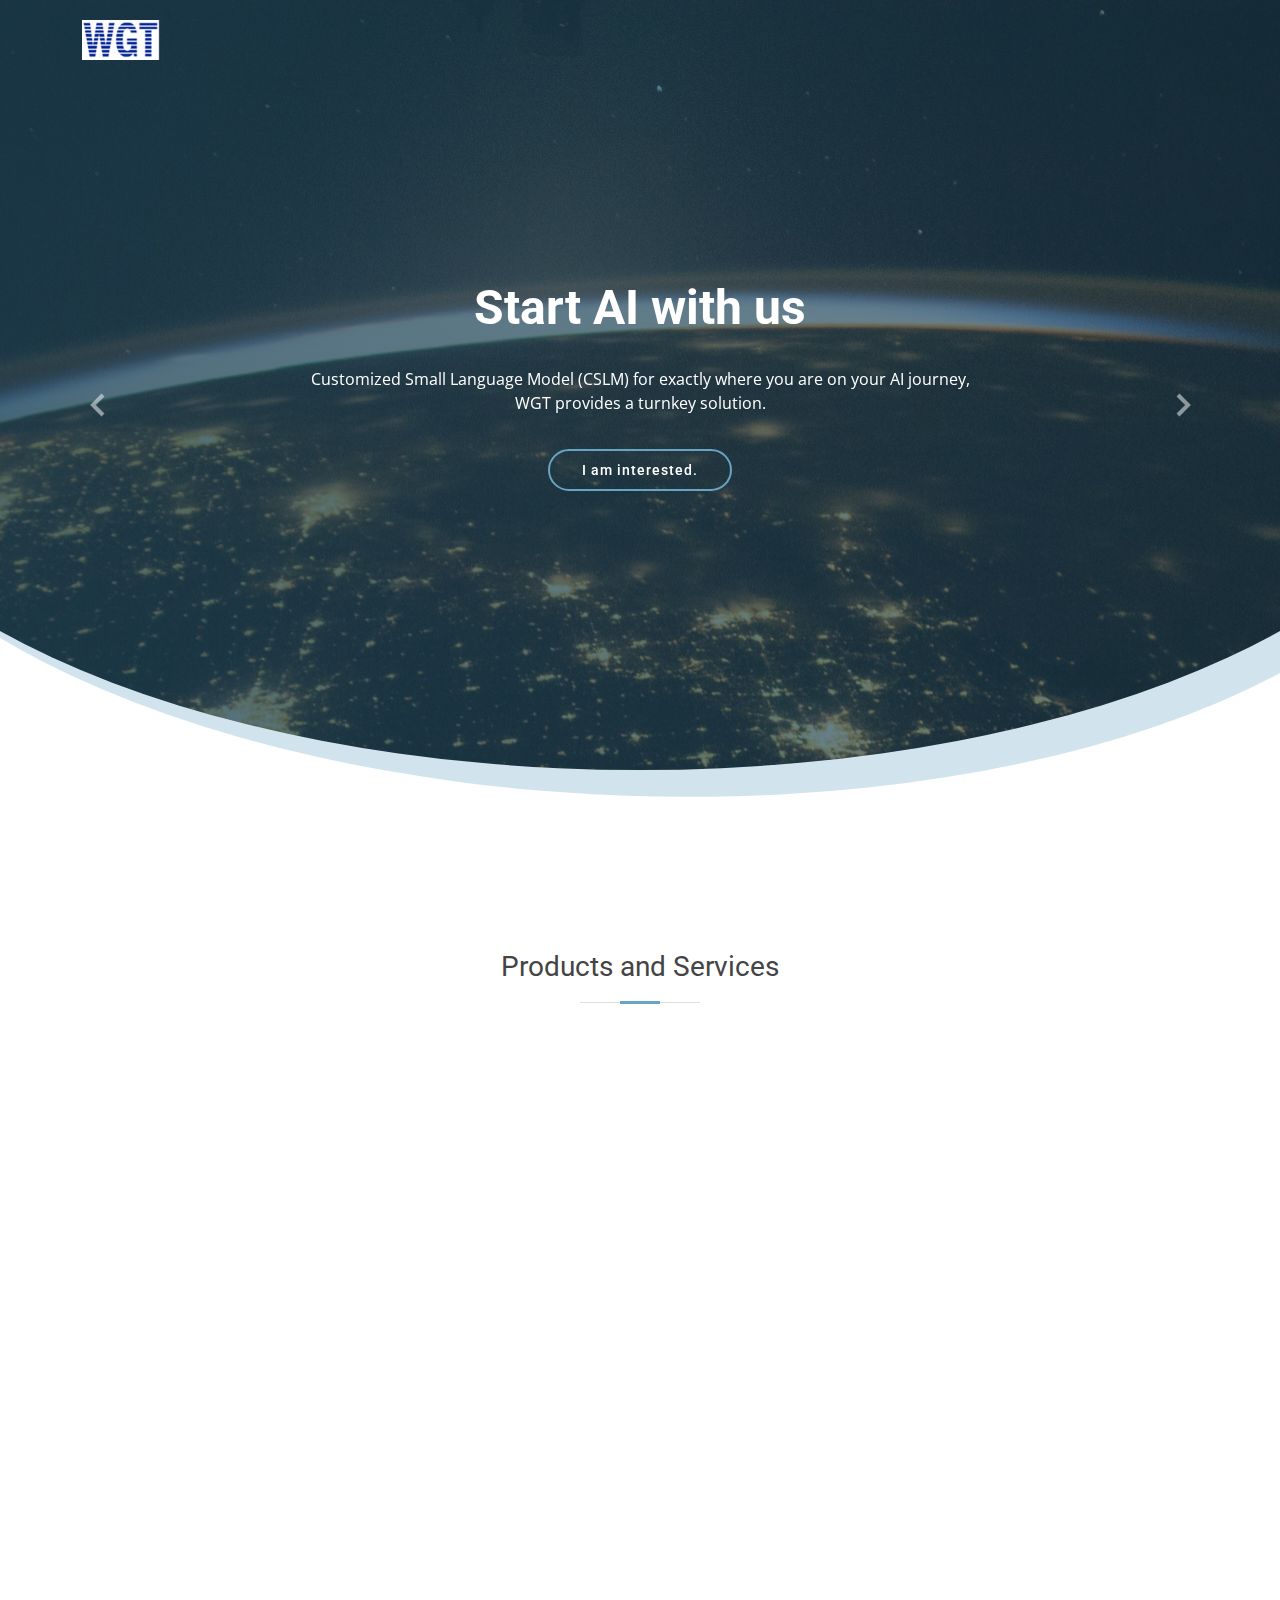
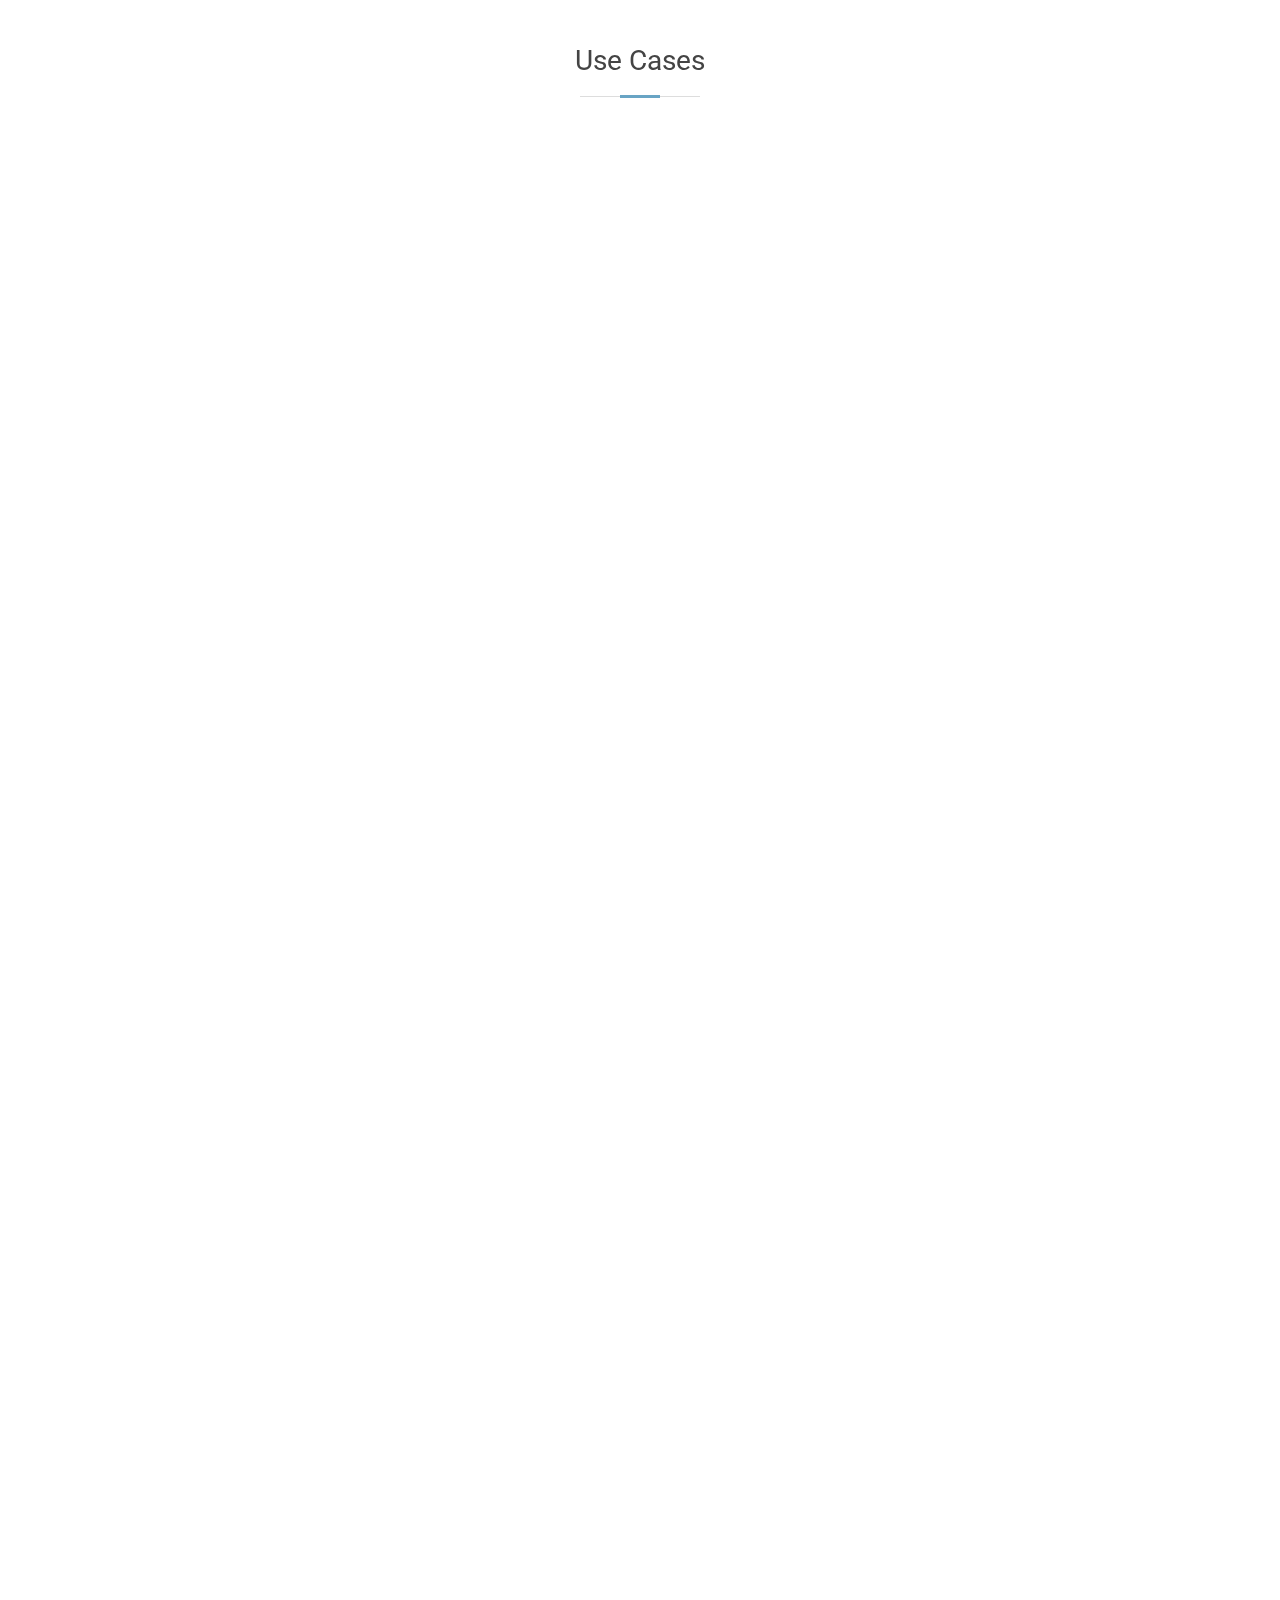
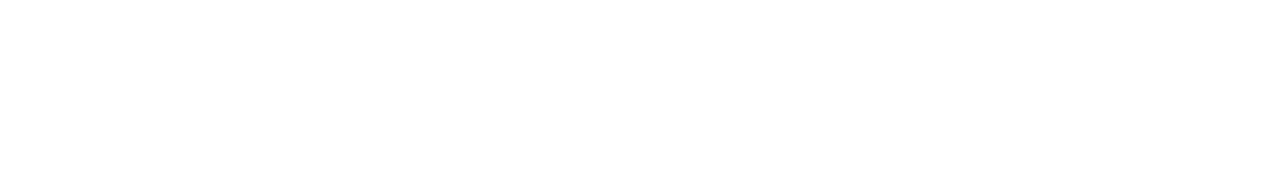
<file: index.html>
<!DOCTYPE html>
<html lang="en">

<!-- Google tag (gtag.js) -->
<script async src="https://www.googletagmanager.com/gtag/js?id=G-MXFFBQSV5Q"></script>
<script>
  window.dataLayer = window.dataLayer || [];
  function gtag() { dataLayer.push(arguments); }
  gtag('js', new Date());

  gtag('config', 'G-MXFFBQSV5Q');
</script>

<head>
  <meta charset="utf-8">
  <meta content="width=device-width, initial-scale=1.0" name="viewport">

  <title>Washington General Technology - Empower Human with AI</title>
  <meta content="" name="description">
  <meta content="" name="keywords">

  <!-- Favicons -->
  <link href="assets/img/favicon.png" rel="icon">
  <link href="assets/img/apple-touch-icon.png" rel="apple-touch-icon">

  <!-- Google Fonts -->
  <link
    href="https://fonts.googleapis.com/css?family=Open+Sans:300,300i,400,400i,600,600i,700,700i|Roboto:300,300i,400,400i,500,500i,700,700i&display=swap"
    rel="stylesheet">

  <!-- Vendor CSS Files -->
  <link href="assets/vendor/animate.css/animate.min.css" rel="stylesheet">
  <link href="assets/vendor/aos/aos.css" rel="stylesheet">
  <link href="assets/vendor/bootstrap/css/bootstrap.min.css" rel="stylesheet">
  <link href="assets/vendor/bootstrap-icons/bootstrap-icons.css" rel="stylesheet">
  <link href="assets/vendor/boxicons/css/boxicons.min.css" rel="stylesheet">
  <link href="assets/vendor/glightbox/css/glightbox.min.css" rel="stylesheet">
  <link href="assets/vendor/swiper/swiper-bundle.min.css" rel="stylesheet">

  <!-- Template Main CSS File -->
  <link href="assets/css/style.css" rel="stylesheet">

</head>

<body>

  <!-- ======= Header ======= -->
  <header id="header" class="fixed-top d-flex align-items-center header-transparent">
    <div class="container d-flex justify-content-between align-items-center">

      <div class="logo">
        <!--
        <h1 class="text-light"><a href="index.html"><span>WGT</span></a></h1> -->
        <!-- Uncomment below if you prefer to use an image logo -->
        <a href="index.html"><img src="assets/img/wgt_logo.png" alt="" class="img-fluid"></a>
      </div>
      <!-- 
      <nav id="navbar" class="navbar">
        <ul>
          <li><a class="active " href="index.html">Home</a></li>
          <li><a href="about.html">About</a></li>
          <li><a href="services.html">Services</a></li>
          <li><a href="portfolio.html">Portfolio</a></li>
          <li><a href="team.html">Team</a></li>
          <li><a href="blog.html">Blog</a></li>
          <li><a href="contact.html">Contact Us</a></li>
        </ul>
        <i class="bi bi-list mobile-nav-toggle"></i>
      </nav> -->
      <!-- .navbar -->

    </div>
  </header><!-- End Header -->

  <!-- ======= Hero Section ======= -->
  <section id="hero" class="d-flex justify-cntent-center align-items-center">
    <div id="heroCarousel" class="container carousel carousel-fade" data-bs-ride="carousel" data-bs-interval="5000">

      <!-- Slide 1 -->
      <div class="carousel-item active">
        <div class="carousel-container">
          <h2 class="animate__animated animate__fadeInDown">Start AI with us</span></h2>
          <p class="animate__animated animate__fadeInUp">

            Customized Small Language Model (CSLM) for exactly where you are on your AI journey, WGT provides
            a turnkey solution.
            <br /> <br />
            <a href="https://calendly.com/baiyungao/30min?month=2024-10" target="_blank"
              class="btn-get-started animate__animated animate__fadeInUp">I am interested.</a>
          </p>
          <!--
            <a href="" class="btn-get-started animate__animated animate__fadeInUp">Read More</a>
            -->
        </div>
      </div>

      <!-- Slide 2 -->
      <div class="carousel-item">
        <div class="carousel-container">
          <h2 class="animate__animated animate__fadeInDown">Pluggable AI models</h2>
          <p class="animate__animated animate__fadeInUp">
            We specialize in evaluating AI models, Our unique evaluation process combines expert analysis with tailored
            criteria to ensure you find the most effective model for your use cases.
          </p>
          <!--
            <a href="" class="btn-get-started animate__animated animate__fadeInUp">Read More</a>
            -->
        </div>
      </div>


      <!-- Slide 3 -->
      <div class="carousel-item">
        <div class="carousel-container">
          <h2 class="animate__animated animate__fadeInDown">Enterprise Data = Solution</h2>
          <p class="animate__animated animate__fadeInUp">
            Seamlessly connect to a vast array of your data sources, discover the knowledge and intent,
            build the model, and feedback to your use cases. Automatically...
          </p>
          <!--
            <a href="" class="btn-get-started animate__animated animate__fadeInUp">Read More</a>
            -->
        </div>
      </div>

      <a class="carousel-control-prev" href="#heroCarousel" role="button" data-bs-slide="prev">
        <span class="carousel-control-prev-icon bx bx-chevron-left" aria-hidden="true"></span>
      </a>

      <a class="carousel-control-next" href="#heroCarousel" role="button" data-bs-slide="next">
        <span class="carousel-control-next-icon bx bx-chevron-right" aria-hidden="true"></span>
      </a>

    </div>
  </section><!-- End Hero -->

  <main id="main">
    <!-- ======= Services Section ======= -->
    <section class="services">
      <div class="container">

        <div class="section-title">
          <h2>Products and Services</h2>
        </div>

        <div class="row">
          <div class="col-md-6 col-lg-3 d-flex align-items-stretch" data-aos="fade-up">
            <div class="icon-box icon-box-cyan">
              <div class="icon"><i class="bx bx-file"></i></div>
              <h4 class="title"><a href="">Safe and Trustworthy AI</a></h4>
              <p class="description">
                WGT ensures AI safety and compliance by aligning AI solutions with data governance. Our framework
                prioritizes security, ethical practices, and risk mitigation, enabling responsible and effective AI
                deployment for your organization.
              </p>
            </div>
          </div>

          <div class="col-md-6 col-lg-3 d-flex align-items-stretch" data-aos="fade-up" data-aos-delay="100">
            <div class="icon-box icon-box-pink">
              <div class="icon"><i class="bx bxl-dribbble"></i></div>
              <h4 class="title"><a href="">Enterprise AI Enabling</a></h4>
              <p class="description">
                Are you eager to start your AI adoption journey? We're here to help. Our consultation service guides you
                in identifying key use cases and creating a tailored roadmap for your unique scenario.
              </p>
            </div>
          </div>

          <div class="col-md-6 col-lg-3 d-flex align-items-stretch" data-aos="fade-up" data-aos-delay="200">
            <div class="icon-box icon-box-green">
              <div class="icon"><i class="bx bx-tachometer"></i></div>
              <h4 class="title"><a href="">Enterprise Knowledge Graph</a></h4>
              <p class="description">
                A Generative AI-powered knowledge management platform that consolidates diverse data sources provides a
                unified view, tracks progress, identifies risks, and ensures compliance.
              </p>
            </div>
          </div>

          <div class="col-md-6 col-lg-3 d-flex align-items-stretch" data-aos="fade-up" data-aos-delay="200">
            <div class="icon-box icon-box-blue">
              <div class="icon"><i class="bx bx-world"></i></div>
              <h4 class="title"><a href="">User Expereice Engine</a></h4>
              <p class="description">
                AI-powered platform designed to optimize user engagement in marketing, sales, training, and customer
                support. Its seamless integration into existing workflows drives efficiency and ensures maximum user
                experience.
              </p>
            </div>
          </div>

        </div>

      </div>
    </section><!-- End Services Section -->

    <!-- ======= Why Us Section ======= -->
    <!--
    <section class="why-us section-bg" data-aos="fade-up" date-aos-delay="200">
      <div class="container">

        <div class="row">
          <div class="col-lg-6 video-box">
            <img src="assets/img/why-us.jpg" class="img-fluid" alt="">
            <a href="https://www.youtube.com/watch?v=jDDaplaOz7Q" class="venobox play-btn mb-4" data-vbtype="video"
              data-autoplay="true"></a>
          </div>

          <div class="col-lg-6 d-flex flex-column justify-content-center p-5">

            <div class="icon-box">
              <div class="icon"><i class="bx bx-fingerprint"></i></div>
              <h4 class="title"><a href="">Why 1</a></h4>
              <p class="description">Voluptatum deleniti atque corrupti quos dolores et quas molestias excepturi sint
                occaecati cupiditate non provident</p>
            </div>

            <div class="icon-box">
              <div class="icon"><i class="bx bx-gift"></i></div>
              <h4 class="title"><a href="">Why 2</a></h4>
              <p class="description">At vero eos et accusamus et iusto odio dignissimos ducimus qui blanditiis
                praesentium voluptatum deleniti atque</p>
            </div>

          </div>
        </div>

      </div>
    </section>
    -->
    <!-- End Why Us Section -->

    <!-- ======= Features Section ======= -->
    <section class="features">
      <div class="container">

        <div class="section-title">
          <h2>Use Cases</h2>
        </div>

        <div class="row" data-aos="fade-up">
          <div class="col-md-5">
            <img src="assets/img/features-1.svg" class="img-fluid" alt="">
          </div>
          <div class="col-md-7 pt-4">
            <h3>User Engagement</h3>
            <p class="fst-italic">
              Partnering with industry leaders, we leverage Generative AI and customer data to optimize user engagement
              and maximize value. This solution enhances experiences across marketing, sales, training, and customer
              support, delivering personalized interactions that drive customer satisfaction and business outcomes. </p>
            <ul>
              <li><i class="bi bi-check"></i> Blending AI-driven automation with human expertise</li>
              <li><i class="bi bi-check"></i> Real-time collection of customer feedback and sentiment</li>
            </ul>
          </div>
        </div>

        <div class="row" data-aos="fade-up">
          <div class="col-md-5 order-1 order-md-2">
            <img src="assets/img/features-3.svg" class="img-fluid" alt="">
          </div>
          <div class="col-md-7 pt-5 order-2 order-md-1">
            <h3>Document and Case Management</h3>
            <p class="fst-italic">
              Powered by Generative AI, our system streamlines document management by heuristically building domain
              knowledge through interactions with cross-functional teams. It then applies this knowledge to improve
              content quality and consistency and enhance organizational efficiency.
            </p>
            <ul>
              <li><i class="bi bi-check"></i> Comprehensive knowledge schema definition</li>
              <li><i class="bi bi-check"></i> Total knowledge and action observability and accountability</li>
            </ul>
          </div>
        </div>

        <div class="row" data-aos="fade-up">
          <div class="col-md-5">
            <img src="assets/img/features-4.svg" class="img-fluid" alt="">
          </div>
          <div class="col-md-7 pt-5">
            <h3>Audit and Compliance</h3>
            <p>Our AI-powered system automates audit and compliance by collecting artifacts across enterprise
              boundaries, bookkeeping data, and analyzing information. It generates comprehensive reports and
              initiates actions based on customized rules, ensuring seamless adherence to regulations and simplifying
              enterprise-wide compliance management.</p>
            <ul>
              <li><i class="bi bi-check"></i> Plugable compliance framework.</li>
              <li><i class="bi bi-check"></i> Unified information center with personalized perspective.</li>
            </ul>
          </div>
        </div>
        <!--
        <div class="row" data-aos="fade-up">
          <div class="col-md-5 order-1 order-md-2">
            <img src="assets/img/features-4.svg" class="img-fluid" alt="">
          </div>
          <div class="col-md-7 pt-5 order-2 order-md-1">
            <h3>Quas et necessitatibus eaque impedit ipsum animi consequatur incidunt in</h3>
            <p class="fst-italic">
              Lorem ipsum dolor sit amet, consectetur adipiscing elit, sed do eiusmod tempor incididunt ut labore et
              dolore
              magna aliqua.
            </p>
            <p>
              Ullamco laboris nisi ut aliquip ex ea commodo consequat. Duis aute irure dolor in reprehenderit in
              voluptate
              velit esse cillum dolore eu fugiat nulla pariatur. Excepteur sint occaecat cupidatat non proident, sunt in
              culpa qui officia deserunt mollit anim id est laborum
            </p>
          </div>
        </div>
        -->

      </div>
    </section><!-- End Features Section -->

  </main><!-- End #main -->

  <!-- ======= Footer ======= -->
  <footer id="footer" data-aos="fade-up" data-aos-easing="ease-in-out" data-aos-duration="500">

    <!-- add newsletter later
    <div class="footer-newsletter">
      <div class="container">
        <div class="row">
          <div class="col-lg-6">
            <h4>Our Newsletter</h4>
            <p>Subscribe our AI adoption newsletter to be part of AI transition journey</p>
          </div>
          <div class="col-lg-6">
            <form action="" method="post">
              <input type="email" name="email"><input type="submit" value="Subscribe">
            </form>
          </div>
        </div>
      </div>
    </div>
    -->
    <div class="footer-top">
      <div class="container">
        <div class="row">
          <!--
          <div class="col-lg-3 col-md-6 footer-links">
            <h4>Useful Links</h4>
            <ul>
              <li><i class="bx bx-chevron-right"></i> <a href="#">Home</a></li>
              <li><i class="bx bx-chevron-right"></i> <a href="#">About us</a></li>
              <li><i class="bx bx-chevron-right"></i> <a href="#">Services</a></li>
              <li><i class="bx bx-chevron-right"></i> <a href="#">Terms of service</a></li>
              <li><i class="bx bx-chevron-right"></i> <a href="#">Privacy policy</a></li>
            </ul>
          </div>

          <div class="col-lg-3 col-md-6 footer-links">
            <h4>Our Services</h4>
            <ul>
              <li><i class="bx bx-chevron-right"></i> <a href="#">Web Design</a></li>
              <li><i class="bx bx-chevron-right"></i> <a href="#">Web Development</a></li>
              <li><i class="bx bx-chevron-right"></i> <a href="#">Product Management</a></li>
              <li><i class="bx bx-chevron-right"></i> <a href="#">Marketing</a></li>
              <li><i class="bx bx-chevron-right"></i> <a href="#">Graphic Design</a></li>
            </ul>
          </div>
          -->
          <div class="col-lg-6 col-md-12 footer-contact">
            <h4>Contact Us</h4>
            <p>
              <strong>Email us: </strong><a href="mailto:info@washingtongt.com">info@washingtongt.com</a><br />
              Find out our <a href="privacy-policy.html" target="_blank"> privacy policy</a>
            </p>
            <p>
              <script src="https://platform.linkedin.com/in.js" type="text/javascript"> lang: en_US</script>
              <script type="IN/FollowCompany" data-id="94435624" data-counter="bottom"></script>
            </p>


          </div>

          <div class="col-lg-6 col-md-12 footer-info">
            <h3>About WGT</h3>
            <p>A Virginia-based startup, we are data, knowledge, and engineering experts
            </p>

            <p>
              <b>Our Vision:</b> Improving Humanity and Equality via AI
            </p>

            <p><b>Our Mission:</b> Advancing Generative AI to enhance quality of life and drive societal equality
              through innovative, accessible, and transformative solutions.</p>
            <!-- comment out the social media             
            <div class="social-links mt-3">
              <a href="#" class="twitter"><i class="bx bxl-twitter"></i></a>
              <a href="#" class="facebook"><i class="bx bxl-facebook"></i></a>
              <a href="#" class="instagram"><i class="bx bxl-instagram"></i></a>
              <a href="#" class="linkedin"><i class="bx bxl-linkedin"></i></a>
              

            </div> -->
          </div>

        </div>
      </div>
    </div>

    <div class="container">
      <div class="copyright">
        &copy; 2025 Copyright <strong><span>Washington General Technology</span></strong>. All Rights Reserved
      </div>
      <div class="credits">
        <!-- All the links in the footer should remain intact. -->
        <!-- You can delete the links only if you purchased the pro version. -->
        <!-- Licensing information: https://bootstrapmade.com/license/ -->
        <!-- Purchase the pro version with working PHP/AJAX contact form: https://bootstrapmade.com/free-bootstrap-template-corporate-moderna/ -->
        <!-- Designed by <a href="https://bootstrapmade.com/">BootstrapMade</a> -->
      </div>
    </div>
  </footer><!-- End Footer -->

  <a href="#" class="back-to-top d-flex align-items-center justify-content-center"><i
      class="bi bi-arrow-up-short"></i></a>

  <!-- Vendor JS Files -->
  <script src="assets/vendor/purecounter/purecounter_vanilla.js"></script>
  <script src="assets/vendor/aos/aos.js"></script>
  <script src="assets/vendor/bootstrap/js/bootstrap.bundle.min.js"></script>
  <script src="assets/vendor/glightbox/js/glightbox.min.js"></script>
  <script src="assets/vendor/isotope-layout/isotope.pkgd.min.js"></script>
  <script src="assets/vendor/swiper/swiper-bundle.min.js"></script>
  <script src="assets/vendor/waypoints/noframework.waypoints.js"></script>
  <script src="assets/vendor/php-email-form/validate.js"></script>

  <!-- Template Main JS File -->
  <script src="assets/js/main.js"></script>

</body>

</html>
</file>
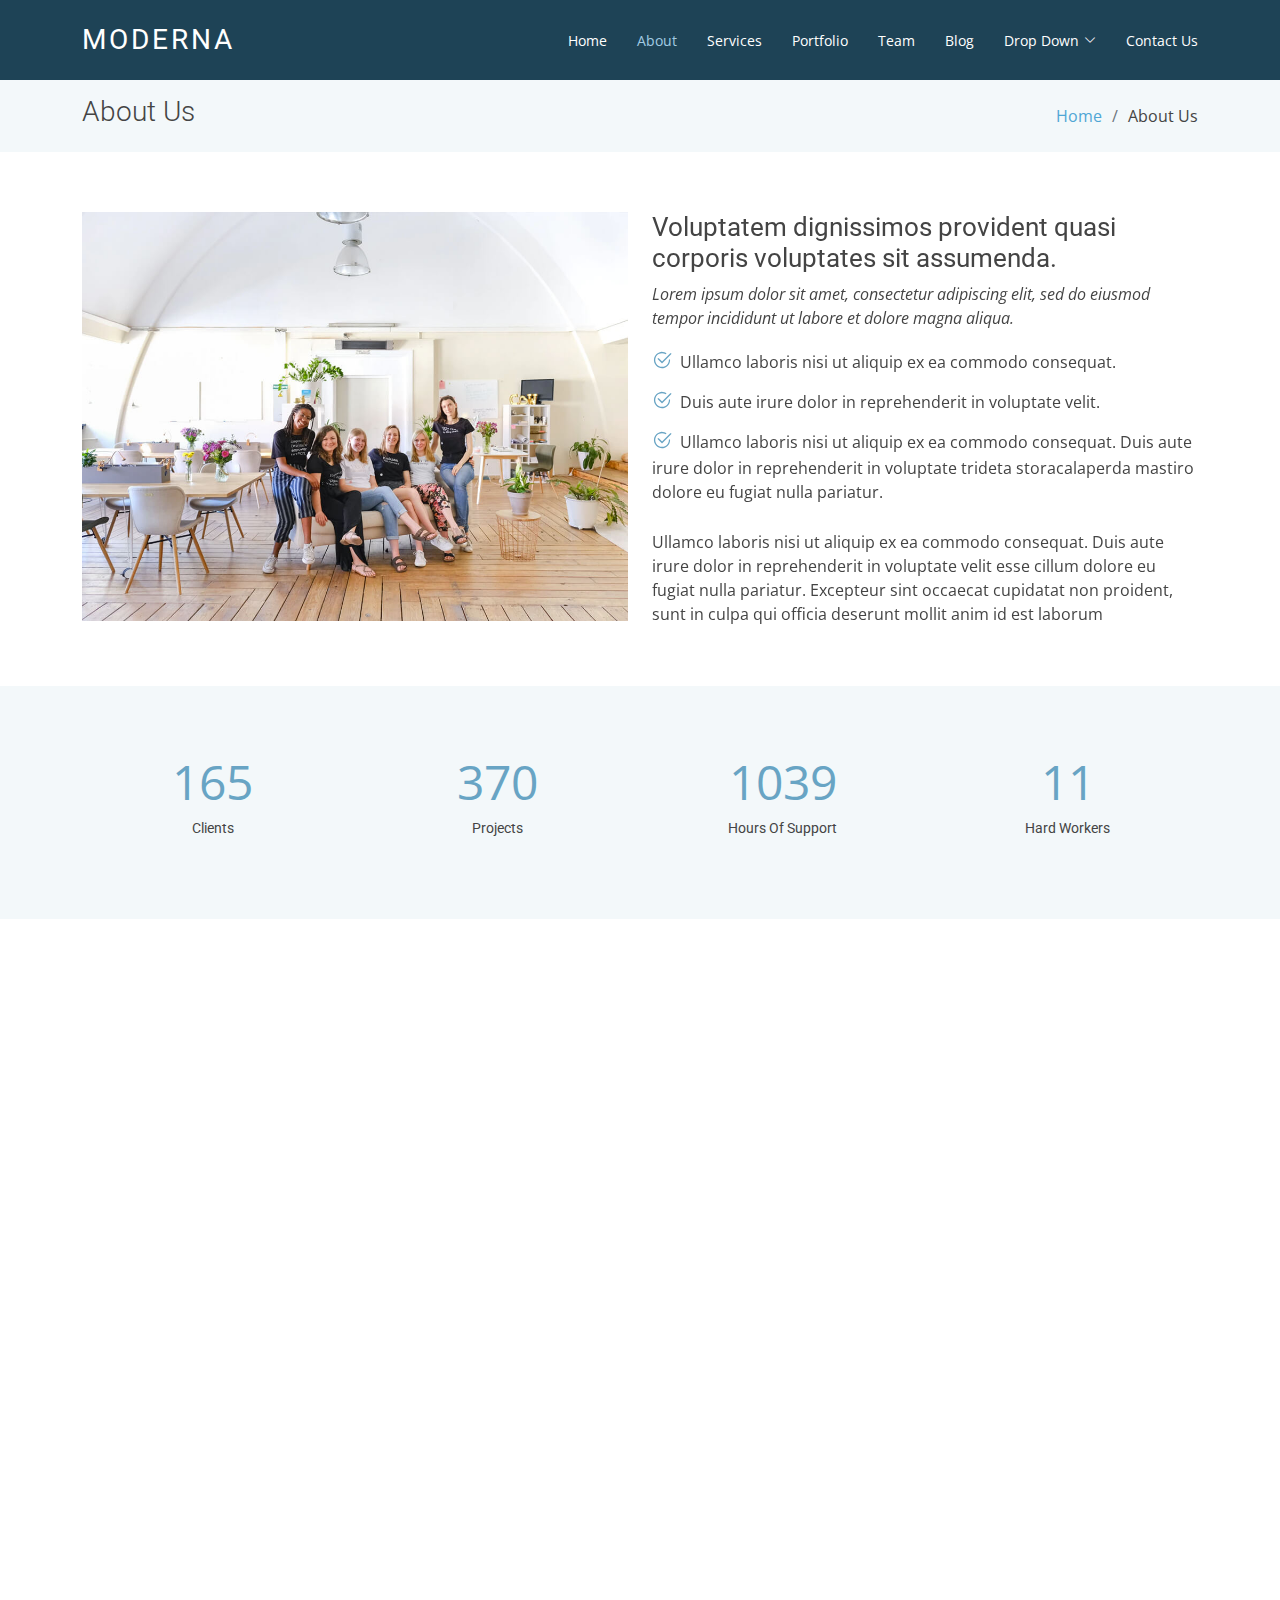
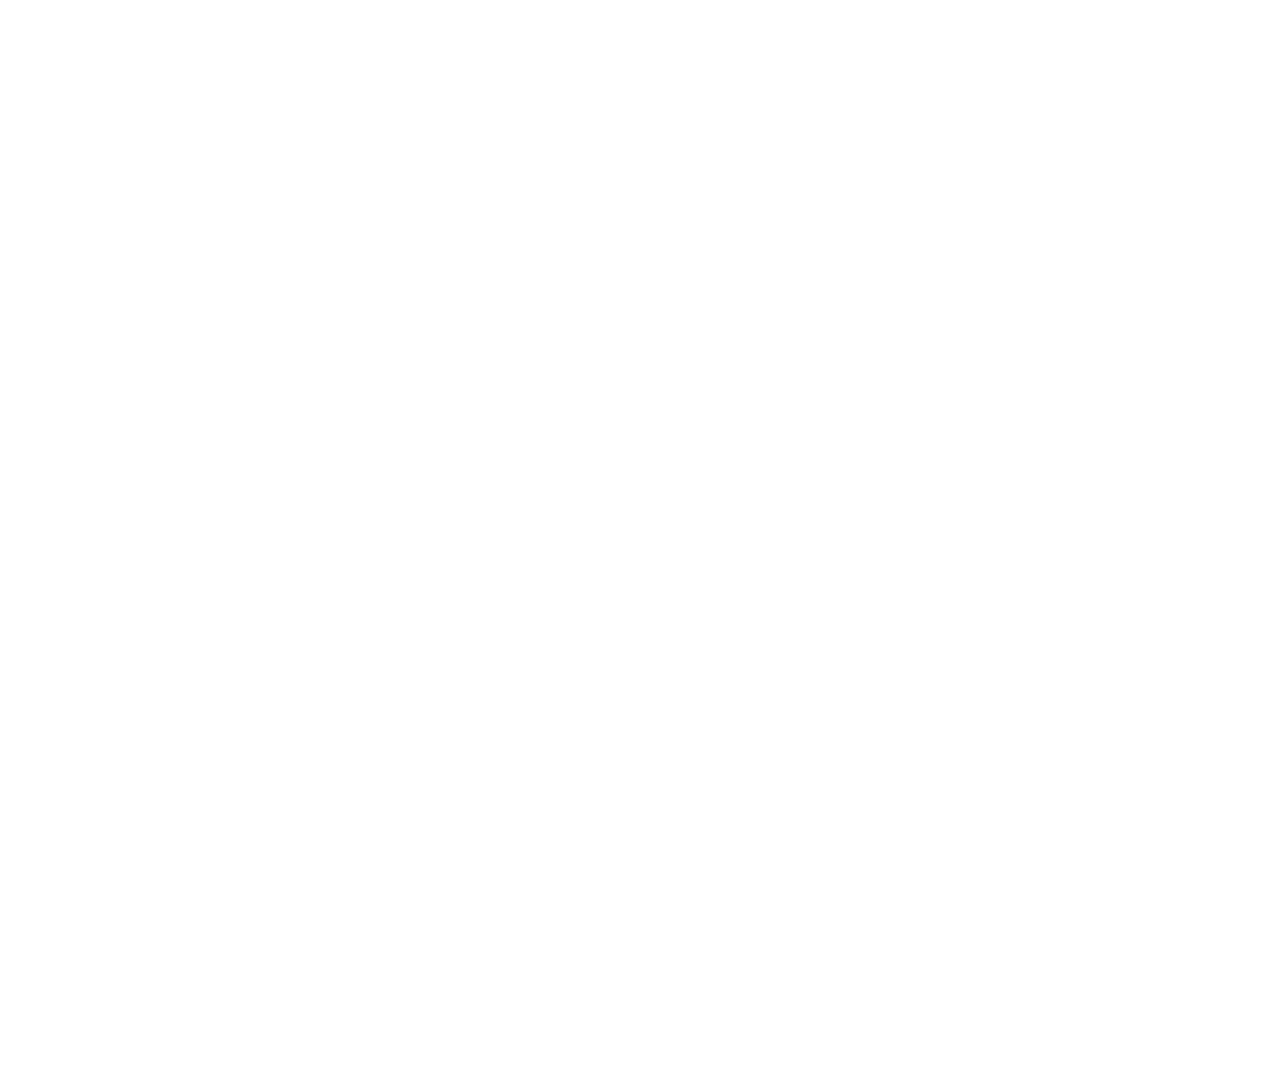
<file: about.html>
<!DOCTYPE html>
<html lang="en">

<head>
  <meta charset="utf-8">
  <meta content="width=device-width, initial-scale=1.0" name="viewport">

  <title>About - Moderna Bootstrap Template</title>
  <meta content="" name="description">
  <meta content="" name="keywords">

  <!-- Favicons -->
  <link href="assets/img/favicon.png" rel="icon">
  <link href="assets/img/apple-touch-icon.png" rel="apple-touch-icon">

  <!-- Google Fonts -->
  <link href="https://fonts.googleapis.com/css?family=Open+Sans:300,300i,400,400i,600,600i,700,700i|Roboto:300,300i,400,400i,500,500i,700,700i&display=swap" rel="stylesheet">

  <!-- Vendor CSS Files -->
  <link href="assets/vendor/animate.css/animate.min.css" rel="stylesheet">
  <link href="assets/vendor/aos/aos.css" rel="stylesheet">
  <link href="assets/vendor/bootstrap/css/bootstrap.min.css" rel="stylesheet">
  <link href="assets/vendor/bootstrap-icons/bootstrap-icons.css" rel="stylesheet">
  <link href="assets/vendor/boxicons/css/boxicons.min.css" rel="stylesheet">
  <link href="assets/vendor/glightbox/css/glightbox.min.css" rel="stylesheet">
  <link href="assets/vendor/swiper/swiper-bundle.min.css" rel="stylesheet">

  <!-- Template Main CSS File -->
  <link href="assets/css/style.css" rel="stylesheet">

  <!-- =======================================================
  * Template Name: Moderna - v4.10.1
  * Template URL: https://bootstrapmade.com/free-bootstrap-template-corporate-moderna/
  * Author: BootstrapMade.com
  * License: https://bootstrapmade.com/license/
  ======================================================== -->
</head>

<body>

  <!-- ======= Header ======= -->
  <header id="header" class="fixed-top d-flex align-items-center ">
    <div class="container d-flex justify-content-between align-items-center">

      <div class="logo">
        <h1 class="text-light"><a href="index.html"><span>Moderna</span></a></h1>
        <!-- Uncomment below if you prefer to use an image logo -->
        <!-- <a href="index.html"><img src="assets/img/logo.png" alt="" class="img-fluid"></a>-->
      </div>

      <nav id="navbar" class="navbar">
        <ul>
          <li><a class="" href="index.html">Home</a></li>
          <li><a class="active" href="about.html">About</a></li>
          <li><a href="services.html">Services</a></li>
          <li><a href="portfolio.html">Portfolio</a></li>
          <li><a href="team.html">Team</a></li>
          <li><a href="blog.html">Blog</a></li>
          <li class="dropdown"><a href="#"><span>Drop Down</span> <i class="bi bi-chevron-down"></i></a>
            <ul>
              <li><a href="#">Drop Down 1</a></li>
              <li class="dropdown"><a href="#"><span>Deep Drop Down</span> <i class="bi bi-chevron-right"></i></a>
                <ul>
                  <li><a href="#">Deep Drop Down 1</a></li>
                  <li><a href="#">Deep Drop Down 2</a></li>
                  <li><a href="#">Deep Drop Down 3</a></li>
                  <li><a href="#">Deep Drop Down 4</a></li>
                  <li><a href="#">Deep Drop Down 5</a></li>
                </ul>
              </li>
              <li><a href="#">Drop Down 2</a></li>
              <li><a href="#">Drop Down 3</a></li>
              <li><a href="#">Drop Down 4</a></li>
            </ul>
          </li>
          <li><a href="contact.html">Contact Us</a></li>
        </ul>
        <i class="bi bi-list mobile-nav-toggle"></i>
      </nav><!-- .navbar -->

    </div>
  </header><!-- End Header -->

  <main id="main">

    <!-- ======= About Us Section ======= -->
    <section class="breadcrumbs">
      <div class="container">

        <div class="d-flex justify-content-between align-items-center">
          <h2>About Us</h2>
          <ol>
            <li><a href="index.html">Home</a></li>
            <li>About Us</li>
          </ol>
        </div>

      </div>
    </section><!-- End About Us Section -->

    <!-- ======= About Section ======= -->
    <section class="about" data-aos="fade-up">
      <div class="container">

        <div class="row">
          <div class="col-lg-6">
            <img src="assets/img/about.jpg" class="img-fluid" alt="">
          </div>
          <div class="col-lg-6 pt-4 pt-lg-0">
            <h3>Voluptatem dignissimos provident quasi corporis voluptates sit assumenda.</h3>
            <p class="fst-italic">
              Lorem ipsum dolor sit amet, consectetur adipiscing elit, sed do eiusmod tempor incididunt ut labore et dolore
              magna aliqua.
            </p>
            <ul>
              <li><i class="bi bi-check2-circle"></i> Ullamco laboris nisi ut aliquip ex ea commodo consequat.</li>
              <li><i class="bi bi-check2-circle"></i> Duis aute irure dolor in reprehenderit in voluptate velit.</li>
              <li><i class="bi bi-check2-circle"></i> Ullamco laboris nisi ut aliquip ex ea commodo consequat. Duis aute irure dolor in reprehenderit in voluptate trideta storacalaperda mastiro dolore eu fugiat nulla pariatur.</li>
            </ul>
            <p>
              Ullamco laboris nisi ut aliquip ex ea commodo consequat. Duis aute irure dolor in reprehenderit in voluptate
              velit esse cillum dolore eu fugiat nulla pariatur. Excepteur sint occaecat cupidatat non proident, sunt in
              culpa qui officia deserunt mollit anim id est laborum
            </p>
          </div>
        </div>

      </div>
    </section><!-- End About Section -->

    <!-- ======= Facts Section ======= -->
    <section class="facts section-bg" data-aos="fade-up">
      <div class="container">

        <div class="row counters">

          <div class="col-lg-3 col-6 text-center">
            <span data-purecounter-start="0" data-purecounter-end="232" data-purecounter-duration="1" class="purecounter"></span>
            <p>Clients</p>
          </div>

          <div class="col-lg-3 col-6 text-center">
            <span data-purecounter-start="0" data-purecounter-end="521" data-purecounter-duration="1" class="purecounter"></span>
            <p>Projects</p>
          </div>

          <div class="col-lg-3 col-6 text-center">
            <span data-purecounter-start="0" data-purecounter-end="1463" data-purecounter-duration="1" class="purecounter"></span>
            <p>Hours Of Support</p>
          </div>

          <div class="col-lg-3 col-6 text-center">
            <span data-purecounter-start="0" data-purecounter-end="15" data-purecounter-duration="1" class="purecounter"></span>
            <p>Hard Workers</p>
          </div>

        </div>

      </div>
    </section><!-- End Facts Section -->

    <!-- ======= Our Skills Section ======= -->
    <section class="skills" data-aos="fade-up">
      <div class="container">

        <div class="section-title">
          <h2>Our Skills</h2>
          <p>Magnam dolores commodi suscipit. Necessitatibus eius consequatur ex aliquid fuga eum quidem. Sit sint consectetur velit. Quisquam quos quisquam cupiditate. Et nemo qui impedit suscipit alias ea. Quia fugiat sit in iste officiis commodi quidem hic quas.</p>
        </div>

        <div class="skills-content">

          <div class="progress">
            <div class="progress-bar bg-success" role="progressbar" aria-valuenow="100" aria-valuemin="0" aria-valuemax="100">
              <span class="skill">HTML <i class="val">100%</i></span>
            </div>
          </div>

          <div class="progress">
            <div class="progress-bar bg-info" role="progressbar" aria-valuenow="90" aria-valuemin="0" aria-valuemax="100">
              <span class="skill">CSS <i class="val">90%</i></span>
            </div>
          </div>

          <div class="progress">
            <div class="progress-bar bg-warning" role="progressbar" aria-valuenow="75" aria-valuemin="0" aria-valuemax="100">
              <span class="skill">JavaScript <i class="val">75%</i></span>
            </div>
          </div>

          <div class="progress">
            <div class="progress-bar bg-danger" role="progressbar" aria-valuenow="55" aria-valuemin="0" aria-valuemax="100">
              <span class="skill">Photoshop <i class="val">55%</i></span>
            </div>
          </div>

        </div>

      </div>
    </section><!-- End Our Skills Section -->

    <!-- ======= Tetstimonials Section ======= -->
    <section class="testimonials" data-aos="fade-up">
      <div class="container">

        <div class="section-title">
          <h2>Tetstimonials</h2>
          <p>Magnam dolores commodi suscipit. Necessitatibus eius consequatur ex aliquid fuga eum quidem. Sit sint consectetur velit. Quisquam quos quisquam cupiditate. Et nemo qui impedit suscipit alias ea. Quia fugiat sit in iste officiis commodi quidem hic quas.</p>
        </div>

        <div class="testimonials-carousel swiper">
          <div class="swiper-wrapper">
            <div class="testimonial-item swiper-slide">
              <img src="assets/img/testimonials/testimonials-1.jpg" class="testimonial-img" alt="">
              <h3>Saul Goodman</h3>
              <h4>Ceo &amp; Founder</h4>
              <p>
                <i class="bx bxs-quote-alt-left quote-icon-left"></i>
                Proin iaculis purus consequat sem cure digni ssim donec porttitora entum suscipit rhoncus. Accusantium quam, ultricies eget id, aliquam eget nibh et. Maecen aliquam, risus at semper.
                <i class="bx bxs-quote-alt-right quote-icon-right"></i>
              </p>
            </div>

            <div class="testimonial-item swiper-slide">
              <img src="assets/img/testimonials/testimonials-2.jpg" class="testimonial-img" alt="">
              <h3>Sara Wilsson</h3>
              <h4>Designer</h4>
              <p>
                <i class="bx bxs-quote-alt-left quote-icon-left"></i>
                Export tempor illum tamen malis malis eram quae irure esse labore quem cillum quid cillum eram malis quorum velit fore eram velit sunt aliqua noster fugiat irure amet legam anim culpa.
                <i class="bx bxs-quote-alt-right quote-icon-right"></i>
              </p>
            </div>

            <div class="testimonial-item swiper-slide">
              <img src="assets/img/testimonials/testimonials-3.jpg" class="testimonial-img" alt="">
              <h3>Jena Karlis</h3>
              <h4>Store Owner</h4>
              <p>
                <i class="bx bxs-quote-alt-left quote-icon-left"></i>
                Enim nisi quem export duis labore cillum quae magna enim sint quorum nulla quem veniam duis minim tempor labore quem eram duis noster aute amet eram fore quis sint minim.
                <i class="bx bxs-quote-alt-right quote-icon-right"></i>
              </p>
            </div>

            <div class="testimonial-item swiper-slide">
              <img src="assets/img/testimonials/testimonials-4.jpg" class="testimonial-img" alt="">
              <h3>Matt Brandon</h3>
              <h4>Freelancer</h4>
              <p>
                <i class="bx bxs-quote-alt-left quote-icon-left"></i>
                Fugiat enim eram quae cillum dolore dolor amet nulla culpa multos export minim fugiat minim velit minim dolor enim duis veniam ipsum anim magna sunt elit fore quem dolore labore illum veniam.
                <i class="bx bxs-quote-alt-right quote-icon-right"></i>
              </p>
            </div>

            <div class="testimonial-item swiper-slide">
              <img src="assets/img/testimonials/testimonials-5.jpg" class="testimonial-img" alt="">
              <h3>John Larson</h3>
              <h4>Entrepreneur</h4>
              <p>
                <i class="bx bxs-quote-alt-left quote-icon-left"></i>
                Quis quorum aliqua sint quem legam fore sunt eram irure aliqua veniam tempor noster veniam enim culpa labore duis sunt culpa nulla illum cillum fugiat legam esse veniam culpa fore nisi cillum quid.
                <i class="bx bxs-quote-alt-right quote-icon-right"></i>
              </p>
            </div>
          </div>
          <div class="swiper-pagination"></div>
        </div>

      </div>
    </section><!-- End Ttstimonials Section -->

  </main><!-- End #main -->

  <!-- ======= Footer ======= -->
  <footer id="footer" data-aos="fade-up" data-aos-easing="ease-in-out" data-aos-duration="500">

    <div class="footer-newsletter">
      <div class="container">
        <div class="row">
          <div class="col-lg-6">
            <h4>Our Newsletter</h4>
            <p>Tamen quem nulla quae legam multos aute sint culpa legam noster magna</p>
          </div>
          <div class="col-lg-6">
            <form action="" method="post">
              <input type="email" name="email"><input type="submit" value="Subscribe">
            </form>
          </div>
        </div>
      </div>
    </div>

    <div class="footer-top">
      <div class="container">
        <div class="row">

          <div class="col-lg-3 col-md-6 footer-links">
            <h4>Useful Links</h4>
            <ul>
              <li><i class="bx bx-chevron-right"></i> <a href="#">Home</a></li>
              <li><i class="bx bx-chevron-right"></i> <a href="#">About us</a></li>
              <li><i class="bx bx-chevron-right"></i> <a href="#">Services</a></li>
              <li><i class="bx bx-chevron-right"></i> <a href="#">Terms of service</a></li>
              <li><i class="bx bx-chevron-right"></i> <a href="#">Privacy policy</a></li>
            </ul>
          </div>

          <div class="col-lg-3 col-md-6 footer-links">
            <h4>Our Services</h4>
            <ul>
              <li><i class="bx bx-chevron-right"></i> <a href="#">Web Design</a></li>
              <li><i class="bx bx-chevron-right"></i> <a href="#">Web Development</a></li>
              <li><i class="bx bx-chevron-right"></i> <a href="#">Product Management</a></li>
              <li><i class="bx bx-chevron-right"></i> <a href="#">Marketing</a></li>
              <li><i class="bx bx-chevron-right"></i> <a href="#">Graphic Design</a></li>
            </ul>
          </div>

          <div class="col-lg-3 col-md-6 footer-contact">
            <h4>Contact Us</h4>
            <p>
              A108 Adam Street <br>
              New York, NY 535022<br>
              United States <br><br>
              <strong>Phone:</strong> +1 5589 55488 55<br>
              <strong>Email:</strong> info@example.com<br>
            </p>

          </div>

          <div class="col-lg-3 col-md-6 footer-info">
            <h3>About Moderna</h3>
            <p>Cras fermentum odio eu feugiat lide par naso tierra. Justo eget nada terra videa magna derita valies darta donna mare fermentum iaculis eu non diam phasellus.</p>
            <div class="social-links mt-3">
              <a href="#" class="twitter"><i class="bx bxl-twitter"></i></a>
              <a href="#" class="facebook"><i class="bx bxl-facebook"></i></a>
              <a href="#" class="instagram"><i class="bx bxl-instagram"></i></a>
              <a href="#" class="linkedin"><i class="bx bxl-linkedin"></i></a>
            </div>
          </div>

        </div>
      </div>
    </div>

    <div class="container">
      <div class="copyright">
        &copy; Copyright <strong><span>Moderna</span></strong>. All Rights Reserved
      </div>
      <div class="credits">
        <!-- All the links in the footer should remain intact. -->
        <!-- You can delete the links only if you purchased the pro version. -->
        <!-- Licensing information: https://bootstrapmade.com/license/ -->
        <!-- Purchase the pro version with working PHP/AJAX contact form: https://bootstrapmade.com/free-bootstrap-template-corporate-moderna/ -->
        Designed by <a href="https://bootstrapmade.com/">BootstrapMade</a>
      </div>
    </div>
  </footer><!-- End Footer -->

  <a href="#" class="back-to-top d-flex align-items-center justify-content-center"><i class="bi bi-arrow-up-short"></i></a>

  <!-- Vendor JS Files -->
  <script src="assets/vendor/purecounter/purecounter_vanilla.js"></script>
  <script src="assets/vendor/aos/aos.js"></script>
  <script src="assets/vendor/bootstrap/js/bootstrap.bundle.min.js"></script>
  <script src="assets/vendor/glightbox/js/glightbox.min.js"></script>
  <script src="assets/vendor/isotope-layout/isotope.pkgd.min.js"></script>
  <script src="assets/vendor/swiper/swiper-bundle.min.js"></script>
  <script src="assets/vendor/waypoints/noframework.waypoints.js"></script>
  <script src="assets/vendor/php-email-form/validate.js"></script>

  <!-- Template Main JS File -->
  <script src="assets/js/main.js"></script>

</body>

</html>
</file>
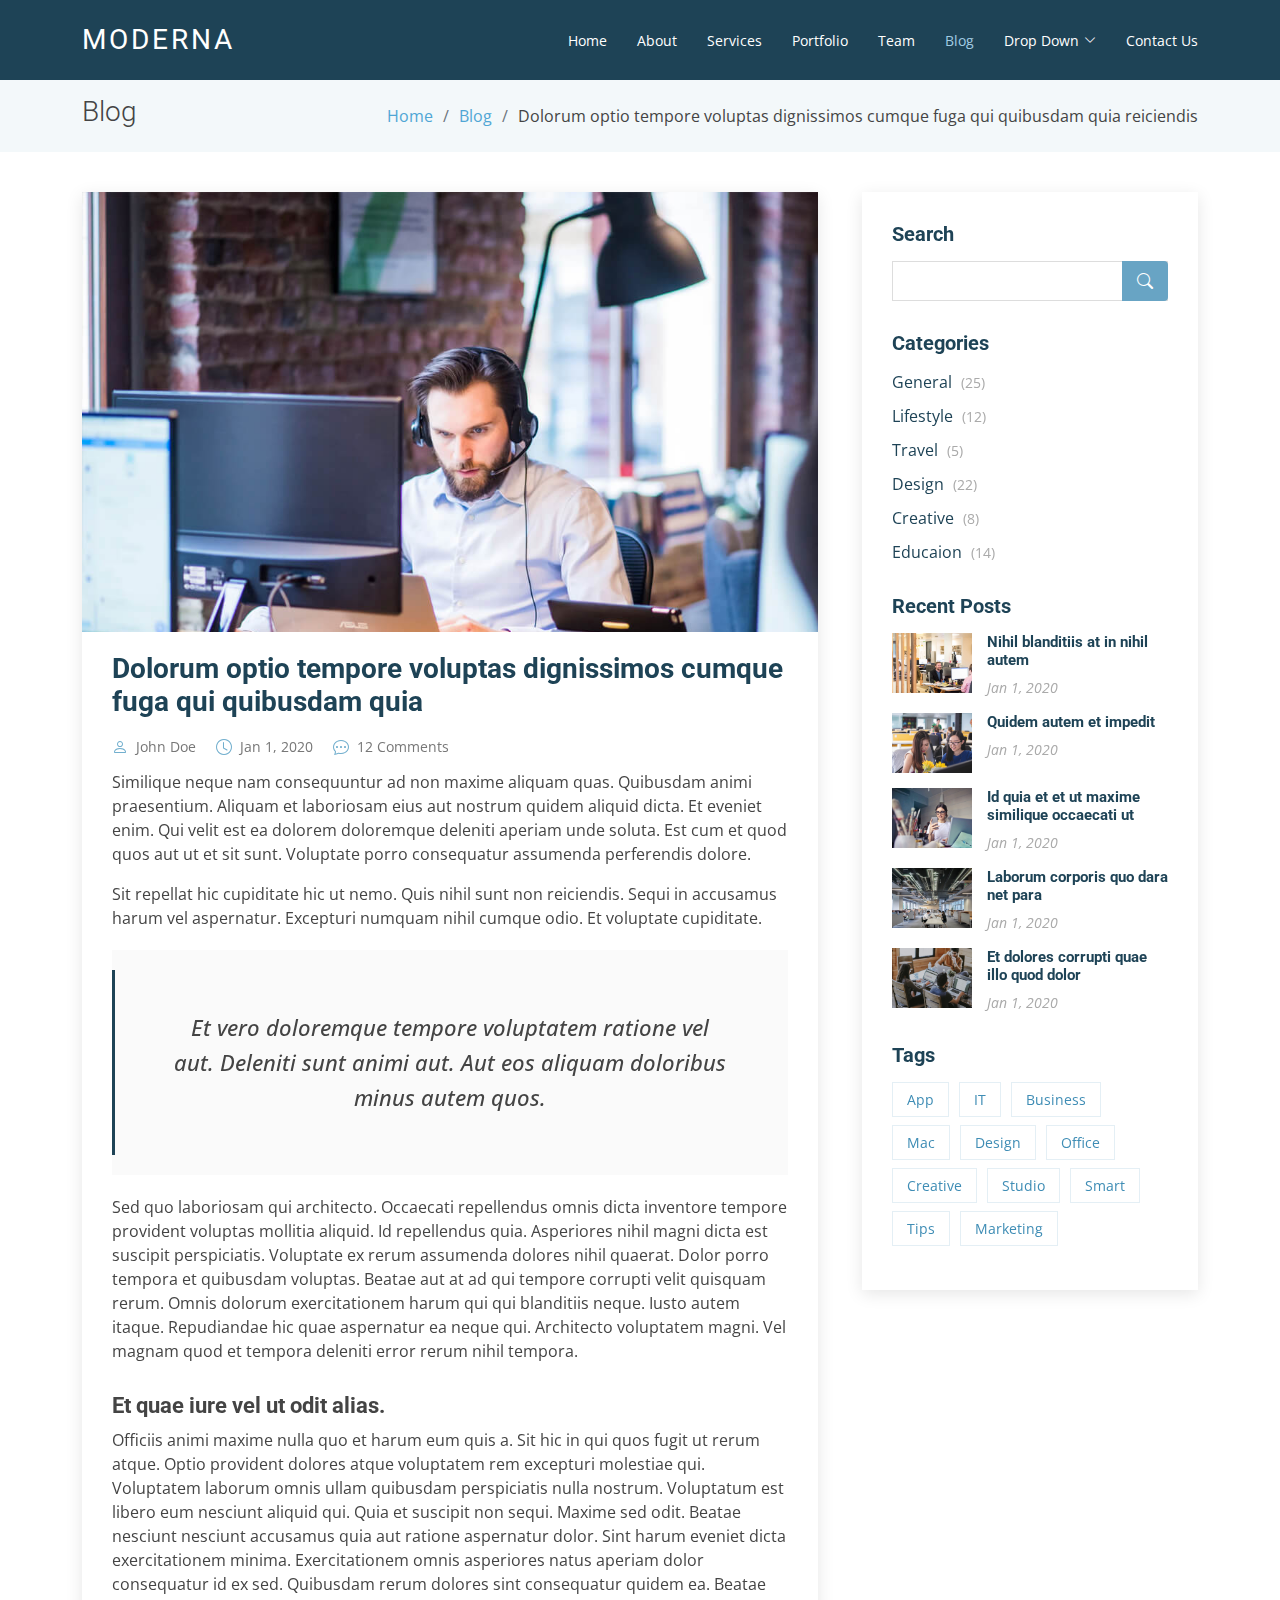
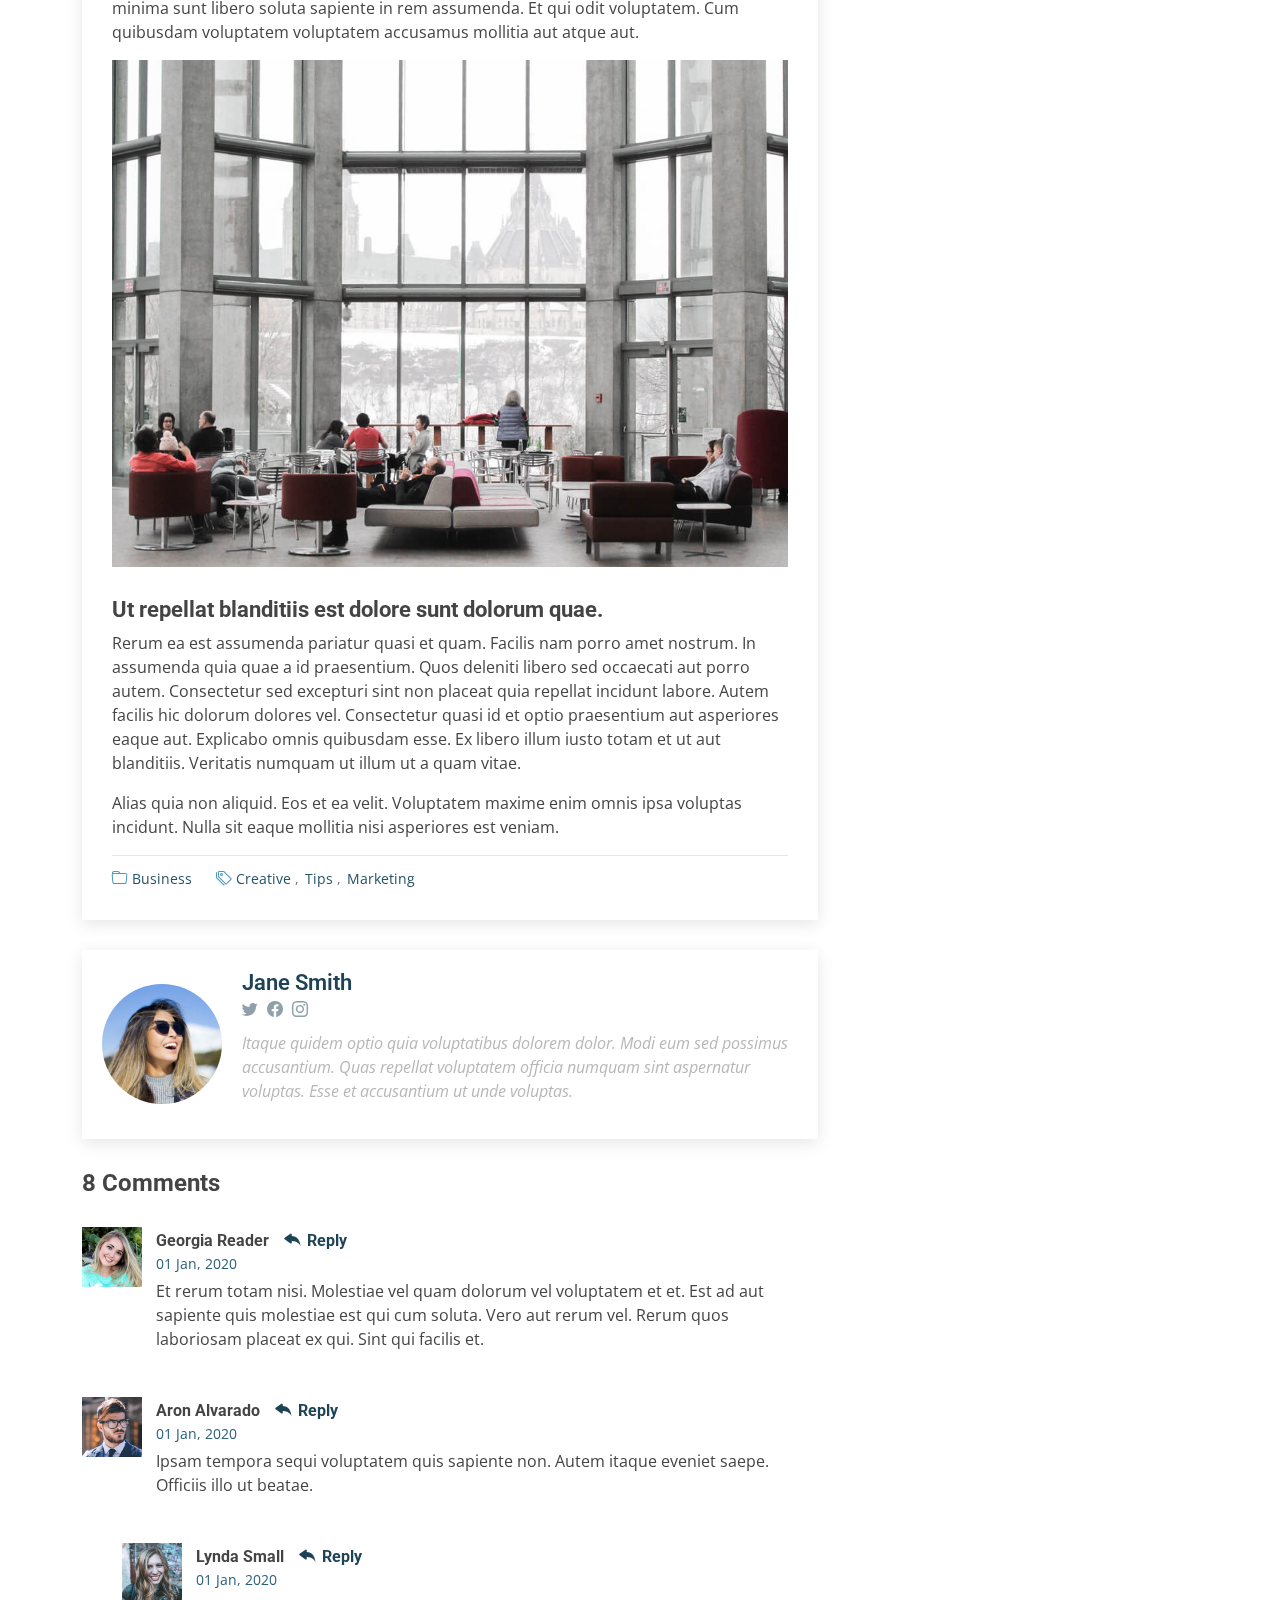
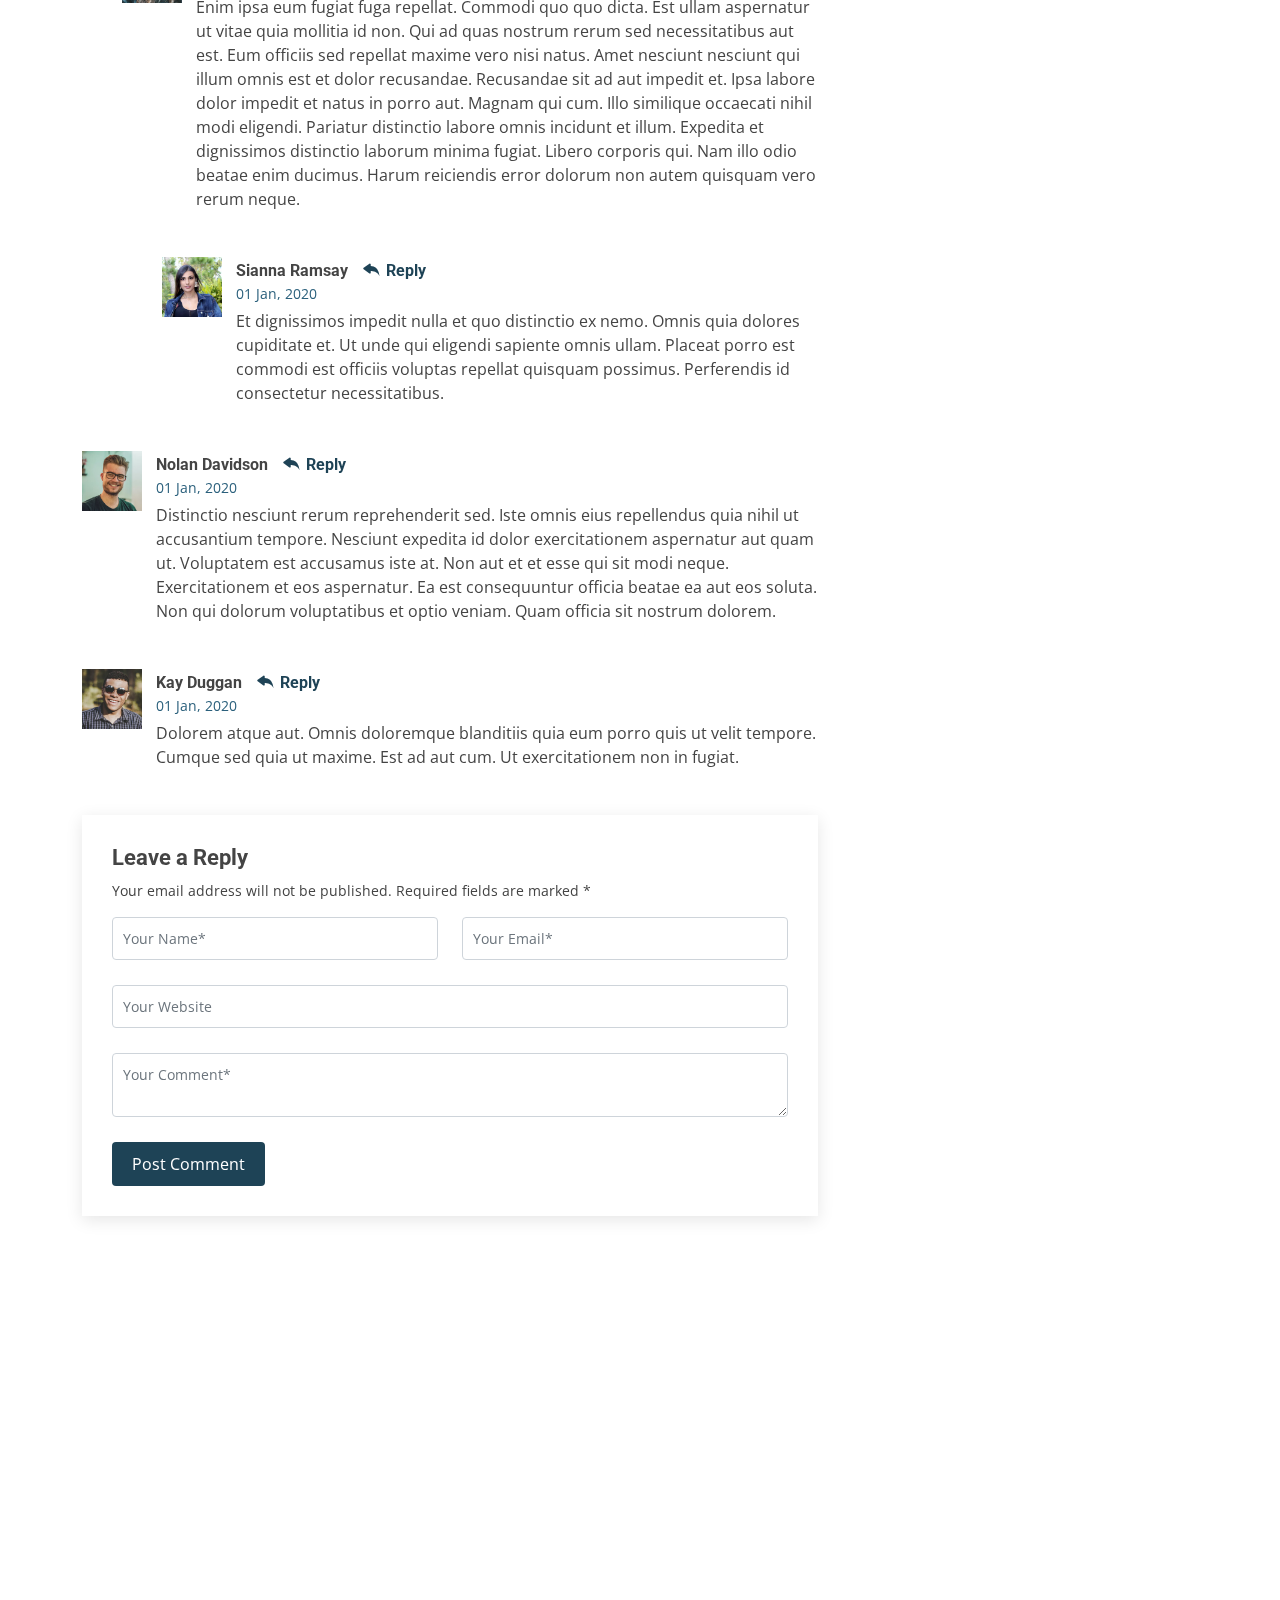
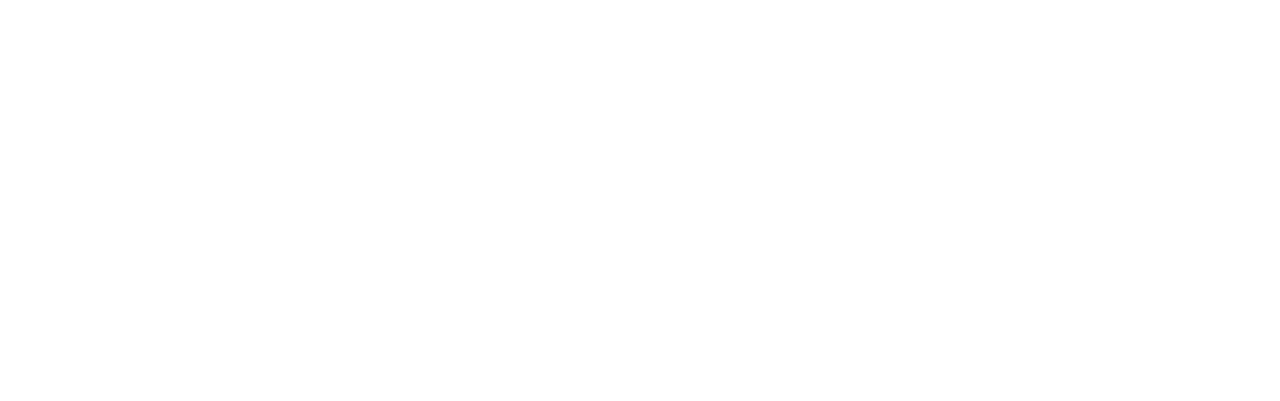
<file: blog-single.html>
<!DOCTYPE html>
<html lang="en">

<head>
  <meta charset="utf-8">
  <meta content="width=device-width, initial-scale=1.0" name="viewport">

  <title>Blog Single - Moderna Bootstrap Template</title>
  <meta content="" name="description">
  <meta content="" name="keywords">

  <!-- Favicons -->
  <link href="assets/img/favicon.png" rel="icon">
  <link href="assets/img/apple-touch-icon.png" rel="apple-touch-icon">

  <!-- Google Fonts -->
  <link href="https://fonts.googleapis.com/css?family=Open+Sans:300,300i,400,400i,600,600i,700,700i|Roboto:300,300i,400,400i,500,500i,700,700i&display=swap" rel="stylesheet">

  <!-- Vendor CSS Files -->
  <link href="assets/vendor/animate.css/animate.min.css" rel="stylesheet">
  <link href="assets/vendor/aos/aos.css" rel="stylesheet">
  <link href="assets/vendor/bootstrap/css/bootstrap.min.css" rel="stylesheet">
  <link href="assets/vendor/bootstrap-icons/bootstrap-icons.css" rel="stylesheet">
  <link href="assets/vendor/boxicons/css/boxicons.min.css" rel="stylesheet">
  <link href="assets/vendor/glightbox/css/glightbox.min.css" rel="stylesheet">
  <link href="assets/vendor/swiper/swiper-bundle.min.css" rel="stylesheet">

  <!-- Template Main CSS File -->
  <link href="assets/css/style.css" rel="stylesheet">

  <!-- =======================================================
  * Template Name: Moderna - v4.10.1
  * Template URL: https://bootstrapmade.com/free-bootstrap-template-corporate-moderna/
  * Author: BootstrapMade.com
  * License: https://bootstrapmade.com/license/
  ======================================================== -->
</head>

<body>

  <!-- ======= Header ======= -->
  <header id="header" class="fixed-top d-flex align-items-center ">
    <div class="container d-flex justify-content-between align-items-center">

      <div class="logo">
        <h1 class="text-light"><a href="index.html"><span>Moderna</span></a></h1>
        <!-- Uncomment below if you prefer to use an image logo -->
        <!-- <a href="index.html"><img src="assets/img/logo.png" alt="" class="img-fluid"></a>-->
      </div>

      <nav id="navbar" class="navbar">
        <ul>
          <li><a class="" href="index.html">Home</a></li>
          <li><a href="about.html">About</a></li>
          <li><a href="services.html">Services</a></li>
          <li><a href="portfolio.html">Portfolio</a></li>
          <li><a href="team.html">Team</a></li>
          <li><a class="active" href="blog.html">Blog</a></li>
          <li class="dropdown"><a href="#"><span>Drop Down</span> <i class="bi bi-chevron-down"></i></a>
            <ul>
              <li><a href="#">Drop Down 1</a></li>
              <li class="dropdown"><a href="#"><span>Deep Drop Down</span> <i class="bi bi-chevron-right"></i></a>
                <ul>
                  <li><a href="#">Deep Drop Down 1</a></li>
                  <li><a href="#">Deep Drop Down 2</a></li>
                  <li><a href="#">Deep Drop Down 3</a></li>
                  <li><a href="#">Deep Drop Down 4</a></li>
                  <li><a href="#">Deep Drop Down 5</a></li>
                </ul>
              </li>
              <li><a href="#">Drop Down 2</a></li>
              <li><a href="#">Drop Down 3</a></li>
              <li><a href="#">Drop Down 4</a></li>
            </ul>
          </li>
          <li><a href="contact.html">Contact Us</a></li>
        </ul>
        <i class="bi bi-list mobile-nav-toggle"></i>
      </nav><!-- .navbar -->

    </div>
  </header><!-- End Header -->

  <main id="main">

    <!-- ======= Blog Section ======= -->
    <section class="breadcrumbs">
      <div class="container">

        <div class="d-flex justify-content-between align-items-center">
          <h2>Blog</h2>

          <ol>
            <li><a href="index.html">Home</a></li>
            <li><a href="blog.html">Blog</a></li>
            <li>Dolorum optio tempore voluptas dignissimos cumque fuga qui quibusdam quia reiciendis</li>
          </ol>
        </div>

      </div>
    </section><!-- End Blog Section -->

    <!-- ======= Blog Single Section ======= -->
    <section id="blog" class="blog">
      <div class="container" data-aos="fade-up">

        <div class="row">

          <div class="col-lg-8 entries">

            <article class="entry entry-single">

              <div class="entry-img">
                <img src="assets/img/blog/blog-1.jpg" alt="" class="img-fluid">
              </div>

              <h2 class="entry-title">
                <a href="blog-single.html">Dolorum optio tempore voluptas dignissimos cumque fuga qui quibusdam quia</a>
              </h2>

              <div class="entry-meta">
                <ul>
                  <li class="d-flex align-items-center"><i class="bi bi-person"></i> <a href="blog-single.html">John Doe</a></li>
                  <li class="d-flex align-items-center"><i class="bi bi-clock"></i> <a href="blog-single.html"><time datetime="2020-01-01">Jan 1, 2020</time></a></li>
                  <li class="d-flex align-items-center"><i class="bi bi-chat-dots"></i> <a href="blog-single.html">12 Comments</a></li>
                </ul>
              </div>

              <div class="entry-content">
                <p>
                  Similique neque nam consequuntur ad non maxime aliquam quas. Quibusdam animi praesentium. Aliquam et laboriosam eius aut nostrum quidem aliquid dicta.
                  Et eveniet enim. Qui velit est ea dolorem doloremque deleniti aperiam unde soluta. Est cum et quod quos aut ut et sit sunt. Voluptate porro consequatur assumenda perferendis dolore.
                </p>

                <p>
                  Sit repellat hic cupiditate hic ut nemo. Quis nihil sunt non reiciendis. Sequi in accusamus harum vel aspernatur. Excepturi numquam nihil cumque odio. Et voluptate cupiditate.
                </p>

                <blockquote>
                  <p>
                    Et vero doloremque tempore voluptatem ratione vel aut. Deleniti sunt animi aut. Aut eos aliquam doloribus minus autem quos.
                  </p>
                </blockquote>

                <p>
                  Sed quo laboriosam qui architecto. Occaecati repellendus omnis dicta inventore tempore provident voluptas mollitia aliquid. Id repellendus quia. Asperiores nihil magni dicta est suscipit perspiciatis. Voluptate ex rerum assumenda dolores nihil quaerat.
                  Dolor porro tempora et quibusdam voluptas. Beatae aut at ad qui tempore corrupti velit quisquam rerum. Omnis dolorum exercitationem harum qui qui blanditiis neque.
                  Iusto autem itaque. Repudiandae hic quae aspernatur ea neque qui. Architecto voluptatem magni. Vel magnam quod et tempora deleniti error rerum nihil tempora.
                </p>

                <h3>Et quae iure vel ut odit alias.</h3>
                <p>
                  Officiis animi maxime nulla quo et harum eum quis a. Sit hic in qui quos fugit ut rerum atque. Optio provident dolores atque voluptatem rem excepturi molestiae qui. Voluptatem laborum omnis ullam quibusdam perspiciatis nulla nostrum. Voluptatum est libero eum nesciunt aliquid qui.
                  Quia et suscipit non sequi. Maxime sed odit. Beatae nesciunt nesciunt accusamus quia aut ratione aspernatur dolor. Sint harum eveniet dicta exercitationem minima. Exercitationem omnis asperiores natus aperiam dolor consequatur id ex sed. Quibusdam rerum dolores sint consequatur quidem ea.
                  Beatae minima sunt libero soluta sapiente in rem assumenda. Et qui odit voluptatem. Cum quibusdam voluptatem voluptatem accusamus mollitia aut atque aut.
                </p>
                <img src="assets/img/blog/blog-inside-post.jpg" class="img-fluid" alt="">

                <h3>Ut repellat blanditiis est dolore sunt dolorum quae.</h3>
                <p>
                  Rerum ea est assumenda pariatur quasi et quam. Facilis nam porro amet nostrum. In assumenda quia quae a id praesentium. Quos deleniti libero sed occaecati aut porro autem. Consectetur sed excepturi sint non placeat quia repellat incidunt labore. Autem facilis hic dolorum dolores vel.
                  Consectetur quasi id et optio praesentium aut asperiores eaque aut. Explicabo omnis quibusdam esse. Ex libero illum iusto totam et ut aut blanditiis. Veritatis numquam ut illum ut a quam vitae.
                </p>
                <p>
                  Alias quia non aliquid. Eos et ea velit. Voluptatem maxime enim omnis ipsa voluptas incidunt. Nulla sit eaque mollitia nisi asperiores est veniam.
                </p>

              </div>

              <div class="entry-footer">
                <i class="bi bi-folder"></i>
                <ul class="cats">
                  <li><a href="#">Business</a></li>
                </ul>

                <i class="bi bi-tags"></i>
                <ul class="tags">
                  <li><a href="#">Creative</a></li>
                  <li><a href="#">Tips</a></li>
                  <li><a href="#">Marketing</a></li>
                </ul>
              </div>

            </article><!-- End blog entry -->

            <div class="blog-author d-flex align-items-center">
              <img src="assets/img/blog/blog-author.jpg" class="rounded-circle float-left" alt="">
              <div>
                <h4>Jane Smith</h4>
                <div class="social-links">
                  <a href="https://twitters.com/#"><i class="bi bi-twitter"></i></a>
                  <a href="https://facebook.com/#"><i class="bi bi-facebook"></i></a>
                  <a href="https://instagram.com/#"><i class="biu bi-instagram"></i></a>
                </div>
                <p>
                  Itaque quidem optio quia voluptatibus dolorem dolor. Modi eum sed possimus accusantium. Quas repellat voluptatem officia numquam sint aspernatur voluptas. Esse et accusantium ut unde voluptas.
                </p>
              </div>
            </div><!-- End blog author bio -->

            <div class="blog-comments">

              <h4 class="comments-count">8 Comments</h4>

              <div id="comment-1" class="comment">
                <div class="d-flex">
                  <div class="comment-img"><img src="assets/img/blog/comments-1.jpg" alt=""></div>
                  <div>
                    <h5><a href="">Georgia Reader</a> <a href="#" class="reply"><i class="bi bi-reply-fill"></i> Reply</a></h5>
                    <time datetime="2020-01-01">01 Jan, 2020</time>
                    <p>
                      Et rerum totam nisi. Molestiae vel quam dolorum vel voluptatem et et. Est ad aut sapiente quis molestiae est qui cum soluta.
                      Vero aut rerum vel. Rerum quos laboriosam placeat ex qui. Sint qui facilis et.
                    </p>
                  </div>
                </div>
              </div><!-- End comment #1 -->

              <div id="comment-2" class="comment">
                <div class="d-flex">
                  <div class="comment-img"><img src="assets/img/blog/comments-2.jpg" alt=""></div>
                  <div>
                    <h5><a href="">Aron Alvarado</a> <a href="#" class="reply"><i class="bi bi-reply-fill"></i> Reply</a></h5>
                    <time datetime="2020-01-01">01 Jan, 2020</time>
                    <p>
                      Ipsam tempora sequi voluptatem quis sapiente non. Autem itaque eveniet saepe. Officiis illo ut beatae.
                    </p>
                  </div>
                </div>

                <div id="comment-reply-1" class="comment comment-reply">
                  <div class="d-flex">
                    <div class="comment-img"><img src="assets/img/blog/comments-3.jpg" alt=""></div>
                    <div>
                      <h5><a href="">Lynda Small</a> <a href="#" class="reply"><i class="bi bi-reply-fill"></i> Reply</a></h5>
                      <time datetime="2020-01-01">01 Jan, 2020</time>
                      <p>
                        Enim ipsa eum fugiat fuga repellat. Commodi quo quo dicta. Est ullam aspernatur ut vitae quia mollitia id non. Qui ad quas nostrum rerum sed necessitatibus aut est. Eum officiis sed repellat maxime vero nisi natus. Amet nesciunt nesciunt qui illum omnis est et dolor recusandae.

                        Recusandae sit ad aut impedit et. Ipsa labore dolor impedit et natus in porro aut. Magnam qui cum. Illo similique occaecati nihil modi eligendi. Pariatur distinctio labore omnis incidunt et illum. Expedita et dignissimos distinctio laborum minima fugiat.

                        Libero corporis qui. Nam illo odio beatae enim ducimus. Harum reiciendis error dolorum non autem quisquam vero rerum neque.
                      </p>
                    </div>
                  </div>

                  <div id="comment-reply-2" class="comment comment-reply">
                    <div class="d-flex">
                      <div class="comment-img"><img src="assets/img/blog/comments-4.jpg" alt=""></div>
                      <div>
                        <h5><a href="">Sianna Ramsay</a> <a href="#" class="reply"><i class="bi bi-reply-fill"></i> Reply</a></h5>
                        <time datetime="2020-01-01">01 Jan, 2020</time>
                        <p>
                          Et dignissimos impedit nulla et quo distinctio ex nemo. Omnis quia dolores cupiditate et. Ut unde qui eligendi sapiente omnis ullam. Placeat porro est commodi est officiis voluptas repellat quisquam possimus. Perferendis id consectetur necessitatibus.
                        </p>
                      </div>
                    </div>

                  </div><!-- End comment reply #2-->

                </div><!-- End comment reply #1-->

              </div><!-- End comment #2-->

              <div id="comment-3" class="comment">
                <div class="d-flex">
                  <div class="comment-img"><img src="assets/img/blog/comments-5.jpg" alt=""></div>
                  <div>
                    <h5><a href="">Nolan Davidson</a> <a href="#" class="reply"><i class="bi bi-reply-fill"></i> Reply</a></h5>
                    <time datetime="2020-01-01">01 Jan, 2020</time>
                    <p>
                      Distinctio nesciunt rerum reprehenderit sed. Iste omnis eius repellendus quia nihil ut accusantium tempore. Nesciunt expedita id dolor exercitationem aspernatur aut quam ut. Voluptatem est accusamus iste at.
                      Non aut et et esse qui sit modi neque. Exercitationem et eos aspernatur. Ea est consequuntur officia beatae ea aut eos soluta. Non qui dolorum voluptatibus et optio veniam. Quam officia sit nostrum dolorem.
                    </p>
                  </div>
                </div>

              </div><!-- End comment #3 -->

              <div id="comment-4" class="comment">
                <div class="d-flex">
                  <div class="comment-img"><img src="assets/img/blog/comments-6.jpg" alt=""></div>
                  <div>
                    <h5><a href="">Kay Duggan</a> <a href="#" class="reply"><i class="bi bi-reply-fill"></i> Reply</a></h5>
                    <time datetime="2020-01-01">01 Jan, 2020</time>
                    <p>
                      Dolorem atque aut. Omnis doloremque blanditiis quia eum porro quis ut velit tempore. Cumque sed quia ut maxime. Est ad aut cum. Ut exercitationem non in fugiat.
                    </p>
                  </div>
                </div>

              </div><!-- End comment #4 -->

              <div class="reply-form">
                <h4>Leave a Reply</h4>
                <p>Your email address will not be published. Required fields are marked * </p>
                <form action="">
                  <div class="row">
                    <div class="col-md-6 form-group">
                      <input name="name" type="text" class="form-control" placeholder="Your Name*">
                    </div>
                    <div class="col-md-6 form-group">
                      <input name="email" type="text" class="form-control" placeholder="Your Email*">
                    </div>
                  </div>
                  <div class="row">
                    <div class="col form-group">
                      <input name="website" type="text" class="form-control" placeholder="Your Website">
                    </div>
                  </div>
                  <div class="row">
                    <div class="col form-group">
                      <textarea name="comment" class="form-control" placeholder="Your Comment*"></textarea>
                    </div>
                  </div>
                  <button type="submit" class="btn btn-primary">Post Comment</button>

                </form>

              </div>

            </div><!-- End blog comments -->

          </div><!-- End blog entries list -->

          <div class="col-lg-4">

            <div class="sidebar">

              <h3 class="sidebar-title">Search</h3>
              <div class="sidebar-item search-form">
                <form action="">
                  <input type="text">
                  <button type="submit"><i class="bi bi-search"></i></button>
                </form>
              </div><!-- End sidebar search formn-->

              <h3 class="sidebar-title">Categories</h3>
              <div class="sidebar-item categories">
                <ul>
                  <li><a href="#">General <span>(25)</span></a></li>
                  <li><a href="#">Lifestyle <span>(12)</span></a></li>
                  <li><a href="#">Travel <span>(5)</span></a></li>
                  <li><a href="#">Design <span>(22)</span></a></li>
                  <li><a href="#">Creative <span>(8)</span></a></li>
                  <li><a href="#">Educaion <span>(14)</span></a></li>
                </ul>
              </div><!-- End sidebar categories-->

              <h3 class="sidebar-title">Recent Posts</h3>
              <div class="sidebar-item recent-posts">
                <div class="post-item clearfix">
                  <img src="assets/img/blog/blog-recent-1.jpg" alt="">
                  <h4><a href="blog-single.html">Nihil blanditiis at in nihil autem</a></h4>
                  <time datetime="2020-01-01">Jan 1, 2020</time>
                </div>

                <div class="post-item clearfix">
                  <img src="assets/img/blog/blog-recent-2.jpg" alt="">
                  <h4><a href="blog-single.html">Quidem autem et impedit</a></h4>
                  <time datetime="2020-01-01">Jan 1, 2020</time>
                </div>

                <div class="post-item clearfix">
                  <img src="assets/img/blog/blog-recent-3.jpg" alt="">
                  <h4><a href="blog-single.html">Id quia et et ut maxime similique occaecati ut</a></h4>
                  <time datetime="2020-01-01">Jan 1, 2020</time>
                </div>

                <div class="post-item clearfix">
                  <img src="assets/img/blog/blog-recent-4.jpg" alt="">
                  <h4><a href="blog-single.html">Laborum corporis quo dara net para</a></h4>
                  <time datetime="2020-01-01">Jan 1, 2020</time>
                </div>

                <div class="post-item clearfix">
                  <img src="assets/img/blog/blog-recent-5.jpg" alt="">
                  <h4><a href="blog-single.html">Et dolores corrupti quae illo quod dolor</a></h4>
                  <time datetime="2020-01-01">Jan 1, 2020</time>
                </div>

              </div><!-- End sidebar recent posts-->

              <h3 class="sidebar-title">Tags</h3>
              <div class="sidebar-item tags">
                <ul>
                  <li><a href="#">App</a></li>
                  <li><a href="#">IT</a></li>
                  <li><a href="#">Business</a></li>
                  <li><a href="#">Mac</a></li>
                  <li><a href="#">Design</a></li>
                  <li><a href="#">Office</a></li>
                  <li><a href="#">Creative</a></li>
                  <li><a href="#">Studio</a></li>
                  <li><a href="#">Smart</a></li>
                  <li><a href="#">Tips</a></li>
                  <li><a href="#">Marketing</a></li>
                </ul>
              </div><!-- End sidebar tags-->

            </div><!-- End sidebar -->

          </div><!-- End blog sidebar -->

        </div>

      </div>
    </section><!-- End Blog Single Section -->

  </main><!-- End #main -->

  <!-- ======= Footer ======= -->
  <footer id="footer" data-aos="fade-up" data-aos-easing="ease-in-out" data-aos-duration="500">

    <div class="footer-newsletter">
      <div class="container">
        <div class="row">
          <div class="col-lg-6">
            <h4>Our Newsletter</h4>
            <p>Tamen quem nulla quae legam multos aute sint culpa legam noster magna</p>
          </div>
          <div class="col-lg-6">
            <form action="" method="post">
              <input type="email" name="email"><input type="submit" value="Subscribe">
            </form>
          </div>
        </div>
      </div>
    </div>

    <div class="footer-top">
      <div class="container">
        <div class="row">

          <div class="col-lg-3 col-md-6 footer-links">
            <h4>Useful Links</h4>
            <ul>
              <li><i class="bx bx-chevron-right"></i> <a href="#">Home</a></li>
              <li><i class="bx bx-chevron-right"></i> <a href="#">About us</a></li>
              <li><i class="bx bx-chevron-right"></i> <a href="#">Services</a></li>
              <li><i class="bx bx-chevron-right"></i> <a href="#">Terms of service</a></li>
              <li><i class="bx bx-chevron-right"></i> <a href="#">Privacy policy</a></li>
            </ul>
          </div>

          <div class="col-lg-3 col-md-6 footer-links">
            <h4>Our Services</h4>
            <ul>
              <li><i class="bx bx-chevron-right"></i> <a href="#">Web Design</a></li>
              <li><i class="bx bx-chevron-right"></i> <a href="#">Web Development</a></li>
              <li><i class="bx bx-chevron-right"></i> <a href="#">Product Management</a></li>
              <li><i class="bx bx-chevron-right"></i> <a href="#">Marketing</a></li>
              <li><i class="bx bx-chevron-right"></i> <a href="#">Graphic Design</a></li>
            </ul>
          </div>

          <div class="col-lg-3 col-md-6 footer-contact">
            <h4>Contact Us</h4>
            <p>
              A108 Adam Street <br>
              New York, NY 535022<br>
              United States <br><br>
              <strong>Phone:</strong> +1 5589 55488 55<br>
              <strong>Email:</strong> info@example.com<br>
            </p>

          </div>

          <div class="col-lg-3 col-md-6 footer-info">
            <h3>About Moderna</h3>
            <p>Cras fermentum odio eu feugiat lide par naso tierra. Justo eget nada terra videa magna derita valies darta donna mare fermentum iaculis eu non diam phasellus.</p>
            <div class="social-links mt-3">
              <a href="#" class="twitter"><i class="bx bxl-twitter"></i></a>
              <a href="#" class="facebook"><i class="bx bxl-facebook"></i></a>
              <a href="#" class="instagram"><i class="bx bxl-instagram"></i></a>
              <a href="#" class="linkedin"><i class="bx bxl-linkedin"></i></a>
            </div>
          </div>

        </div>
      </div>
    </div>

    <div class="container">
      <div class="copyright">
        &copy; Copyright <strong><span>Moderna</span></strong>. All Rights Reserved
      </div>
      <div class="credits">
        <!-- All the links in the footer should remain intact. -->
        <!-- You can delete the links only if you purchased the pro version. -->
        <!-- Licensing information: https://bootstrapmade.com/license/ -->
        <!-- Purchase the pro version with working PHP/AJAX contact form: https://bootstrapmade.com/free-bootstrap-template-corporate-moderna/ -->
        Designed by <a href="https://bootstrapmade.com/">BootstrapMade</a>
      </div>
    </div>
  </footer><!-- End Footer -->

  <a href="#" class="back-to-top d-flex align-items-center justify-content-center"><i class="bi bi-arrow-up-short"></i></a>

  <!-- Vendor JS Files -->
  <script src="assets/vendor/purecounter/purecounter_vanilla.js"></script>
  <script src="assets/vendor/aos/aos.js"></script>
  <script src="assets/vendor/bootstrap/js/bootstrap.bundle.min.js"></script>
  <script src="assets/vendor/glightbox/js/glightbox.min.js"></script>
  <script src="assets/vendor/isotope-layout/isotope.pkgd.min.js"></script>
  <script src="assets/vendor/swiper/swiper-bundle.min.js"></script>
  <script src="assets/vendor/waypoints/noframework.waypoints.js"></script>
  <script src="assets/vendor/php-email-form/validate.js"></script>

  <!-- Template Main JS File -->
  <script src="assets/js/main.js"></script>

</body>

</html>
</file>
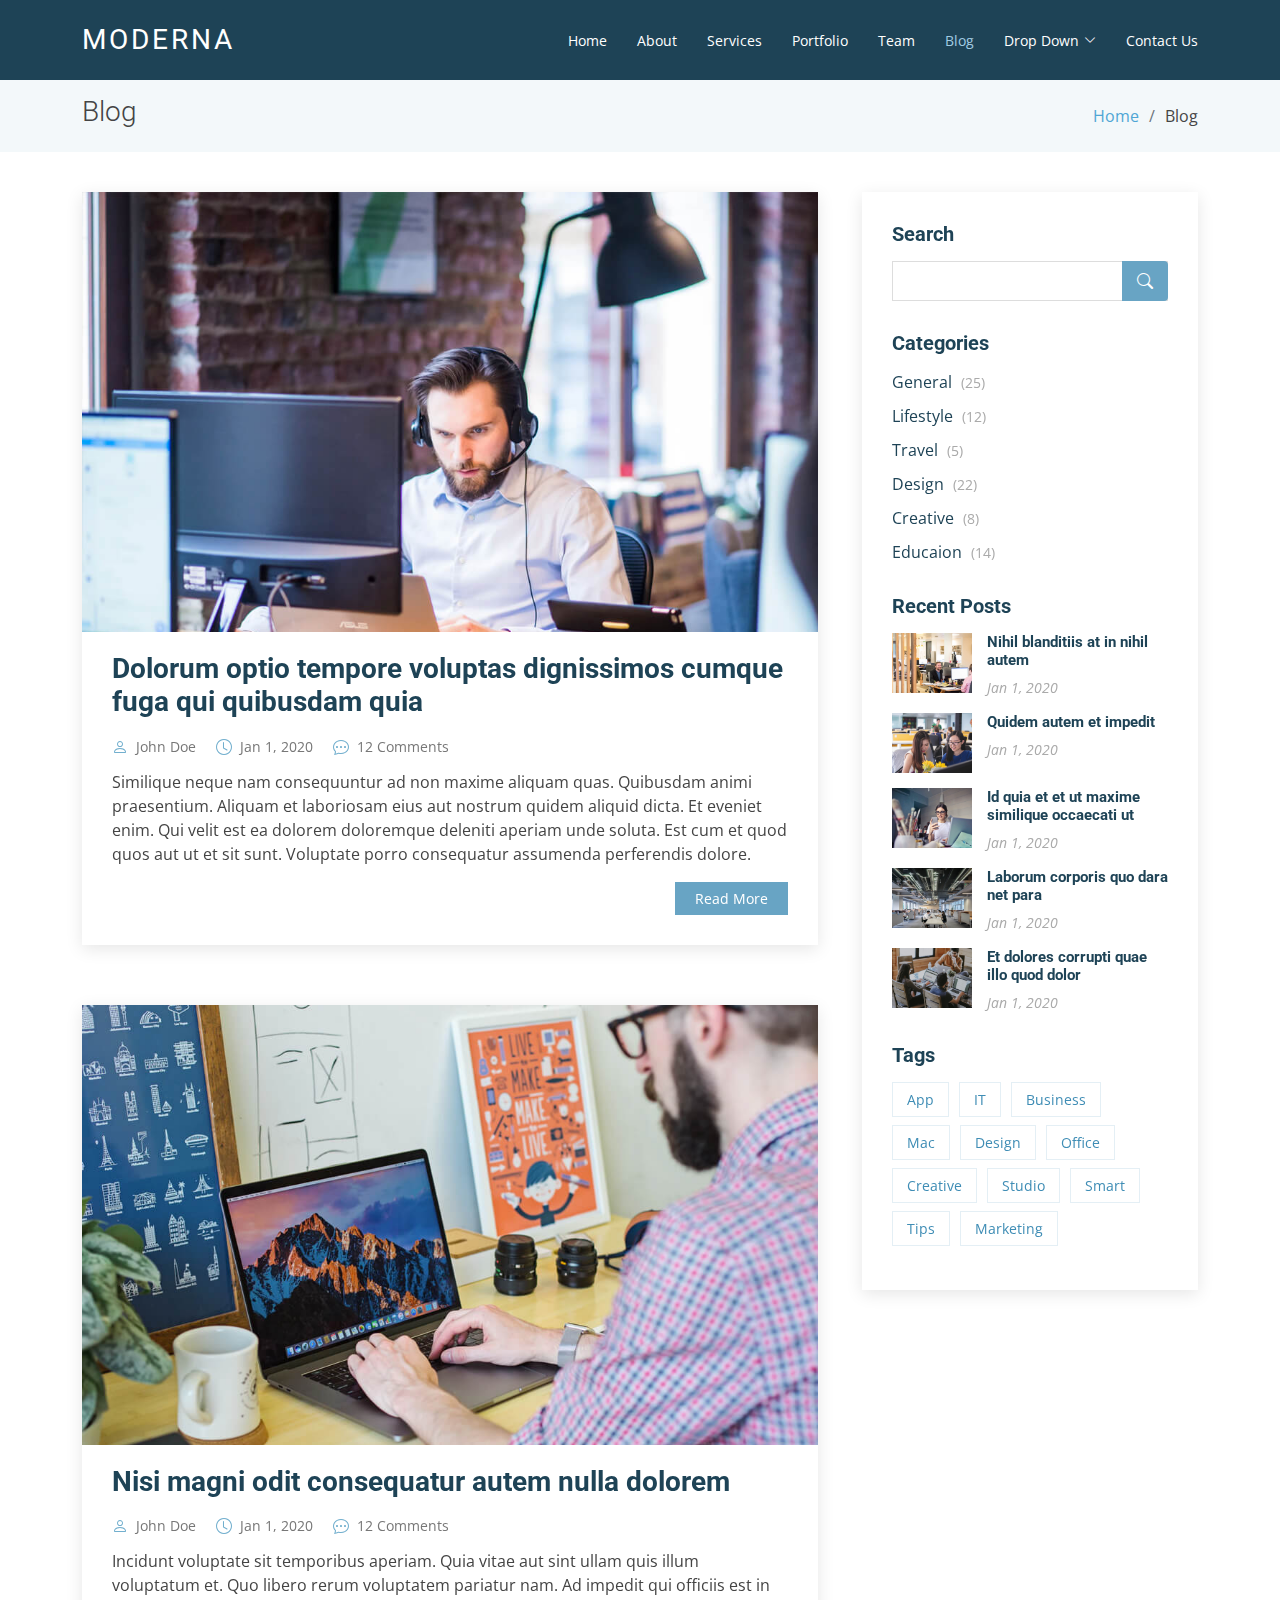
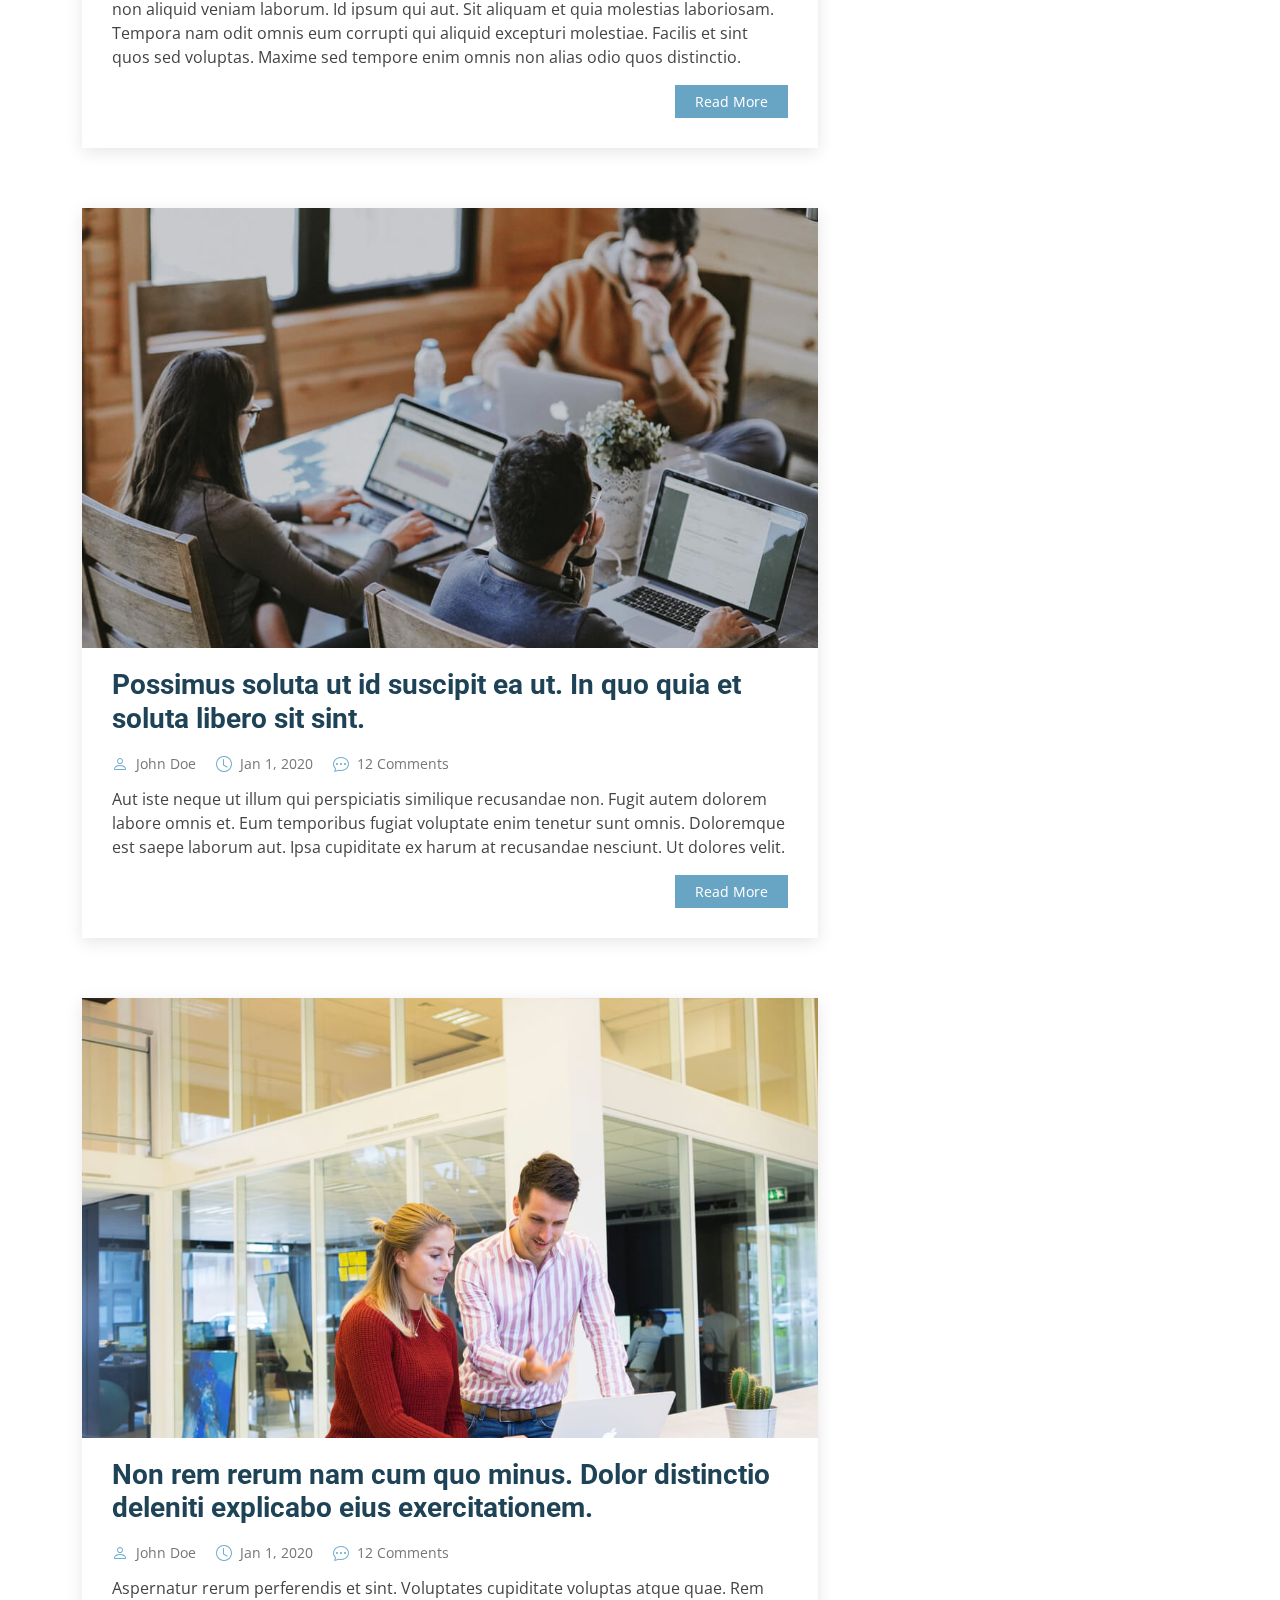
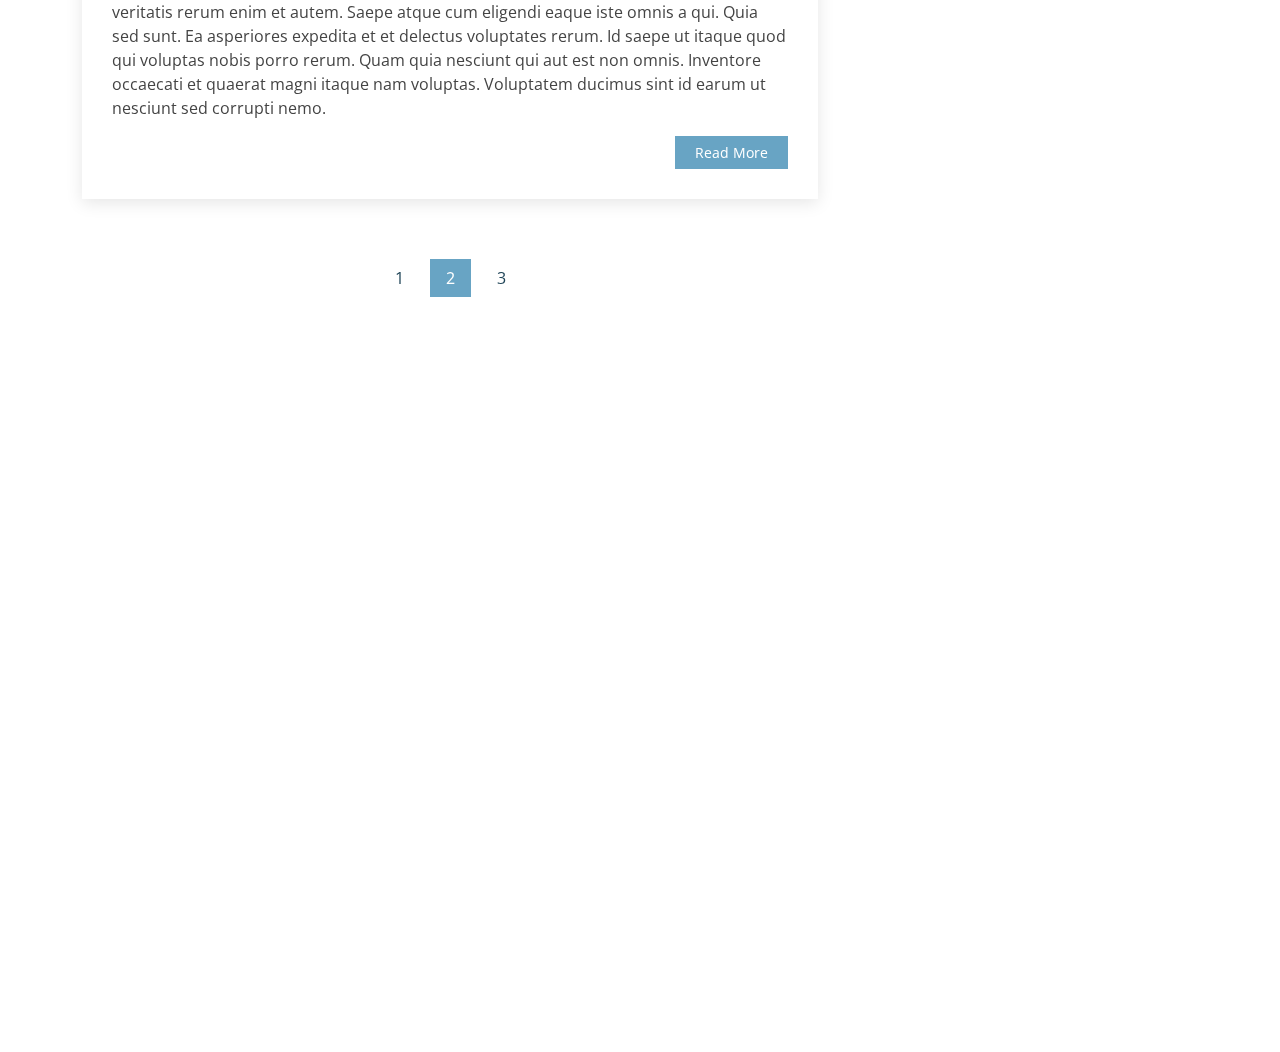
<file: blog.html>
<!DOCTYPE html>
<html lang="en">

<head>
  <meta charset="utf-8">
  <meta content="width=device-width, initial-scale=1.0" name="viewport">

  <title>Blog - Moderna Bootstrap Template</title>
  <meta content="" name="description">
  <meta content="" name="keywords">

  <!-- Favicons -->
  <link href="assets/img/favicon.png" rel="icon">
  <link href="assets/img/apple-touch-icon.png" rel="apple-touch-icon">

  <!-- Google Fonts -->
  <link href="https://fonts.googleapis.com/css?family=Open+Sans:300,300i,400,400i,600,600i,700,700i|Roboto:300,300i,400,400i,500,500i,700,700i&display=swap" rel="stylesheet">

  <!-- Vendor CSS Files -->
  <link href="assets/vendor/animate.css/animate.min.css" rel="stylesheet">
  <link href="assets/vendor/aos/aos.css" rel="stylesheet">
  <link href="assets/vendor/bootstrap/css/bootstrap.min.css" rel="stylesheet">
  <link href="assets/vendor/bootstrap-icons/bootstrap-icons.css" rel="stylesheet">
  <link href="assets/vendor/boxicons/css/boxicons.min.css" rel="stylesheet">
  <link href="assets/vendor/glightbox/css/glightbox.min.css" rel="stylesheet">
  <link href="assets/vendor/swiper/swiper-bundle.min.css" rel="stylesheet">

  <!-- Template Main CSS File -->
  <link href="assets/css/style.css" rel="stylesheet">

  <!-- =======================================================
  * Template Name: Moderna - v4.10.1
  * Template URL: https://bootstrapmade.com/free-bootstrap-template-corporate-moderna/
  * Author: BootstrapMade.com
  * License: https://bootstrapmade.com/license/
  ======================================================== -->
</head>

<body>

  <!-- ======= Header ======= -->
  <header id="header" class="fixed-top d-flex align-items-center ">
    <div class="container d-flex justify-content-between align-items-center">

      <div class="logo">
        <h1 class="text-light"><a href="index.html"><span>Moderna</span></a></h1>
        <!-- Uncomment below if you prefer to use an image logo -->
        <!-- <a href="index.html"><img src="assets/img/logo.png" alt="" class="img-fluid"></a>-->
      </div>

      <nav id="navbar" class="navbar">
        <ul>
          <li><a class="" href="index.html">Home</a></li>
          <li><a href="about.html">About</a></li>
          <li><a href="services.html">Services</a></li>
          <li><a href="portfolio.html">Portfolio</a></li>
          <li><a href="team.html">Team</a></li>
          <li><a class="active" href="blog.html">Blog</a></li>
          <li class="dropdown"><a href="#"><span>Drop Down</span> <i class="bi bi-chevron-down"></i></a>
            <ul>
              <li><a href="#">Drop Down 1</a></li>
              <li class="dropdown"><a href="#"><span>Deep Drop Down</span> <i class="bi bi-chevron-right"></i></a>
                <ul>
                  <li><a href="#">Deep Drop Down 1</a></li>
                  <li><a href="#">Deep Drop Down 2</a></li>
                  <li><a href="#">Deep Drop Down 3</a></li>
                  <li><a href="#">Deep Drop Down 4</a></li>
                  <li><a href="#">Deep Drop Down 5</a></li>
                </ul>
              </li>
              <li><a href="#">Drop Down 2</a></li>
              <li><a href="#">Drop Down 3</a></li>
              <li><a href="#">Drop Down 4</a></li>
            </ul>
          </li>
          <li><a href="contact.html">Contact Us</a></li>
        </ul>
        <i class="bi bi-list mobile-nav-toggle"></i>
      </nav><!-- .navbar -->

    </div>
  </header><!-- End Header -->

  <main id="main">

    <!-- ======= Blog Section ======= -->
    <section class="breadcrumbs">
      <div class="container">

        <div class="d-flex justify-content-between align-items-center">
          <h2>Blog</h2>

          <ol>
            <li><a href="index.html">Home</a></li>
            <li>Blog</li>
          </ol>
        </div>

      </div>
    </section><!-- End Blog Section -->

    <!-- ======= Blog Section ======= -->
    <section id="blog" class="blog">
      <div class="container" data-aos="fade-up">

        <div class="row">

          <div class="col-lg-8 entries">

            <article class="entry">

              <div class="entry-img">
                <img src="assets/img/blog/blog-1.jpg" alt="" class="img-fluid">
              </div>

              <h2 class="entry-title">
                <a href="blog-single.html">Dolorum optio tempore voluptas dignissimos cumque fuga qui quibusdam quia</a>
              </h2>

              <div class="entry-meta">
                <ul>
                  <li class="d-flex align-items-center"><i class="bi bi-person"></i> <a href="blog-single.html">John Doe</a></li>
                  <li class="d-flex align-items-center"><i class="bi bi-clock"></i> <a href="blog-single.html"><time datetime="2020-01-01">Jan 1, 2020</time></a></li>
                  <li class="d-flex align-items-center"><i class="bi bi-chat-dots"></i> <a href="blog-single.html">12 Comments</a></li>
                </ul>
              </div>

              <div class="entry-content">
                <p>
                  Similique neque nam consequuntur ad non maxime aliquam quas. Quibusdam animi praesentium. Aliquam et laboriosam eius aut nostrum quidem aliquid dicta.
                  Et eveniet enim. Qui velit est ea dolorem doloremque deleniti aperiam unde soluta. Est cum et quod quos aut ut et sit sunt. Voluptate porro consequatur assumenda perferendis dolore.
                </p>
                <div class="read-more">
                  <a href="blog-single.html">Read More</a>
                </div>
              </div>

            </article><!-- End blog entry -->

            <article class="entry">

              <div class="entry-img">
                <img src="assets/img/blog/blog-2.jpg" alt="" class="img-fluid">
              </div>

              <h2 class="entry-title">
                <a href="blog-single.html">Nisi magni odit consequatur autem nulla dolorem</a>
              </h2>

              <div class="entry-meta">
                <ul>
                  <li class="d-flex align-items-center"><i class="bi bi-person"></i> <a href="blog-single.html">John Doe</a></li>
                  <li class="d-flex align-items-center"><i class="bi bi-clock"></i> <a href="blog-single.html"><time datetime="2020-01-01">Jan 1, 2020</time></a></li>
                  <li class="d-flex align-items-center"><i class="bi bi-chat-dots"></i> <a href="blog-single.html">12 Comments</a></li>
                </ul>
              </div>

              <div class="entry-content">
                <p>
                  Incidunt voluptate sit temporibus aperiam. Quia vitae aut sint ullam quis illum voluptatum et. Quo libero rerum voluptatem pariatur nam.
                  Ad impedit qui officiis est in non aliquid veniam laborum. Id ipsum qui aut. Sit aliquam et quia molestias laboriosam. Tempora nam odit omnis eum corrupti qui aliquid excepturi molestiae. Facilis et sint quos sed voluptas. Maxime sed tempore enim omnis non alias odio quos distinctio.
                </p>
                <div class="read-more">
                  <a href="blog-single.html">Read More</a>
                </div>
              </div>

            </article><!-- End blog entry -->

            <article class="entry">

              <div class="entry-img">
                <img src="assets/img/blog/blog-3.jpg" alt="" class="img-fluid">
              </div>

              <h2 class="entry-title">
                <a href="blog-single.html">Possimus soluta ut id suscipit ea ut. In quo quia et soluta libero sit sint.</a>
              </h2>

              <div class="entry-meta">
                <ul>
                  <li class="d-flex align-items-center"><i class="bi bi-person"></i> <a href="blog-single.html">John Doe</a></li>
                  <li class="d-flex align-items-center"><i class="bi bi-clock"></i> <a href="blog-single.html"><time datetime="2020-01-01">Jan 1, 2020</time></a></li>
                  <li class="d-flex align-items-center"><i class="bi bi-chat-dots"></i> <a href="blog-single.html">12 Comments</a></li>
                </ul>
              </div>

              <div class="entry-content">
                <p>
                  Aut iste neque ut illum qui perspiciatis similique recusandae non. Fugit autem dolorem labore omnis et. Eum temporibus fugiat voluptate enim tenetur sunt omnis.
                  Doloremque est saepe laborum aut. Ipsa cupiditate ex harum at recusandae nesciunt. Ut dolores velit.
                </p>
                <div class="read-more">
                  <a href="blog-single.html">Read More</a>
                </div>
              </div>

            </article><!-- End blog entry -->

            <article class="entry">

              <div class="entry-img">
                <img src="assets/img/blog/blog-4.jpg" alt="" class="img-fluid">
              </div>

              <h2 class="entry-title">
                <a href="blog-single.html">Non rem rerum nam cum quo minus. Dolor distinctio deleniti explicabo eius exercitationem.</a>
              </h2>

              <div class="entry-meta">
                <ul>
                  <li class="d-flex align-items-center"><i class="bi bi-person"></i> <a href="blog-single.html">John Doe</a></li>
                  <li class="d-flex align-items-center"><i class="bi bi-clock"></i> <a href="blog-single.html"><time datetime="2020-01-01">Jan 1, 2020</time></a></li>
                  <li class="d-flex align-items-center"><i class="bi bi-chat-dots"></i> <a href="blog-single.html">12 Comments</a></li>
                </ul>
              </div>

              <div class="entry-content">
                <p>
                  Aspernatur rerum perferendis et sint. Voluptates cupiditate voluptas atque quae. Rem veritatis rerum enim et autem. Saepe atque cum eligendi eaque iste omnis a qui.
                  Quia sed sunt. Ea asperiores expedita et et delectus voluptates rerum. Id saepe ut itaque quod qui voluptas nobis porro rerum. Quam quia nesciunt qui aut est non omnis. Inventore occaecati et quaerat magni itaque nam voluptas. Voluptatem ducimus sint id earum ut nesciunt sed corrupti nemo.
                </p>
                <div class="read-more">
                  <a href="blog-single.html">Read More</a>
                </div>
              </div>

            </article><!-- End blog entry -->

            <div class="blog-pagination">
              <ul class="justify-content-center">
                <li><a href="#">1</a></li>
                <li class="active"><a href="#">2</a></li>
                <li><a href="#">3</a></li>
              </ul>
            </div>

          </div><!-- End blog entries list -->

          <div class="col-lg-4">

            <div class="sidebar">

              <h3 class="sidebar-title">Search</h3>
              <div class="sidebar-item search-form">
                <form action="">
                  <input type="text">
                  <button type="submit"><i class="bi bi-search"></i></button>
                </form>
              </div><!-- End sidebar search formn-->

              <h3 class="sidebar-title">Categories</h3>
              <div class="sidebar-item categories">
                <ul>
                  <li><a href="#">General <span>(25)</span></a></li>
                  <li><a href="#">Lifestyle <span>(12)</span></a></li>
                  <li><a href="#">Travel <span>(5)</span></a></li>
                  <li><a href="#">Design <span>(22)</span></a></li>
                  <li><a href="#">Creative <span>(8)</span></a></li>
                  <li><a href="#">Educaion <span>(14)</span></a></li>
                </ul>
              </div><!-- End sidebar categories-->

              <h3 class="sidebar-title">Recent Posts</h3>
              <div class="sidebar-item recent-posts">
                <div class="post-item clearfix">
                  <img src="assets/img/blog/blog-recent-1.jpg" alt="">
                  <h4><a href="blog-single.html">Nihil blanditiis at in nihil autem</a></h4>
                  <time datetime="2020-01-01">Jan 1, 2020</time>
                </div>

                <div class="post-item clearfix">
                  <img src="assets/img/blog/blog-recent-2.jpg" alt="">
                  <h4><a href="blog-single.html">Quidem autem et impedit</a></h4>
                  <time datetime="2020-01-01">Jan 1, 2020</time>
                </div>

                <div class="post-item clearfix">
                  <img src="assets/img/blog/blog-recent-3.jpg" alt="">
                  <h4><a href="blog-single.html">Id quia et et ut maxime similique occaecati ut</a></h4>
                  <time datetime="2020-01-01">Jan 1, 2020</time>
                </div>

                <div class="post-item clearfix">
                  <img src="assets/img/blog/blog-recent-4.jpg" alt="">
                  <h4><a href="blog-single.html">Laborum corporis quo dara net para</a></h4>
                  <time datetime="2020-01-01">Jan 1, 2020</time>
                </div>

                <div class="post-item clearfix">
                  <img src="assets/img/blog/blog-recent-5.jpg" alt="">
                  <h4><a href="blog-single.html">Et dolores corrupti quae illo quod dolor</a></h4>
                  <time datetime="2020-01-01">Jan 1, 2020</time>
                </div>

              </div><!-- End sidebar recent posts-->

              <h3 class="sidebar-title">Tags</h3>
              <div class="sidebar-item tags">
                <ul>
                  <li><a href="#">App</a></li>
                  <li><a href="#">IT</a></li>
                  <li><a href="#">Business</a></li>
                  <li><a href="#">Mac</a></li>
                  <li><a href="#">Design</a></li>
                  <li><a href="#">Office</a></li>
                  <li><a href="#">Creative</a></li>
                  <li><a href="#">Studio</a></li>
                  <li><a href="#">Smart</a></li>
                  <li><a href="#">Tips</a></li>
                  <li><a href="#">Marketing</a></li>
                </ul>
              </div><!-- End sidebar tags-->

            </div><!-- End sidebar -->

          </div><!-- End blog sidebar -->

        </div>

      </div>
    </section><!-- End Blog Section -->

  </main><!-- End #main -->

  <!-- ======= Footer ======= -->
  <footer id="footer" data-aos="fade-up" data-aos-easing="ease-in-out" data-aos-duration="500">

    <div class="footer-newsletter">
      <div class="container">
        <div class="row">
          <div class="col-lg-6">
            <h4>Our Newsletter</h4>
            <p>Tamen quem nulla quae legam multos aute sint culpa legam noster magna</p>
          </div>
          <div class="col-lg-6">
            <form action="" method="post">
              <input type="email" name="email"><input type="submit" value="Subscribe">
            </form>
          </div>
        </div>
      </div>
    </div>

    <div class="footer-top">
      <div class="container">
        <div class="row">

          <div class="col-lg-3 col-md-6 footer-links">
            <h4>Useful Links</h4>
            <ul>
              <li><i class="bx bx-chevron-right"></i> <a href="#">Home</a></li>
              <li><i class="bx bx-chevron-right"></i> <a href="#">About us</a></li>
              <li><i class="bx bx-chevron-right"></i> <a href="#">Services</a></li>
              <li><i class="bx bx-chevron-right"></i> <a href="#">Terms of service</a></li>
              <li><i class="bx bx-chevron-right"></i> <a href="#">Privacy policy</a></li>
            </ul>
          </div>

          <div class="col-lg-3 col-md-6 footer-links">
            <h4>Our Services</h4>
            <ul>
              <li><i class="bx bx-chevron-right"></i> <a href="#">Web Design</a></li>
              <li><i class="bx bx-chevron-right"></i> <a href="#">Web Development</a></li>
              <li><i class="bx bx-chevron-right"></i> <a href="#">Product Management</a></li>
              <li><i class="bx bx-chevron-right"></i> <a href="#">Marketing</a></li>
              <li><i class="bx bx-chevron-right"></i> <a href="#">Graphic Design</a></li>
            </ul>
          </div>

          <div class="col-lg-3 col-md-6 footer-contact">
            <h4>Contact Us</h4>
            <p>
              A108 Adam Street <br>
              New York, NY 535022<br>
              United States <br><br>
              <strong>Phone:</strong> +1 5589 55488 55<br>
              <strong>Email:</strong> info@example.com<br>
            </p>

          </div>

          <div class="col-lg-3 col-md-6 footer-info">
            <h3>About Moderna</h3>
            <p>Cras fermentum odio eu feugiat lide par naso tierra. Justo eget nada terra videa magna derita valies darta donna mare fermentum iaculis eu non diam phasellus.</p>
            <div class="social-links mt-3">
              <a href="#" class="twitter"><i class="bx bxl-twitter"></i></a>
              <a href="#" class="facebook"><i class="bx bxl-facebook"></i></a>
              <a href="#" class="instagram"><i class="bx bxl-instagram"></i></a>
              <a href="#" class="linkedin"><i class="bx bxl-linkedin"></i></a>
            </div>
          </div>

        </div>
      </div>
    </div>

    <div class="container">
      <div class="copyright">
        &copy; Copyright <strong><span>Moderna</span></strong>. All Rights Reserved
      </div>
      <div class="credits">
        <!-- All the links in the footer should remain intact. -->
        <!-- You can delete the links only if you purchased the pro version. -->
        <!-- Licensing information: https://bootstrapmade.com/license/ -->
        <!-- Purchase the pro version with working PHP/AJAX contact form: https://bootstrapmade.com/free-bootstrap-template-corporate-moderna/ -->
        Designed by <a href="https://bootstrapmade.com/">BootstrapMade</a>
      </div>
    </div>
  </footer><!-- End Footer -->

  <a href="#" class="back-to-top d-flex align-items-center justify-content-center"><i class="bi bi-arrow-up-short"></i></a>

  <!-- Vendor JS Files -->
  <script src="assets/vendor/purecounter/purecounter_vanilla.js"></script>
  <script src="assets/vendor/aos/aos.js"></script>
  <script src="assets/vendor/bootstrap/js/bootstrap.bundle.min.js"></script>
  <script src="assets/vendor/glightbox/js/glightbox.min.js"></script>
  <script src="assets/vendor/isotope-layout/isotope.pkgd.min.js"></script>
  <script src="assets/vendor/swiper/swiper-bundle.min.js"></script>
  <script src="assets/vendor/waypoints/noframework.waypoints.js"></script>
  <script src="assets/vendor/php-email-form/validate.js"></script>

  <!-- Template Main JS File -->
  <script src="assets/js/main.js"></script>

</body>

</html>
</file>
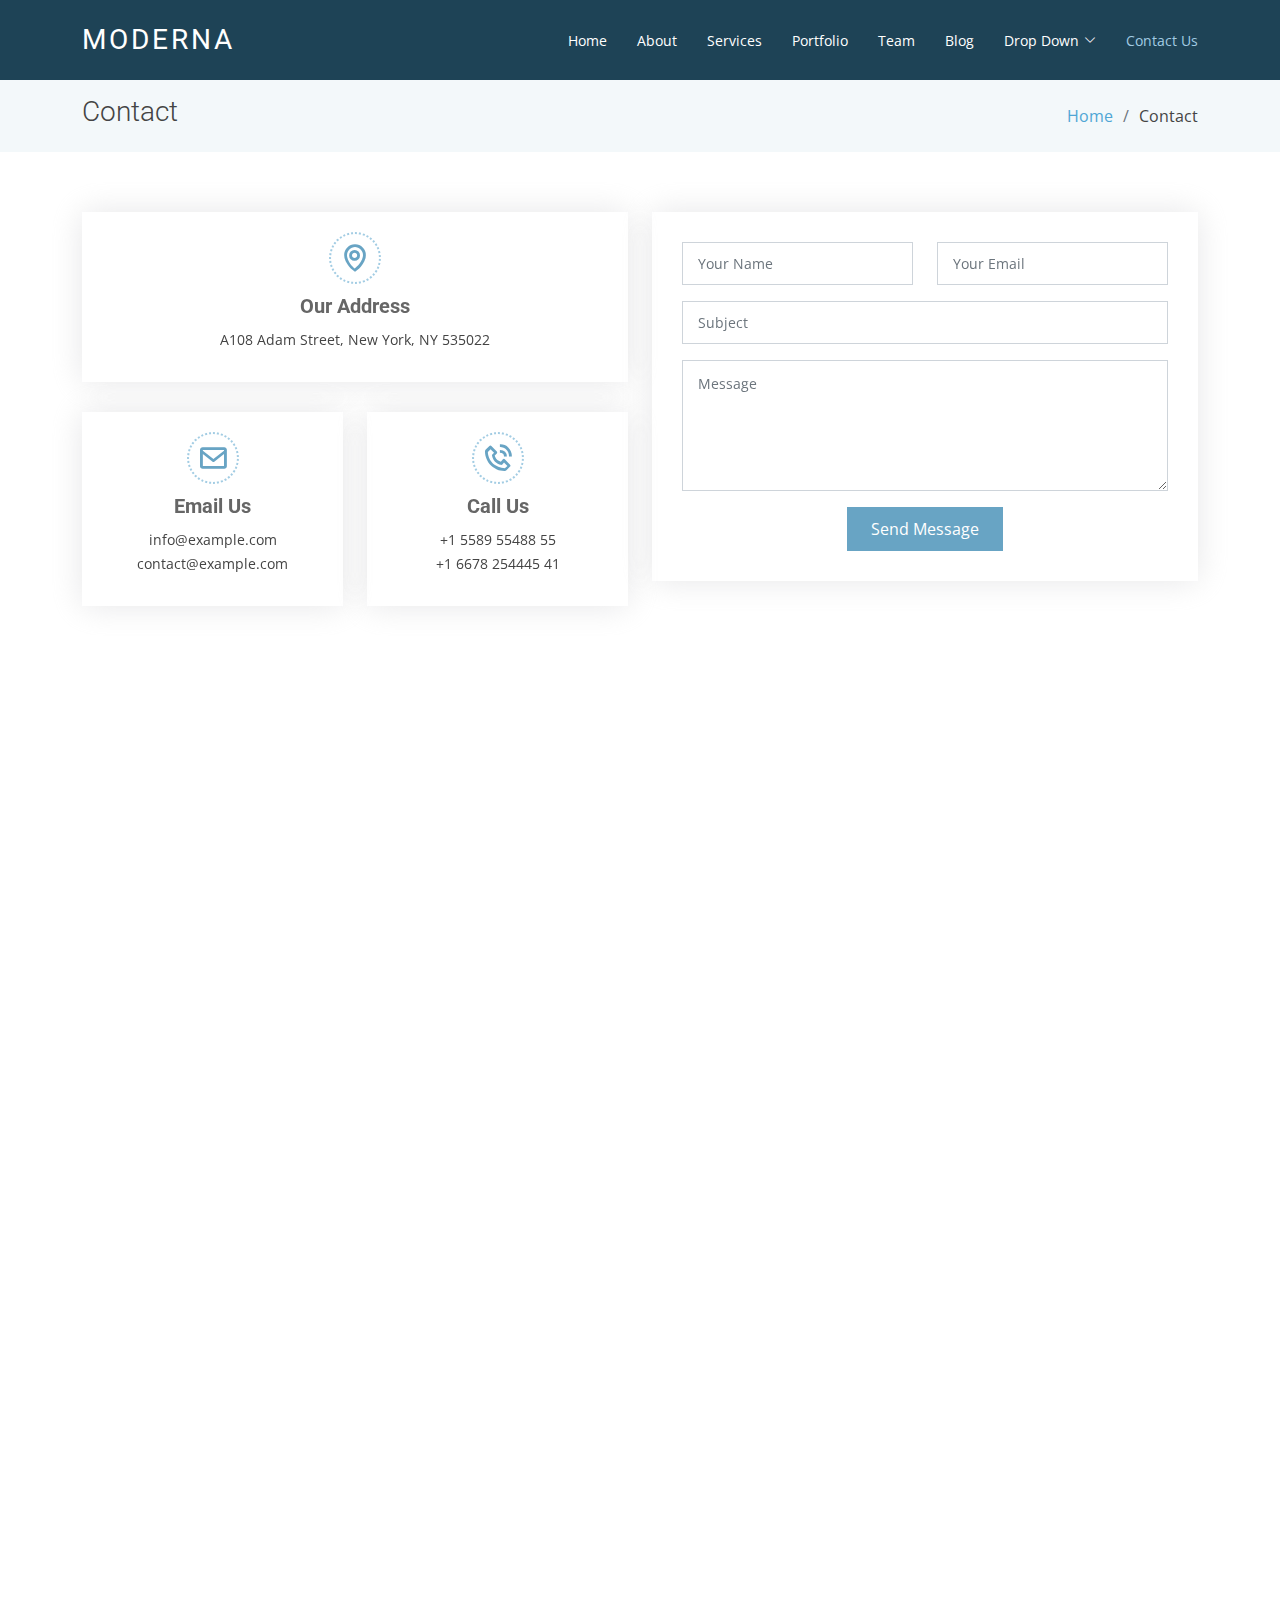
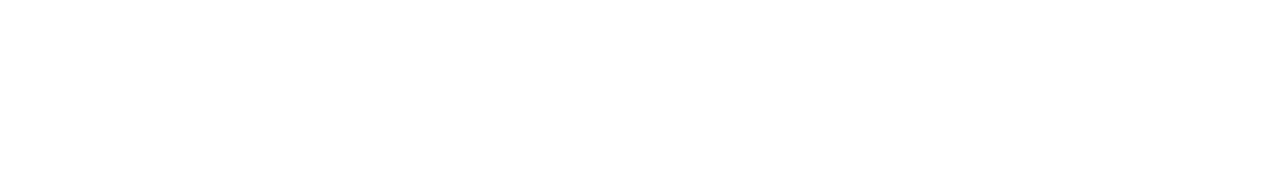
<file: contact.html>
<!DOCTYPE html>
<html lang="en">

<head>
  <meta charset="utf-8">
  <meta content="width=device-width, initial-scale=1.0" name="viewport">

  <title>Contact - Moderna Bootstrap Template</title>
  <meta content="" name="description">
  <meta content="" name="keywords">

  <!-- Favicons -->
  <link href="assets/img/favicon.png" rel="icon">
  <link href="assets/img/apple-touch-icon.png" rel="apple-touch-icon">

  <!-- Google Fonts -->
  <link href="https://fonts.googleapis.com/css?family=Open+Sans:300,300i,400,400i,600,600i,700,700i|Roboto:300,300i,400,400i,500,500i,700,700i&display=swap" rel="stylesheet">

  <!-- Vendor CSS Files -->
  <link href="assets/vendor/animate.css/animate.min.css" rel="stylesheet">
  <link href="assets/vendor/aos/aos.css" rel="stylesheet">
  <link href="assets/vendor/bootstrap/css/bootstrap.min.css" rel="stylesheet">
  <link href="assets/vendor/bootstrap-icons/bootstrap-icons.css" rel="stylesheet">
  <link href="assets/vendor/boxicons/css/boxicons.min.css" rel="stylesheet">
  <link href="assets/vendor/glightbox/css/glightbox.min.css" rel="stylesheet">
  <link href="assets/vendor/swiper/swiper-bundle.min.css" rel="stylesheet">

  <!-- Template Main CSS File -->
  <link href="assets/css/style.css" rel="stylesheet">

  <!-- =======================================================
  * Template Name: Moderna - v4.10.1
  * Template URL: https://bootstrapmade.com/free-bootstrap-template-corporate-moderna/
  * Author: BootstrapMade.com
  * License: https://bootstrapmade.com/license/
  ======================================================== -->
</head>

<body>

  <!-- ======= Header ======= -->
  <header id="header" class="fixed-top d-flex align-items-center ">
    <div class="container d-flex justify-content-between align-items-center">

      <div class="logo">
        <h1 class="text-light"><a href="index.html"><span>Moderna</span></a></h1>
        <!-- Uncomment below if you prefer to use an image logo -->
        <!-- <a href="index.html"><img src="assets/img/logo.png" alt="" class="img-fluid"></a>-->
      </div>

      <nav id="navbar" class="navbar">
        <ul>
          <li><a class="" href="index.html">Home</a></li>
          <li><a href="about.html">About</a></li>
          <li><a href="services.html">Services</a></li>
          <li><a href="portfolio.html">Portfolio</a></li>
          <li><a href="team.html">Team</a></li>
          <li><a href="blog.html">Blog</a></li>
          <li class="dropdown"><a href="#"><span>Drop Down</span> <i class="bi bi-chevron-down"></i></a>
            <ul>
              <li><a href="#">Drop Down 1</a></li>
              <li class="dropdown"><a href="#"><span>Deep Drop Down</span> <i class="bi bi-chevron-right"></i></a>
                <ul>
                  <li><a href="#">Deep Drop Down 1</a></li>
                  <li><a href="#">Deep Drop Down 2</a></li>
                  <li><a href="#">Deep Drop Down 3</a></li>
                  <li><a href="#">Deep Drop Down 4</a></li>
                  <li><a href="#">Deep Drop Down 5</a></li>
                </ul>
              </li>
              <li><a href="#">Drop Down 2</a></li>
              <li><a href="#">Drop Down 3</a></li>
              <li><a href="#">Drop Down 4</a></li>
            </ul>
          </li>
          <li><a class="active" href="contact.html">Contact Us</a></li>
        </ul>
        <i class="bi bi-list mobile-nav-toggle"></i>
      </nav><!-- .navbar -->

    </div>
  </header><!-- End Header -->

  <main id="main">

    <!-- ======= Contact Section ======= -->
    <section class="breadcrumbs">
      <div class="container">

        <div class="d-flex justify-content-between align-items-center">
          <h2>Contact</h2>
          <ol>
            <li><a href="index.html">Home</a></li>
            <li>Contact</li>
          </ol>
        </div>

      </div>
    </section><!-- End Contact Section -->

    <!-- ======= Contact Section ======= -->
    <section class="contact" data-aos="fade-up" data-aos-easing="ease-in-out" data-aos-duration="500">
      <div class="container">

        <div class="row">

          <div class="col-lg-6">

            <div class="row">
              <div class="col-md-12">
                <div class="info-box">
                  <i class="bx bx-map"></i>
                  <h3>Our Address</h3>
                  <p>A108 Adam Street, New York, NY 535022</p>
                </div>
              </div>
              <div class="col-md-6">
                <div class="info-box">
                  <i class="bx bx-envelope"></i>
                  <h3>Email Us</h3>
                  <p>info@example.com<br>contact@example.com</p>
                </div>
              </div>
              <div class="col-md-6">
                <div class="info-box">
                  <i class="bx bx-phone-call"></i>
                  <h3>Call Us</h3>
                  <p>+1 5589 55488 55<br>+1 6678 254445 41</p>
                </div>
              </div>
            </div>

          </div>

          <div class="col-lg-6">
            <form action="forms/contact.php" method="post" role="form" class="php-email-form">
              <div class="row">
                <div class="col-md-6 form-group">
                  <input type="text" name="name" class="form-control" id="name" placeholder="Your Name" required>
                </div>
                <div class="col-md-6 form-group mt-3 mt-md-0">
                  <input type="email" class="form-control" name="email" id="email" placeholder="Your Email" required>
                </div>
              </div>
              <div class="form-group mt-3">
                <input type="text" class="form-control" name="subject" id="subject" placeholder="Subject" required>
              </div>
              <div class="form-group mt-3">
                <textarea class="form-control" name="message" rows="5" placeholder="Message" required></textarea>
              </div>
              <div class="my-3">
                <div class="loading">Loading</div>
                <div class="error-message"></div>
                <div class="sent-message">Your message has been sent. Thank you!</div>
              </div>
              <div class="text-center"><button type="submit">Send Message</button></div>
            </form>
          </div>

        </div>

      </div>
    </section><!-- End Contact Section -->

    <!-- ======= Map Section ======= -->
    <section class="map mt-2">
      <div class="container-fluid p-0">
        <iframe src="https://www.google.com/maps/embed?pb=!1m18!1m12!1m3!1d3024.2219901290355!2d-74.00369368400567!3d40.71312937933185!2m3!1f0!2f0!3f0!3m2!1i1024!2i768!4f13.1!3m3!1m2!1s0x89c25a23e28c1191%3A0x49f75d3281df052a!2s150%20Park%20Row%2C%20New%20York%2C%20NY%2010007%2C%20USA!5e0!3m2!1sen!2sbg!4v1579767901424!5m2!1sen!2sbg" frameborder="0" style="border:0;" allowfullscreen=""></iframe>
      </div>
    </section><!-- End Map Section -->

  </main><!-- End #main -->

  <!-- ======= Footer ======= -->
  <footer id="footer" data-aos="fade-up" data-aos-easing="ease-in-out" data-aos-duration="500">

    <div class="footer-newsletter">
      <div class="container">
        <div class="row">
          <div class="col-lg-6">
            <h4>Our Newsletter</h4>
            <p>Tamen quem nulla quae legam multos aute sint culpa legam noster magna</p>
          </div>
          <div class="col-lg-6">
            <form action="" method="post">
              <input type="email" name="email"><input type="submit" value="Subscribe">
            </form>
          </div>
        </div>
      </div>
    </div>

    <div class="footer-top">
      <div class="container">
        <div class="row">

          <div class="col-lg-3 col-md-6 footer-links">
            <h4>Useful Links</h4>
            <ul>
              <li><i class="bx bx-chevron-right"></i> <a href="#">Home</a></li>
              <li><i class="bx bx-chevron-right"></i> <a href="#">About us</a></li>
              <li><i class="bx bx-chevron-right"></i> <a href="#">Services</a></li>
              <li><i class="bx bx-chevron-right"></i> <a href="#">Terms of service</a></li>
              <li><i class="bx bx-chevron-right"></i> <a href="#">Privacy policy</a></li>
            </ul>
          </div>

          <div class="col-lg-3 col-md-6 footer-links">
            <h4>Our Services</h4>
            <ul>
              <li><i class="bx bx-chevron-right"></i> <a href="#">Web Design</a></li>
              <li><i class="bx bx-chevron-right"></i> <a href="#">Web Development</a></li>
              <li><i class="bx bx-chevron-right"></i> <a href="#">Product Management</a></li>
              <li><i class="bx bx-chevron-right"></i> <a href="#">Marketing</a></li>
              <li><i class="bx bx-chevron-right"></i> <a href="#">Graphic Design</a></li>
            </ul>
          </div>

          <div class="col-lg-3 col-md-6 footer-contact">
            <h4>Contact Us</h4>
            <p>
              A108 Adam Street <br>
              New York, NY 535022<br>
              United States <br><br>
              <strong>Phone:</strong> +1 5589 55488 55<br>
              <strong>Email:</strong> info@example.com<br>
            </p>

          </div>

          <div class="col-lg-3 col-md-6 footer-info">
            <h3>About Moderna</h3>
            <p>Cras fermentum odio eu feugiat lide par naso tierra. Justo eget nada terra videa magna derita valies darta donna mare fermentum iaculis eu non diam phasellus.</p>
            <div class="social-links mt-3">
              <a href="#" class="twitter"><i class="bx bxl-twitter"></i></a>
              <a href="#" class="facebook"><i class="bx bxl-facebook"></i></a>
              <a href="#" class="instagram"><i class="bx bxl-instagram"></i></a>
              <a href="#" class="linkedin"><i class="bx bxl-linkedin"></i></a>
            </div>
          </div>

        </div>
      </div>
    </div>

    <div class="container">
      <div class="copyright">
        &copy; Copyright <strong><span>Moderna</span></strong>. All Rights Reserved
      </div>
      <div class="credits">
        <!-- All the links in the footer should remain intact. -->
        <!-- You can delete the links only if you purchased the pro version. -->
        <!-- Licensing information: https://bootstrapmade.com/license/ -->
        <!-- Purchase the pro version with working PHP/AJAX contact form: https://bootstrapmade.com/free-bootstrap-template-corporate-moderna/ -->
        Designed by <a href="https://bootstrapmade.com/">BootstrapMade</a>
      </div>
    </div>
  </footer><!-- End Footer -->

  <a href="#" class="back-to-top d-flex align-items-center justify-content-center"><i class="bi bi-arrow-up-short"></i></a>

  <!-- Vendor JS Files -->
  <script src="assets/vendor/purecounter/purecounter_vanilla.js"></script>
  <script src="assets/vendor/aos/aos.js"></script>
  <script src="assets/vendor/bootstrap/js/bootstrap.bundle.min.js"></script>
  <script src="assets/vendor/glightbox/js/glightbox.min.js"></script>
  <script src="assets/vendor/isotope-layout/isotope.pkgd.min.js"></script>
  <script src="assets/vendor/swiper/swiper-bundle.min.js"></script>
  <script src="assets/vendor/waypoints/noframework.waypoints.js"></script>
  <script src="assets/vendor/php-email-form/validate.js"></script>

  <!-- Template Main JS File -->
  <script src="assets/js/main.js"></script>

</body>

</html>
</file>
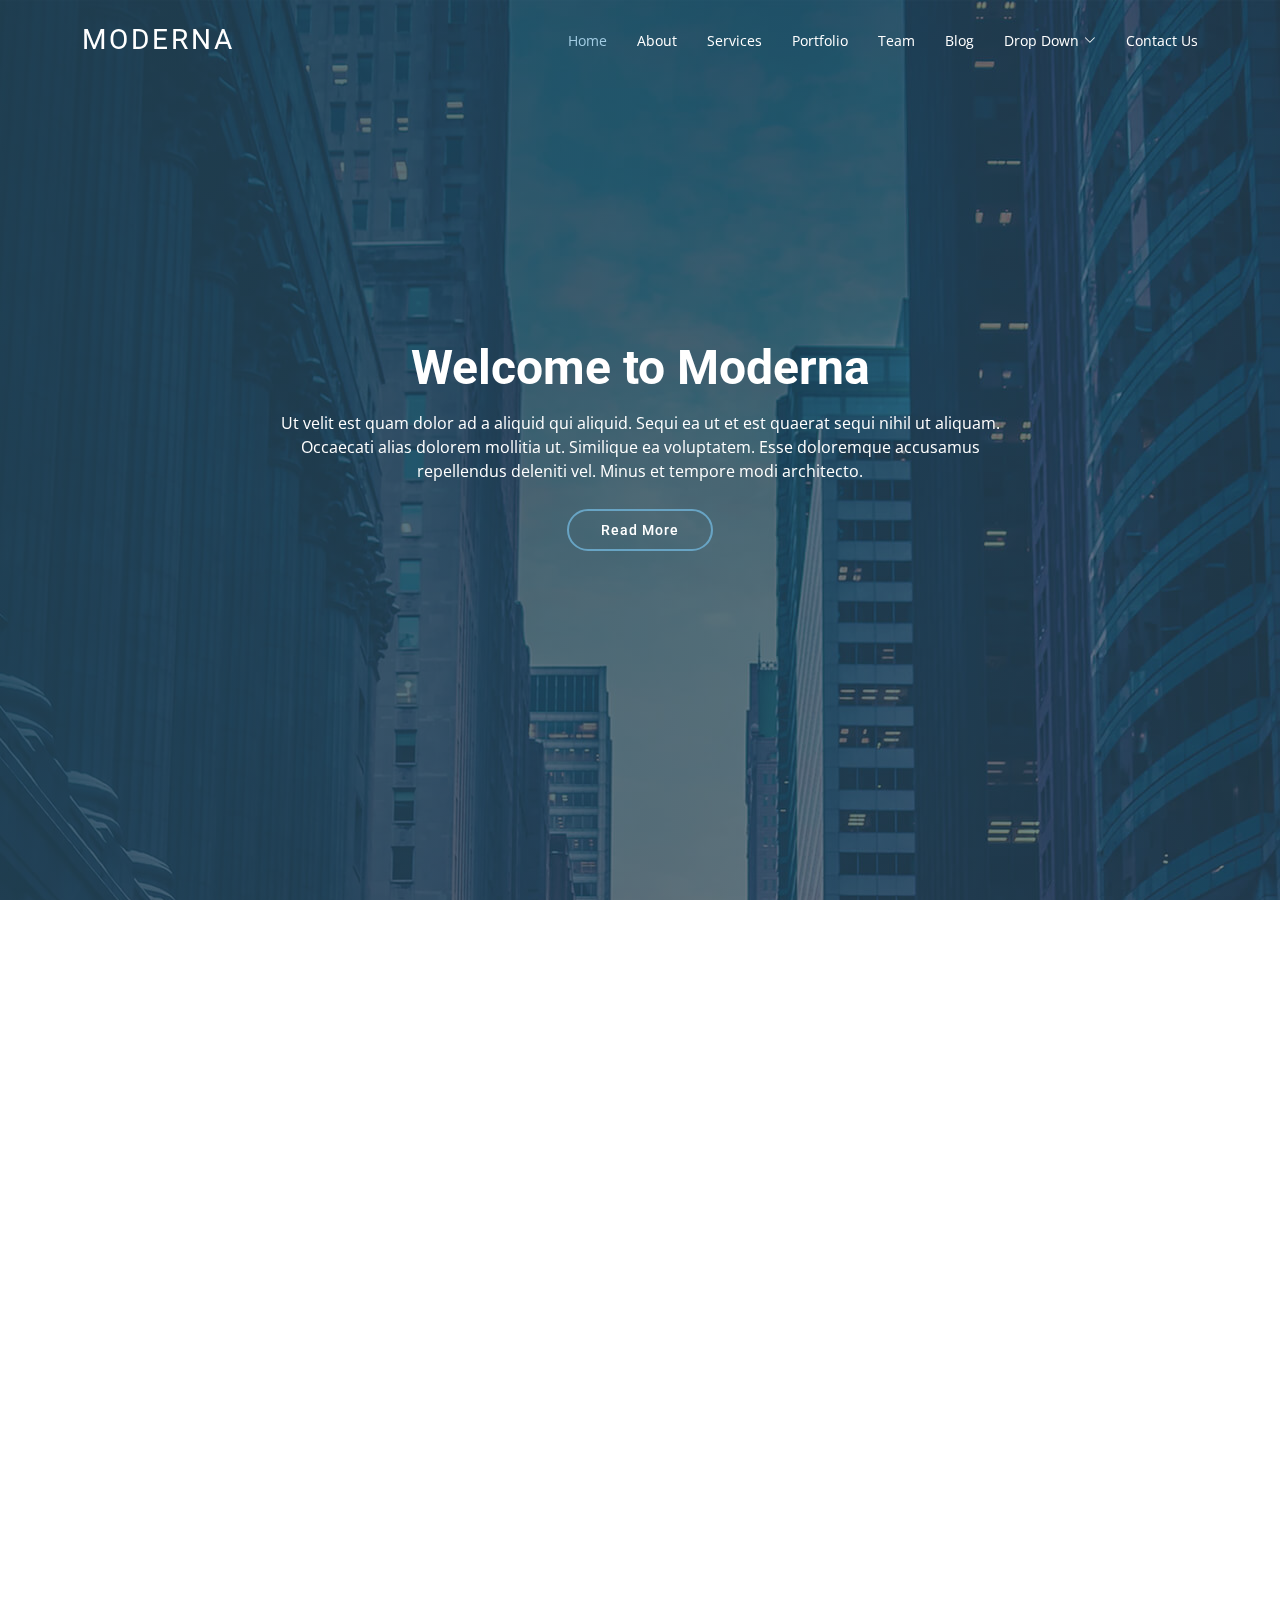
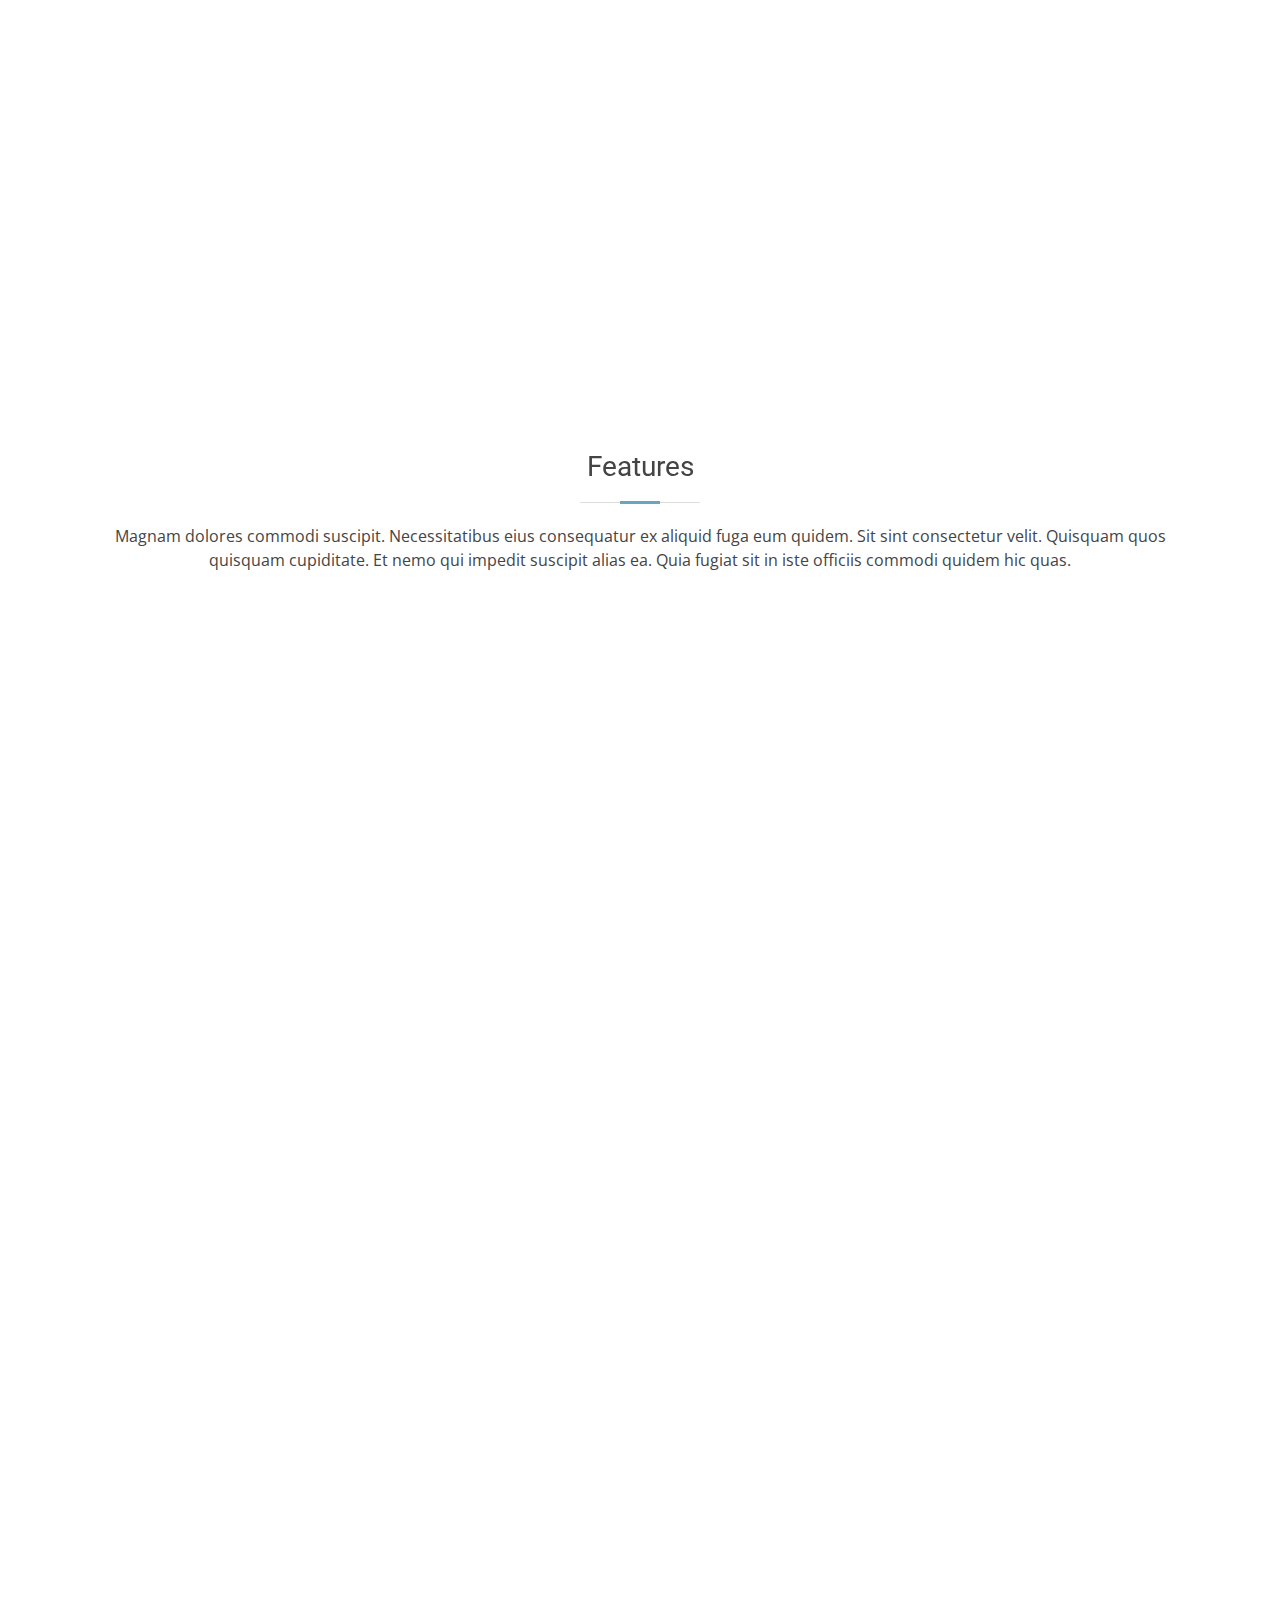
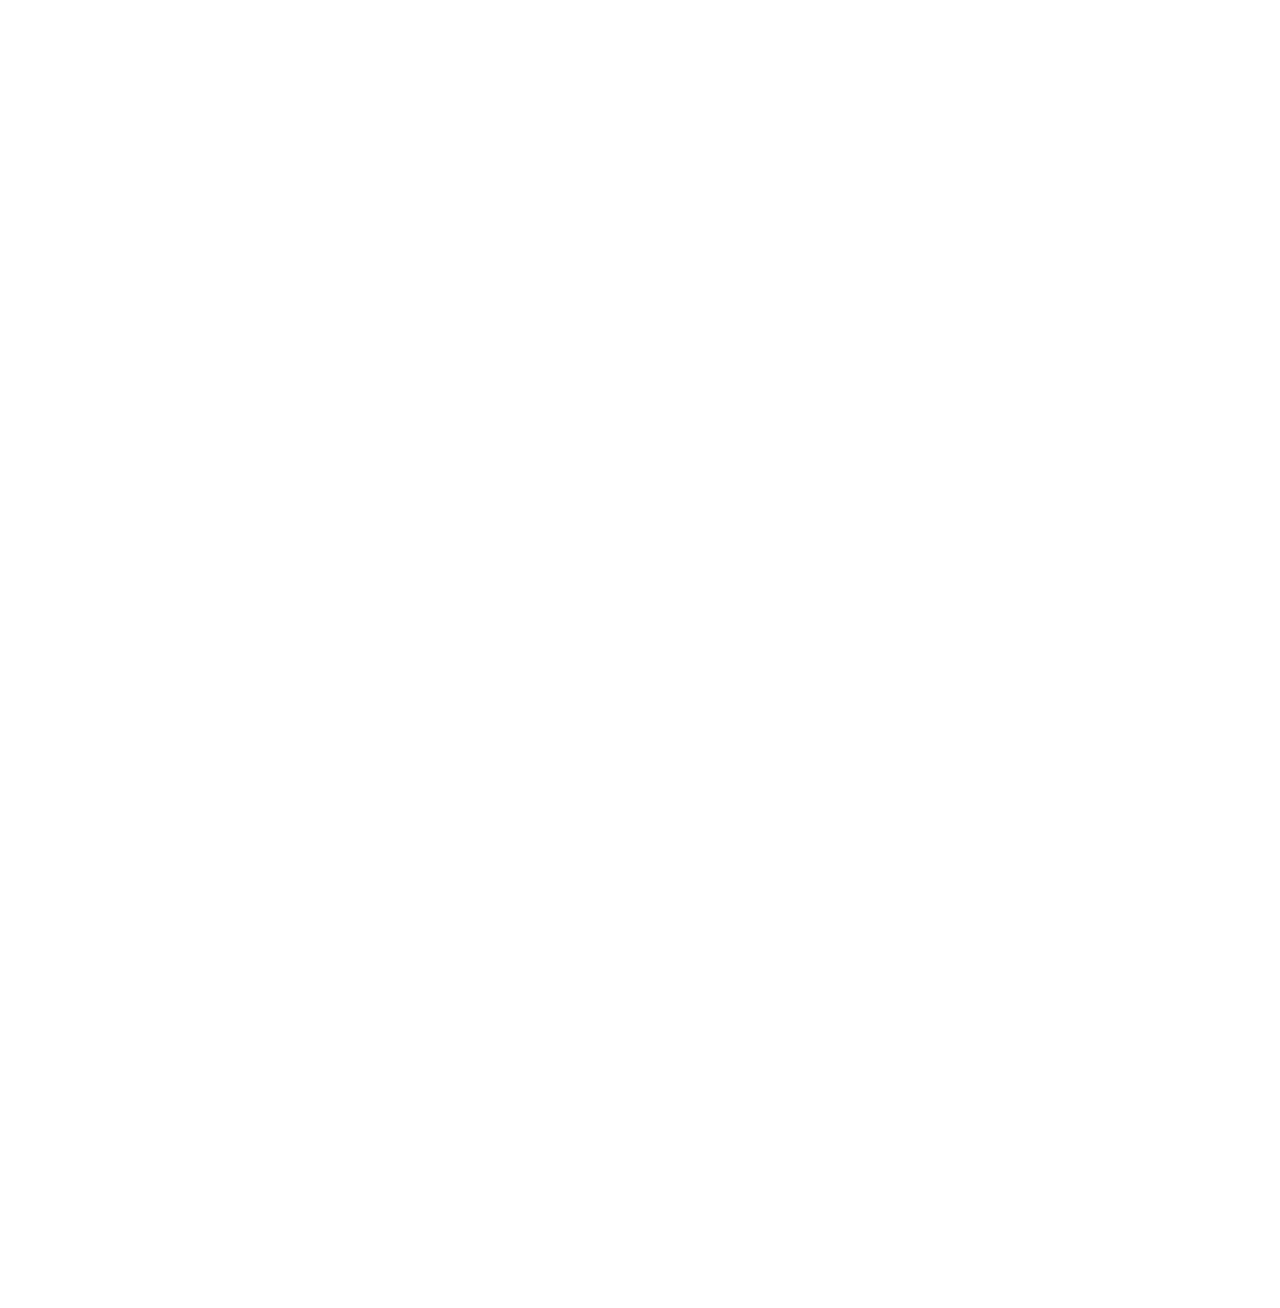
<file: index-2.html>
<!DOCTYPE html>
<html lang="en">

<head>
  <meta charset="utf-8">
  <meta content="width=device-width, initial-scale=1.0" name="viewport">

  <title>Moderna Bootstrap Template - Index 2 without slider</title>
  <meta content="" name="description">
  <meta content="" name="keywords">

  <!-- Favicons -->
  <link href="assets/img/favicon.png" rel="icon">
  <link href="assets/img/apple-touch-icon.png" rel="apple-touch-icon">

  <!-- Google Fonts -->
  <link href="https://fonts.googleapis.com/css?family=Open+Sans:300,300i,400,400i,600,600i,700,700i|Roboto:300,300i,400,400i,500,500i,700,700i&display=swap" rel="stylesheet">

  <!-- Vendor CSS Files -->
  <link href="assets/vendor/animate.css/animate.min.css" rel="stylesheet">
  <link href="assets/vendor/aos/aos.css" rel="stylesheet">
  <link href="assets/vendor/bootstrap/css/bootstrap.min.css" rel="stylesheet">
  <link href="assets/vendor/bootstrap-icons/bootstrap-icons.css" rel="stylesheet">
  <link href="assets/vendor/boxicons/css/boxicons.min.css" rel="stylesheet">
  <link href="assets/vendor/glightbox/css/glightbox.min.css" rel="stylesheet">
  <link href="assets/vendor/swiper/swiper-bundle.min.css" rel="stylesheet">

  <!-- Template Main CSS File -->
  <link href="assets/css/style.css" rel="stylesheet">

  <!-- =======================================================
  * Template Name: Moderna - v4.10.1
  * Template URL: https://bootstrapmade.com/free-bootstrap-template-corporate-moderna/
  * Author: BootstrapMade.com
  * License: https://bootstrapmade.com/license/
  ======================================================== -->
</head>

<body>

  <!-- ======= Header ======= -->
  <header id="header" class="fixed-top d-flex align-items-center header-transparent">
    <div class="container d-flex justify-content-between align-items-center">

      <div class="logo">
        <h1 class="text-light"><a href="index.html"><span>Moderna</span></a></h1>
        <!-- Uncomment below if you prefer to use an image logo -->
        <!-- <a href="index.html"><img src="assets/img/logo.png" alt="" class="img-fluid"></a>-->
      </div>

      <nav id="navbar" class="navbar">
        <ul>
          <li><a class="active " href="index.html">Home</a></li>
          <li><a href="about.html">About</a></li>
          <li><a href="services.html">Services</a></li>
          <li><a href="portfolio.html">Portfolio</a></li>
          <li><a href="team.html">Team</a></li>
          <li><a href="blog.html">Blog</a></li>
          <li class="dropdown"><a href="#"><span>Drop Down</span> <i class="bi bi-chevron-down"></i></a>
            <ul>
              <li><a href="#">Drop Down 1</a></li>
              <li class="dropdown"><a href="#"><span>Deep Drop Down</span> <i class="bi bi-chevron-right"></i></a>
                <ul>
                  <li><a href="#">Deep Drop Down 1</a></li>
                  <li><a href="#">Deep Drop Down 2</a></li>
                  <li><a href="#">Deep Drop Down 3</a></li>
                  <li><a href="#">Deep Drop Down 4</a></li>
                  <li><a href="#">Deep Drop Down 5</a></li>
                </ul>
              </li>
              <li><a href="#">Drop Down 2</a></li>
              <li><a href="#">Drop Down 3</a></li>
              <li><a href="#">Drop Down 4</a></li>
            </ul>
          </li>
          <li><a href="contact.html">Contact Us</a></li>
        </ul>
        <i class="bi bi-list mobile-nav-toggle"></i>
      </nav><!-- .navbar -->

    </div>
  </header><!-- End Header -->

  <!-- ======= Hero No Slider Section ======= -->
  <section id="hero-no-slider" class="d-flex justify-cntent-center align-items-center">
    <div class="container position-relative" data-aos="fade-up" data-aos-delay="100">
      <div class="row justify-content-center">
        <div class="col-xl-8">
          <h2>Welcome to Moderna</h2>
          <p>Ut velit est quam dolor ad a aliquid qui aliquid. Sequi ea ut et est quaerat sequi nihil ut aliquam. Occaecati alias dolorem mollitia ut. Similique ea voluptatem. Esse doloremque accusamus repellendus deleniti vel. Minus et tempore modi architecto.</p>
          <a href="" class="btn-get-started ">Read More</a>
        </div>
      </div>
    </div>
  </section><!-- End Hero No Slider Sectio -->

  <main id="main">

    <!-- ======= Services Section ======= -->
    <section class="services">
      <div class="container">

        <div class="row">
          <div class="col-md-6 col-lg-3 d-flex align-items-stretch" data-aos="fade-up">
            <div class="icon-box icon-box-pink">
              <div class="icon"><i class="bx bxl-dribbble"></i></div>
              <h4 class="title"><a href="">Lorem Ipsum</a></h4>
              <p class="description">Voluptatum deleniti atque corrupti quos dolores et quas molestias excepturi sint occaecati cupiditate non provident</p>
            </div>
          </div>

          <div class="col-md-6 col-lg-3 d-flex align-items-stretch" data-aos="fade-up" data-aos-delay="100">
            <div class="icon-box icon-box-cyan">
              <div class="icon"><i class="bx bx-file"></i></div>
              <h4 class="title"><a href="">Sed ut perspiciatis</a></h4>
              <p class="description">Duis aute irure dolor in reprehenderit in voluptate velit esse cillum dolore eu fugiat nulla pariatur</p>
            </div>
          </div>

          <div class="col-md-6 col-lg-3 d-flex align-items-stretch" data-aos="fade-up" data-aos-delay="200">
            <div class="icon-box icon-box-green">
              <div class="icon"><i class="bx bx-tachometer"></i></div>
              <h4 class="title"><a href="">Magni Dolores</a></h4>
              <p class="description">Excepteur sint occaecat cupidatat non proident, sunt in culpa qui officia deserunt mollit anim id est laborum</p>
            </div>
          </div>

          <div class="col-md-6 col-lg-3 d-flex align-items-stretch" data-aos="fade-up" data-aos-delay="200">
            <div class="icon-box icon-box-blue">
              <div class="icon"><i class="bx bx-world"></i></div>
              <h4 class="title"><a href="">Nemo Enim</a></h4>
              <p class="description">At vero eos et accusamus et iusto odio dignissimos ducimus qui blanditiis praesentium voluptatum deleniti atque</p>
            </div>
          </div>

        </div>

      </div>
    </section><!-- End Services Section -->

    <!-- ======= Why Us Section ======= -->
    <section class="why-us section-bg" data-aos="fade-up" date-aos-delay="200">
      <div class="container">

        <div class="row">
          <div class="col-lg-6 video-box">
            <img src="assets/img/why-us.jpg" class="img-fluid" alt="">
            <a href="https://www.youtube.com/watch?v=jDDaplaOz7Q" class="venobox play-btn mb-4" data-vbtype="video" data-autoplay="true"></a>
          </div>

          <div class="col-lg-6 d-flex flex-column justify-content-center p-5">

            <div class="icon-box">
              <div class="icon"><i class="bx bx-fingerprint"></i></div>
              <h4 class="title"><a href="">Lorem Ipsum</a></h4>
              <p class="description">Voluptatum deleniti atque corrupti quos dolores et quas molestias excepturi sint occaecati cupiditate non provident</p>
            </div>

            <div class="icon-box">
              <div class="icon"><i class="bx bx-gift"></i></div>
              <h4 class="title"><a href="">Nemo Enim</a></h4>
              <p class="description">At vero eos et accusamus et iusto odio dignissimos ducimus qui blanditiis praesentium voluptatum deleniti atque</p>
            </div>

          </div>
        </div>

      </div>
    </section><!-- End Why Us Section -->

    <!-- ======= Features Section ======= -->
    <section class="features">
      <div class="container">

        <div class="section-title">
          <h2>Features</h2>
          <p>Magnam dolores commodi suscipit. Necessitatibus eius consequatur ex aliquid fuga eum quidem. Sit sint consectetur velit. Quisquam quos quisquam cupiditate. Et nemo qui impedit suscipit alias ea. Quia fugiat sit in iste officiis commodi quidem hic quas.</p>
        </div>

        <div class="row" data-aos="fade-up">
          <div class="col-md-5">
            <img src="assets/img/features-1.svg" class="img-fluid" alt="">
          </div>
          <div class="col-md-7 pt-4">
            <h3>Voluptatem dignissimos provident quasi corporis voluptates sit assumenda.</h3>
            <p class="fst-italic">
              Lorem ipsum dolor sit amet, consectetur adipiscing elit, sed do eiusmod tempor incididunt ut labore et dolore
              magna aliqua.
            </p>
            <ul>
              <li><i class="bi bi-check"></i> Ullamco laboris nisi ut aliquip ex ea commodo consequat.</li>
              <li><i class="bi bi-check"></i> Duis aute irure dolor in reprehenderit in voluptate velit.</li>
            </ul>
          </div>
        </div>

        <div class="row" data-aos="fade-up">
          <div class="col-md-5 order-1 order-md-2">
            <img src="assets/img/features-2.svg" class="img-fluid" alt="">
          </div>
          <div class="col-md-7 pt-5 order-2 order-md-1">
            <h3>Corporis temporibus maiores provident</h3>
            <p class="fst-italic">
              Lorem ipsum dolor sit amet, consectetur adipiscing elit, sed do eiusmod tempor incididunt ut labore et dolore
              magna aliqua.
            </p>
            <p>
              Ullamco laboris nisi ut aliquip ex ea commodo consequat. Duis aute irure dolor in reprehenderit in voluptate
              velit esse cillum dolore eu fugiat nulla pariatur. Excepteur sint occaecat cupidatat non proident, sunt in
              culpa qui officia deserunt mollit anim id est laborum
            </p>
          </div>
        </div>

        <div class="row" data-aos="fade-up">
          <div class="col-md-5">
            <img src="assets/img/features-3.svg" class="img-fluid" alt="">
          </div>
          <div class="col-md-7 pt-5">
            <h3>Sunt consequatur ad ut est nulla consectetur reiciendis animi voluptas</h3>
            <p>Cupiditate placeat cupiditate placeat est ipsam culpa. Delectus quia minima quod. Sunt saepe odit aut quia voluptatem hic voluptas dolor doloremque.</p>
            <ul>
              <li><i class="bi bi-check"></i> Ullamco laboris nisi ut aliquip ex ea commodo consequat.</li>
              <li><i class="bi bi-check"></i> Duis aute irure dolor in reprehenderit in voluptate velit.</li>
              <li><i class="bi bi-check"></i> Facilis ut et voluptatem aperiam. Autem soluta ad fugiat.</li>
            </ul>
          </div>
        </div>

        <div class="row" data-aos="fade-up">
          <div class="col-md-5 order-1 order-md-2">
            <img src="assets/img/features-4.svg" class="img-fluid" alt="">
          </div>
          <div class="col-md-7 pt-5 order-2 order-md-1">
            <h3>Quas et necessitatibus eaque impedit ipsum animi consequatur incidunt in</h3>
            <p class="fst-italic">
              Lorem ipsum dolor sit amet, consectetur adipiscing elit, sed do eiusmod tempor incididunt ut labore et dolore
              magna aliqua.
            </p>
            <p>
              Ullamco laboris nisi ut aliquip ex ea commodo consequat. Duis aute irure dolor in reprehenderit in voluptate
              velit esse cillum dolore eu fugiat nulla pariatur. Excepteur sint occaecat cupidatat non proident, sunt in
              culpa qui officia deserunt mollit anim id est laborum
            </p>
          </div>
        </div>

      </div>
    </section><!-- End Features Section -->

  </main><!-- End #main -->

  <!-- ======= Footer ======= -->
  <footer id="footer" data-aos="fade-up" data-aos-easing="ease-in-out" data-aos-duration="500">

    <div class="footer-newsletter">
      <div class="container">
        <div class="row">
          <div class="col-lg-6">
            <h4>Our Newsletter</h4>
            <p>Tamen quem nulla quae legam multos aute sint culpa legam noster magna</p>
          </div>
          <div class="col-lg-6">
            <form action="" method="post">
              <input type="email" name="email"><input type="submit" value="Subscribe">
            </form>
          </div>
        </div>
      </div>
    </div>

    <div class="footer-top">
      <div class="container">
        <div class="row">

          <div class="col-lg-3 col-md-6 footer-links">
            <h4>Useful Links</h4>
            <ul>
              <li><i class="bx bx-chevron-right"></i> <a href="#">Home</a></li>
              <li><i class="bx bx-chevron-right"></i> <a href="#">About us</a></li>
              <li><i class="bx bx-chevron-right"></i> <a href="#">Services</a></li>
              <li><i class="bx bx-chevron-right"></i> <a href="#">Terms of service</a></li>
              <li><i class="bx bx-chevron-right"></i> <a href="#">Privacy policy</a></li>
            </ul>
          </div>

          <div class="col-lg-3 col-md-6 footer-links">
            <h4>Our Services</h4>
            <ul>
              <li><i class="bx bx-chevron-right"></i> <a href="#">Web Design</a></li>
              <li><i class="bx bx-chevron-right"></i> <a href="#">Web Development</a></li>
              <li><i class="bx bx-chevron-right"></i> <a href="#">Product Management</a></li>
              <li><i class="bx bx-chevron-right"></i> <a href="#">Marketing</a></li>
              <li><i class="bx bx-chevron-right"></i> <a href="#">Graphic Design</a></li>
            </ul>
          </div>

          <div class="col-lg-3 col-md-6 footer-contact">
            <h4>Contact Us</h4>
            <p>
              A108 Adam Street <br>
              New York, NY 535022<br>
              United States <br><br>
              <strong>Phone:</strong> +1 5589 55488 55<br>
              <strong>Email:</strong> info@example.com<br>
            </p>

          </div>

          <div class="col-lg-3 col-md-6 footer-info">
            <h3>About Moderna</h3>
            <p>Cras fermentum odio eu feugiat lide par naso tierra. Justo eget nada terra videa magna derita valies darta donna mare fermentum iaculis eu non diam phasellus.</p>
            <div class="social-links mt-3">
              <a href="#" class="twitter"><i class="bx bxl-twitter"></i></a>
              <a href="#" class="facebook"><i class="bx bxl-facebook"></i></a>
              <a href="#" class="instagram"><i class="bx bxl-instagram"></i></a>
              <a href="#" class="linkedin"><i class="bx bxl-linkedin"></i></a>
            </div>
          </div>

        </div>
      </div>
    </div>

    <div class="container">
      <div class="copyright">
        &copy; Copyright <strong><span>Moderna</span></strong>. All Rights Reserved
      </div>
      <div class="credits">
        <!-- All the links in the footer should remain intact. -->
        <!-- You can delete the links only if you purchased the pro version. -->
        <!-- Licensing information: https://bootstrapmade.com/license/ -->
        <!-- Purchase the pro version with working PHP/AJAX contact form: https://bootstrapmade.com/free-bootstrap-template-corporate-moderna/ -->
        Designed by <a href="https://bootstrapmade.com/">BootstrapMade</a>
      </div>
    </div>
  </footer><!-- End Footer -->

  <a href="#" class="back-to-top d-flex align-items-center justify-content-center"><i class="bi bi-arrow-up-short"></i></a>

  <!-- Vendor JS Files -->
  <script src="assets/vendor/purecounter/purecounter_vanilla.js"></script>
  <script src="assets/vendor/aos/aos.js"></script>
  <script src="assets/vendor/bootstrap/js/bootstrap.bundle.min.js"></script>
  <script src="assets/vendor/glightbox/js/glightbox.min.js"></script>
  <script src="assets/vendor/isotope-layout/isotope.pkgd.min.js"></script>
  <script src="assets/vendor/swiper/swiper-bundle.min.js"></script>
  <script src="assets/vendor/waypoints/noframework.waypoints.js"></script>
  <script src="assets/vendor/php-email-form/validate.js"></script>

  <!-- Template Main JS File -->
  <script src="assets/js/main.js"></script>

</body>

</html>
</file>
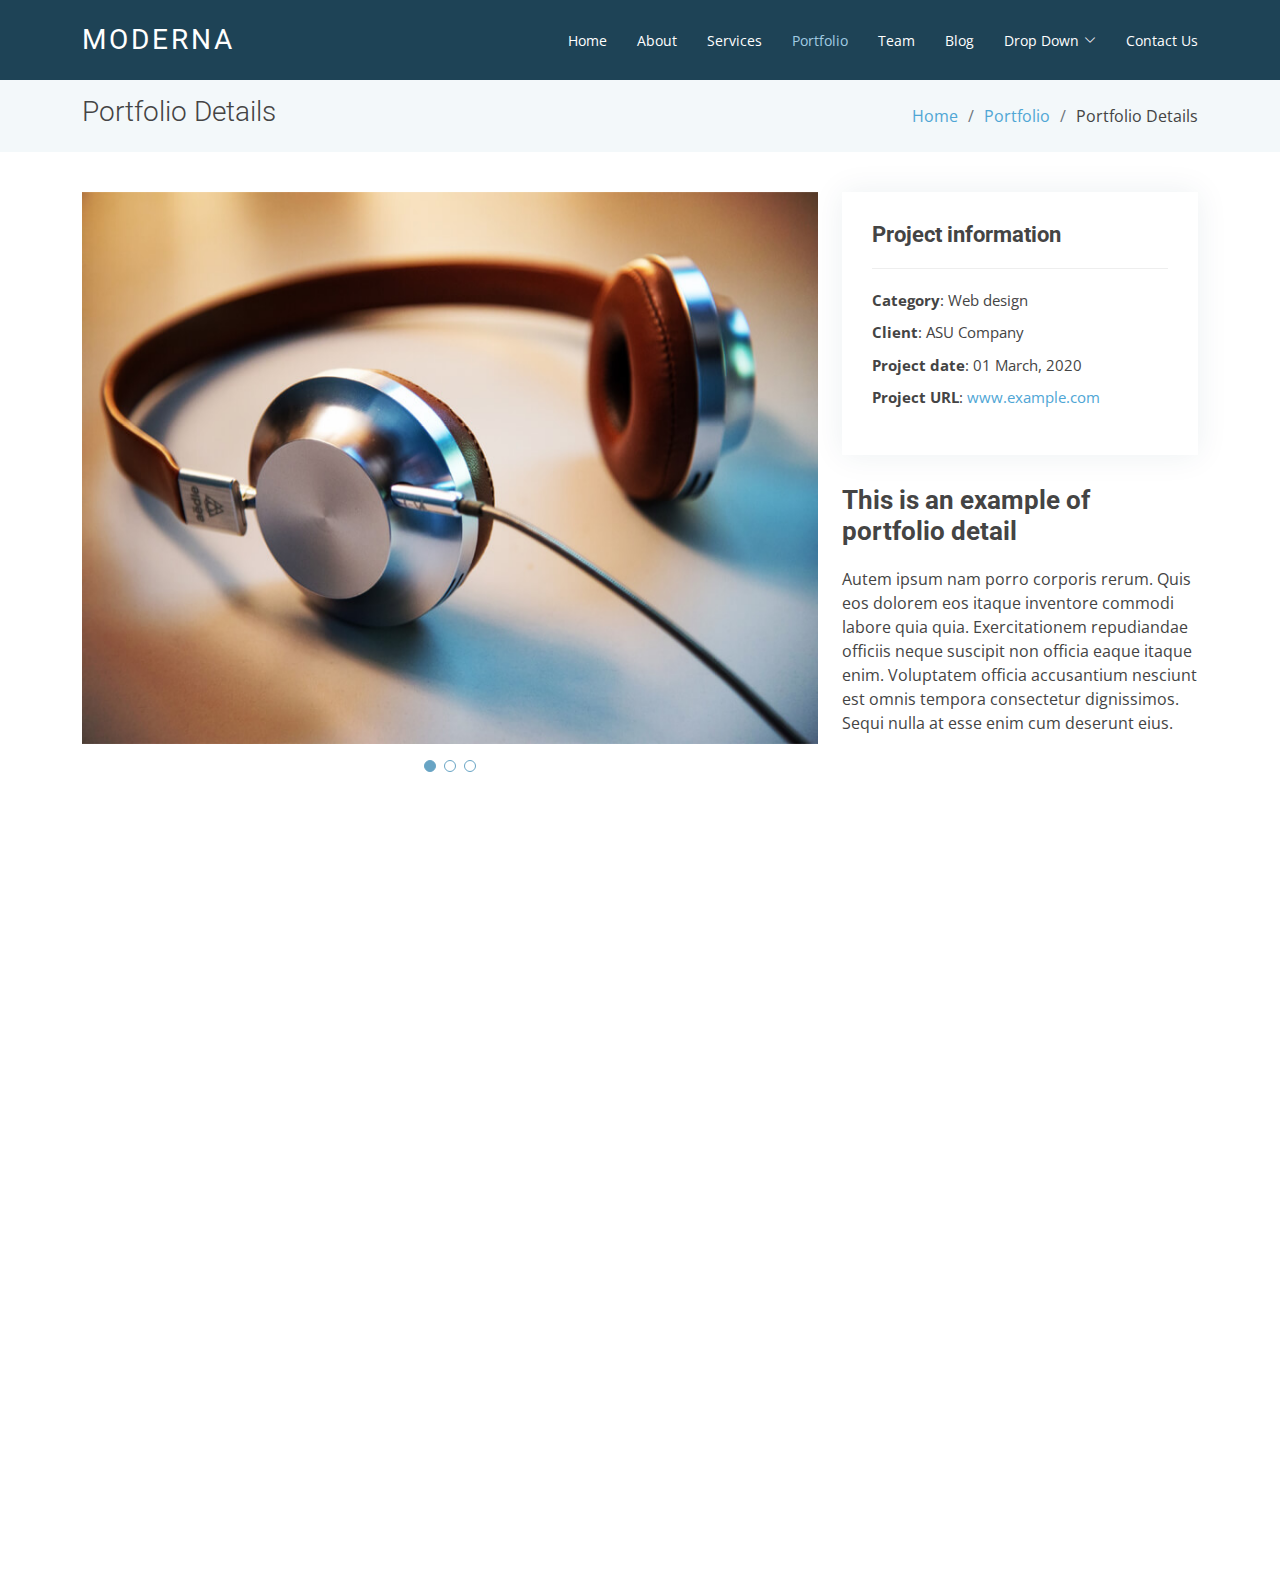
<file: portfolio-details.html>
<!DOCTYPE html>
<html lang="en">

<head>
  <meta charset="utf-8">
  <meta content="width=device-width, initial-scale=1.0" name="viewport">

  <title>Portfolio Details - Moderna Bootstrap Template</title>
  <meta content="" name="description">
  <meta content="" name="keywords">

  <!-- Favicons -->
  <link href="assets/img/favicon.png" rel="icon">
  <link href="assets/img/apple-touch-icon.png" rel="apple-touch-icon">

  <!-- Google Fonts -->
  <link href="https://fonts.googleapis.com/css?family=Open+Sans:300,300i,400,400i,600,600i,700,700i|Roboto:300,300i,400,400i,500,500i,700,700i&display=swap" rel="stylesheet">

  <!-- Vendor CSS Files -->
  <link href="assets/vendor/animate.css/animate.min.css" rel="stylesheet">
  <link href="assets/vendor/aos/aos.css" rel="stylesheet">
  <link href="assets/vendor/bootstrap/css/bootstrap.min.css" rel="stylesheet">
  <link href="assets/vendor/bootstrap-icons/bootstrap-icons.css" rel="stylesheet">
  <link href="assets/vendor/boxicons/css/boxicons.min.css" rel="stylesheet">
  <link href="assets/vendor/glightbox/css/glightbox.min.css" rel="stylesheet">
  <link href="assets/vendor/swiper/swiper-bundle.min.css" rel="stylesheet">

  <!-- Template Main CSS File -->
  <link href="assets/css/style.css" rel="stylesheet">

  <!-- =======================================================
  * Template Name: Moderna - v4.10.1
  * Template URL: https://bootstrapmade.com/free-bootstrap-template-corporate-moderna/
  * Author: BootstrapMade.com
  * License: https://bootstrapmade.com/license/
  ======================================================== -->
</head>

<body>

  <!-- ======= Header ======= -->
  <header id="header" class="fixed-top d-flex align-items-center ">
    <div class="container d-flex justify-content-between align-items-center">

      <div class="logo">
        <h1 class="text-light"><a href="index.html"><span>Moderna</span></a></h1>
        <!-- Uncomment below if you prefer to use an image logo -->
        <!-- <a href="index.html"><img src="assets/img/logo.png" alt="" class="img-fluid"></a>-->
      </div>

      <nav id="navbar" class="navbar">
        <ul>
          <li><a class="" href="index.html">Home</a></li>
          <li><a href="about.html">About</a></li>
          <li><a href="services.html">Services</a></li>
          <li><a class="active" href="portfolio.html">Portfolio</a></li>
          <li><a href="team.html">Team</a></li>
          <li><a href="blog.html">Blog</a></li>
          <li class="dropdown"><a href="#"><span>Drop Down</span> <i class="bi bi-chevron-down"></i></a>
            <ul>
              <li><a href="#">Drop Down 1</a></li>
              <li class="dropdown"><a href="#"><span>Deep Drop Down</span> <i class="bi bi-chevron-right"></i></a>
                <ul>
                  <li><a href="#">Deep Drop Down 1</a></li>
                  <li><a href="#">Deep Drop Down 2</a></li>
                  <li><a href="#">Deep Drop Down 3</a></li>
                  <li><a href="#">Deep Drop Down 4</a></li>
                  <li><a href="#">Deep Drop Down 5</a></li>
                </ul>
              </li>
              <li><a href="#">Drop Down 2</a></li>
              <li><a href="#">Drop Down 3</a></li>
              <li><a href="#">Drop Down 4</a></li>
            </ul>
          </li>
          <li><a href="contact.html">Contact Us</a></li>
        </ul>
        <i class="bi bi-list mobile-nav-toggle"></i>
      </nav><!-- .navbar -->

    </div>
  </header><!-- End Header -->

  <main id="main">

    <!-- ======= Our Portfolio Section ======= -->
    <section class="breadcrumbs">
      <div class="container">

        <div class="d-flex justify-content-between align-items-center">
          <h2>Portfolio Details</h2>
          <ol>
            <li><a href="index.html">Home</a></li>
            <li><a href="portfolio.html">Portfolio</a></li>
            <li>Portfolio Details</li>
          </ol>
        </div>

      </div>
    </section><!-- End Our Portfolio Section -->

    <!-- ======= Portfolio Details Section ======= -->
    <section id="portfolio-details" class="portfolio-details">
      <div class="container">

        <div class="row gy-4">

          <div class="col-lg-8">
            <div class="portfolio-details-slider swiper">
              <div class="swiper-wrapper align-items-center">

                <div class="swiper-slide">
                  <img src="assets/img/portfolio/portfolio-1.jpg" alt="">
                </div>

                <div class="swiper-slide">
                  <img src="assets/img/portfolio/portfolio-2.jpg" alt="">
                </div>

                <div class="swiper-slide">
                  <img src="assets/img/portfolio/portfolio-3.jpg" alt="">
                </div>

              </div>
              <div class="swiper-pagination"></div>
            </div>
          </div>

          <div class="col-lg-4">
            <div class="portfolio-info">
              <h3>Project information</h3>
              <ul>
                <li><strong>Category</strong>: Web design</li>
                <li><strong>Client</strong>: ASU Company</li>
                <li><strong>Project date</strong>: 01 March, 2020</li>
                <li><strong>Project URL</strong>: <a href="#">www.example.com</a></li>
              </ul>
            </div>
            <div class="portfolio-description">
              <h2>This is an example of portfolio detail</h2>
              <p>
                Autem ipsum nam porro corporis rerum. Quis eos dolorem eos itaque inventore commodi labore quia quia. Exercitationem repudiandae officiis neque suscipit non officia eaque itaque enim. Voluptatem officia accusantium nesciunt est omnis tempora consectetur dignissimos. Sequi nulla at esse enim cum deserunt eius.
              </p>
            </div>
          </div>

        </div>

      </div>
    </section><!-- End Portfolio Details Section -->

  </main><!-- End #main -->

  <!-- ======= Footer ======= -->
  <footer id="footer" data-aos="fade-up" data-aos-easing="ease-in-out" data-aos-duration="500">

    <div class="footer-newsletter">
      <div class="container">
        <div class="row">
          <div class="col-lg-6">
            <h4>Our Newsletter</h4>
            <p>Tamen quem nulla quae legam multos aute sint culpa legam noster magna</p>
          </div>
          <div class="col-lg-6">
            <form action="" method="post">
              <input type="email" name="email"><input type="submit" value="Subscribe">
            </form>
          </div>
        </div>
      </div>
    </div>

    <div class="footer-top">
      <div class="container">
        <div class="row">

          <div class="col-lg-3 col-md-6 footer-links">
            <h4>Useful Links</h4>
            <ul>
              <li><i class="bx bx-chevron-right"></i> <a href="#">Home</a></li>
              <li><i class="bx bx-chevron-right"></i> <a href="#">About us</a></li>
              <li><i class="bx bx-chevron-right"></i> <a href="#">Services</a></li>
              <li><i class="bx bx-chevron-right"></i> <a href="#">Terms of service</a></li>
              <li><i class="bx bx-chevron-right"></i> <a href="#">Privacy policy</a></li>
            </ul>
          </div>

          <div class="col-lg-3 col-md-6 footer-links">
            <h4>Our Services</h4>
            <ul>
              <li><i class="bx bx-chevron-right"></i> <a href="#">Web Design</a></li>
              <li><i class="bx bx-chevron-right"></i> <a href="#">Web Development</a></li>
              <li><i class="bx bx-chevron-right"></i> <a href="#">Product Management</a></li>
              <li><i class="bx bx-chevron-right"></i> <a href="#">Marketing</a></li>
              <li><i class="bx bx-chevron-right"></i> <a href="#">Graphic Design</a></li>
            </ul>
          </div>

          <div class="col-lg-3 col-md-6 footer-contact">
            <h4>Contact Us</h4>
            <p>
              A108 Adam Street <br>
              New York, NY 535022<br>
              United States <br><br>
              <strong>Phone:</strong> +1 5589 55488 55<br>
              <strong>Email:</strong> info@example.com<br>
            </p>

          </div>

          <div class="col-lg-3 col-md-6 footer-info">
            <h3>About Moderna</h3>
            <p>Cras fermentum odio eu feugiat lide par naso tierra. Justo eget nada terra videa magna derita valies darta donna mare fermentum iaculis eu non diam phasellus.</p>
            <div class="social-links mt-3">
              <a href="#" class="twitter"><i class="bx bxl-twitter"></i></a>
              <a href="#" class="facebook"><i class="bx bxl-facebook"></i></a>
              <a href="#" class="instagram"><i class="bx bxl-instagram"></i></a>
              <a href="#" class="linkedin"><i class="bx bxl-linkedin"></i></a>
            </div>
          </div>

        </div>
      </div>
    </div>

    <div class="container">
      <div class="copyright">
        &copy; Copyright <strong><span>Moderna</span></strong>. All Rights Reserved
      </div>
      <div class="credits">
        <!-- All the links in the footer should remain intact. -->
        <!-- You can delete the links only if you purchased the pro version. -->
        <!-- Licensing information: https://bootstrapmade.com/license/ -->
        <!-- Purchase the pro version with working PHP/AJAX contact form: https://bootstrapmade.com/free-bootstrap-template-corporate-moderna/ -->
        Designed by <a href="https://bootstrapmade.com/">BootstrapMade</a>
      </div>
    </div>
  </footer><!-- End Footer -->

  <a href="#" class="back-to-top d-flex align-items-center justify-content-center"><i class="bi bi-arrow-up-short"></i></a>

  <!-- Vendor JS Files -->
  <script src="assets/vendor/purecounter/purecounter_vanilla.js"></script>
  <script src="assets/vendor/aos/aos.js"></script>
  <script src="assets/vendor/bootstrap/js/bootstrap.bundle.min.js"></script>
  <script src="assets/vendor/glightbox/js/glightbox.min.js"></script>
  <script src="assets/vendor/isotope-layout/isotope.pkgd.min.js"></script>
  <script src="assets/vendor/swiper/swiper-bundle.min.js"></script>
  <script src="assets/vendor/waypoints/noframework.waypoints.js"></script>
  <script src="assets/vendor/php-email-form/validate.js"></script>

  <!-- Template Main JS File -->
  <script src="assets/js/main.js"></script>

</body>

</html>
</file>
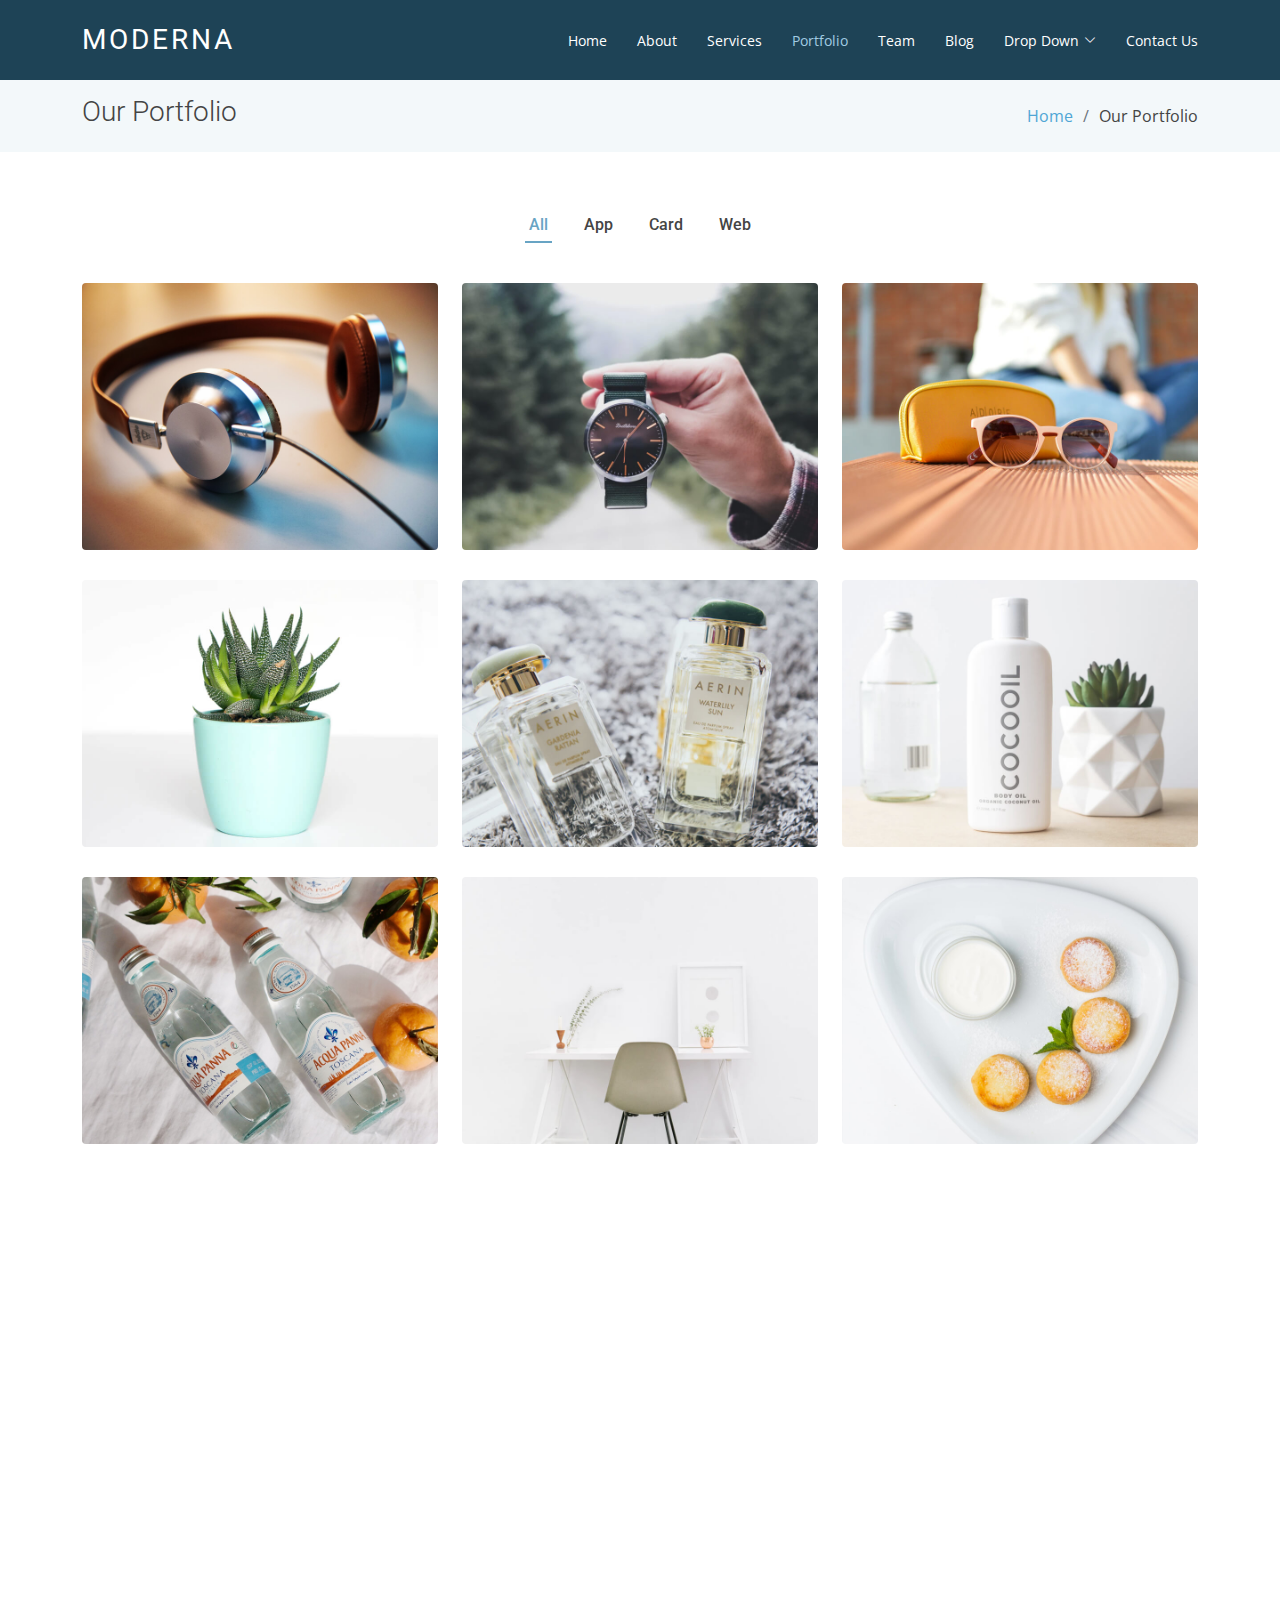
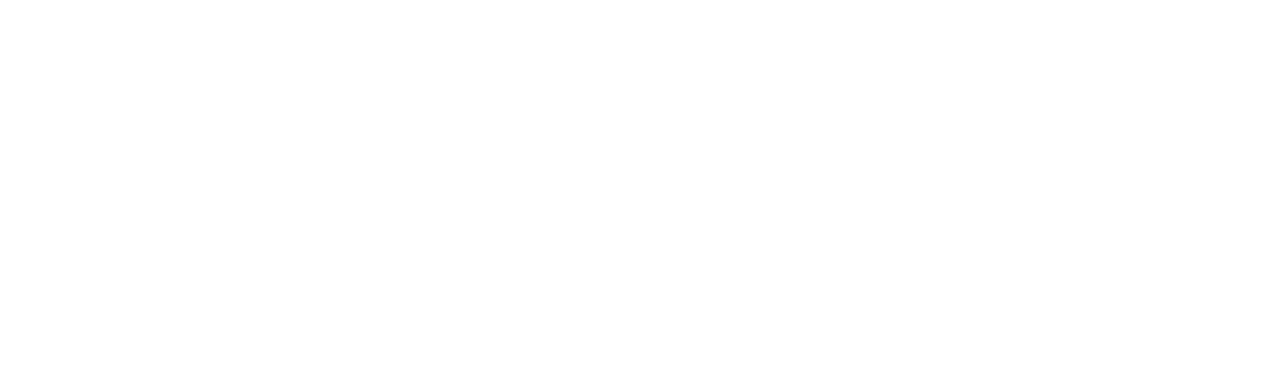
<file: portfolio.html>
<!DOCTYPE html>
<html lang="en">

<head>
  <meta charset="utf-8">
  <meta content="width=device-width, initial-scale=1.0" name="viewport">

  <title>Portfolio - Moderna Bootstrap Template</title>
  <meta content="" name="description">
  <meta content="" name="keywords">

  <!-- Favicons -->
  <link href="assets/img/favicon.png" rel="icon">
  <link href="assets/img/apple-touch-icon.png" rel="apple-touch-icon">

  <!-- Google Fonts -->
  <link href="https://fonts.googleapis.com/css?family=Open+Sans:300,300i,400,400i,600,600i,700,700i|Roboto:300,300i,400,400i,500,500i,700,700i&display=swap" rel="stylesheet">

  <!-- Vendor CSS Files -->
  <link href="assets/vendor/animate.css/animate.min.css" rel="stylesheet">
  <link href="assets/vendor/aos/aos.css" rel="stylesheet">
  <link href="assets/vendor/bootstrap/css/bootstrap.min.css" rel="stylesheet">
  <link href="assets/vendor/bootstrap-icons/bootstrap-icons.css" rel="stylesheet">
  <link href="assets/vendor/boxicons/css/boxicons.min.css" rel="stylesheet">
  <link href="assets/vendor/glightbox/css/glightbox.min.css" rel="stylesheet">
  <link href="assets/vendor/swiper/swiper-bundle.min.css" rel="stylesheet">

  <!-- Template Main CSS File -->
  <link href="assets/css/style.css" rel="stylesheet">

  <!-- =======================================================
  * Template Name: Moderna - v4.10.1
  * Template URL: https://bootstrapmade.com/free-bootstrap-template-corporate-moderna/
  * Author: BootstrapMade.com
  * License: https://bootstrapmade.com/license/
  ======================================================== -->
</head>

<body>

  <!-- ======= Header ======= -->
  <header id="header" class="fixed-top d-flex align-items-center ">
    <div class="container d-flex justify-content-between align-items-center">

      <div class="logo">
        <h1 class="text-light"><a href="index.html"><span>Moderna</span></a></h1>
        <!-- Uncomment below if you prefer to use an image logo -->
        <!-- <a href="index.html"><img src="assets/img/logo.png" alt="" class="img-fluid"></a>-->
      </div>

      <nav id="navbar" class="navbar">
        <ul>
          <li><a class="" href="index.html">Home</a></li>
          <li><a href="about.html">About</a></li>
          <li><a href="services.html">Services</a></li>
          <li><a class="active" href="portfolio.html">Portfolio</a></li>
          <li><a href="team.html">Team</a></li>
          <li><a href="blog.html">Blog</a></li>
          <li class="dropdown"><a href="#"><span>Drop Down</span> <i class="bi bi-chevron-down"></i></a>
            <ul>
              <li><a href="#">Drop Down 1</a></li>
              <li class="dropdown"><a href="#"><span>Deep Drop Down</span> <i class="bi bi-chevron-right"></i></a>
                <ul>
                  <li><a href="#">Deep Drop Down 1</a></li>
                  <li><a href="#">Deep Drop Down 2</a></li>
                  <li><a href="#">Deep Drop Down 3</a></li>
                  <li><a href="#">Deep Drop Down 4</a></li>
                  <li><a href="#">Deep Drop Down 5</a></li>
                </ul>
              </li>
              <li><a href="#">Drop Down 2</a></li>
              <li><a href="#">Drop Down 3</a></li>
              <li><a href="#">Drop Down 4</a></li>
            </ul>
          </li>
          <li><a href="contact.html">Contact Us</a></li>
        </ul>
        <i class="bi bi-list mobile-nav-toggle"></i>
      </nav><!-- .navbar -->

    </div>
  </header><!-- End Header -->

  <main id="main">

    <!-- ======= Our Portfolio Section ======= -->
    <section class="breadcrumbs">
      <div class="container">

        <div class="d-flex justify-content-between align-items-center">
          <h2>Our Portfolio</h2>
          <ol>
            <li><a href="index.html">Home</a></li>
            <li>Our Portfolio</li>
          </ol>
        </div>

      </div>
    </section><!-- End Our Portfolio Section -->

    <!-- ======= Portfolio Section ======= -->
    <section class="portfolio">
      <div class="container">

        <div class="row">
          <div class="col-lg-12">
            <ul id="portfolio-flters">
              <li data-filter="*" class="filter-active">All</li>
              <li data-filter=".filter-app">App</li>
              <li data-filter=".filter-card">Card</li>
              <li data-filter=".filter-web">Web</li>
            </ul>
          </div>
        </div>

        <div class="row portfolio-container" data-aos="fade-up" data-aos-easing="ease-in-out" data-aos-duration="500">

          <div class="col-lg-4 col-md-6 portfolio-wrap filter-app">
            <div class="portfolio-item">
              <img src="assets/img/portfolio/portfolio-1.jpg" class="img-fluid" alt="">
              <div class="portfolio-info">
                <h3>App 1</h3>
                <div>
                  <a href="assets/img/portfolio/portfolio-1.jpg" data-gallery="portfolioGallery" class="portfolio-lightbox" title="App 1"><i class="bx bx-plus"></i></a>
                  <a href="portfolio-details.html" title="Portfolio Details"><i class="bx bx-link"></i></a>
                </div>
              </div>
            </div>
          </div>

          <div class="col-lg-4 col-md-6 portfolio-wrap filter-web">
            <div class="portfolio-item">
              <img src="assets/img/portfolio/portfolio-2.jpg" class="img-fluid" alt="">
              <div class="portfolio-info">
                <h3>Web 3</h3>
                <div>
                  <a href="assets/img/portfolio/portfolio-2.jpg" data-gallery="portfolioGallery" class="portfolio-lightbox" title="Web 3"><i class="bx bx-plus"></i></a>
                  <a href="portfolio-details.html" title="Portfolio Details"><i class="bx bx-link"></i></a>
                </div>
              </div>
            </div>
          </div>

          <div class="col-lg-4 col-md-6 portfolio-wrap filter-app">
            <div class="portfolio-item">
              <img src="assets/img/portfolio/portfolio-3.jpg" class="img-fluid" alt="">
              <div class="portfolio-info">
                <h3>App 2</h3>
                <div>
                  <a href="assets/img/portfolio/portfolio-3.jpg" data-gallery="portfolioGallery" class="portfolio-lightbox" title="App 2"><i class="bx bx-plus"></i></a>
                  <a href="portfolio-details.html" title="Portfolio Details"><i class="bx bx-link"></i></a>
                </div>
              </div>
            </div>
          </div>

          <div class="col-lg-4 col-md-6 portfolio-wrap filter-card">
            <div class="portfolio-item">
              <img src="assets/img/portfolio/portfolio-4.jpg" class="img-fluid" alt="">
              <div class="portfolio-info">
                <h3>Card 2</h3>
                <div>
                  <a href="assets/img/portfolio/portfolio-4.jpg" data-gallery="portfolioGallery" class="portfolio-lightbox" title="Card 2"><i class="bx bx-plus"></i></a>
                  <a href="portfolio-details.html" title="Portfolio Details"><i class="bx bx-link"></i></a>
                </div>
              </div>
            </div>
          </div>

          <div class="col-lg-4 col-md-6 portfolio-wrap filter-web">
            <div class="portfolio-item">
              <img src="assets/img/portfolio/portfolio-5.jpg" class="img-fluid" alt="">
              <div class="portfolio-info">
                <h3>Web 2</h3>
                <div>
                  <a href="assets/img/portfolio/portfolio-5.jpg" data-gallery="portfolioGallery" class="portfolio-lightbox" title="Web 2"><i class="bx bx-plus"></i></a>
                  <a href="portfolio-details.html" title="Portfolio Details"><i class="bx bx-link"></i></a>
                </div>
              </div>
            </div>
          </div>

          <div class="col-lg-4 col-md-6 portfolio-wrap filter-app">
            <div class="portfolio-item">
              <img src="assets/img/portfolio/portfolio-6.jpg" class="img-fluid" alt="">
              <div class="portfolio-info">
                <h3>App 3</h3>
                <div>
                  <a href="assets/img/portfolio/portfolio-6.jpg" data-gallery="portfolioGallery" class="portfolio-lightbox" title="App 3"><i class="bx bx-plus"></i></a>
                  <a href="portfolio-details.html" title="Portfolio Details"><i class="bx bx-link"></i></a>
                </div>
              </div>
            </div>
          </div>

          <div class="col-lg-4 col-md-6 portfolio-wrap filter-card">
            <div class="portfolio-item">
              <img src="assets/img/portfolio/portfolio-7.jpg" class="img-fluid" alt="">
              <div class="portfolio-info">
                <h3>Card 1</h3>
                <div>
                  <a href="assets/img/portfolio/portfolio-7.jpg" data-gallery="portfolioGallery" class="portfolio-lightbox" title="Card 1"><i class="bx bx-plus"></i></a>
                  <a href="portfolio-details.html" title="Portfolio Details"><i class="bx bx-link"></i></a>
                </div>
              </div>
            </div>
          </div>

          <div class="col-lg-4 col-md-6 portfolio-wrap filter-card">
            <div class="portfolio-item">
              <img src="assets/img/portfolio/portfolio-8.jpg" class="img-fluid" alt="">
              <div class="portfolio-info">
                <h3>Card 3</h3>
                <div>
                  <a href="assets/img/portfolio/portfolio-8.jpg" data-gallery="portfolioGallery" class="portfolio-lightbox" title="Card 3"><i class="bx bx-plus"></i></a>
                  <a href="portfolio-details.html" title="Portfolio Details"><i class="bx bx-link"></i></a>
                </div>
              </div>
            </div>
          </div>

          <div class="col-lg-4 col-md-6 portfolio-wrap filter-web">
            <div class="portfolio-item">
              <img src="assets/img/portfolio/portfolio-9.jpg" class="img-fluid" alt="">
              <div class="portfolio-info">
                <h3>Web 1</h3>
                <div>
                  <a href="assets/img/portfolio/portfolio-9.jpg" data-gallery="portfolioGallery" class="portfolio-lightbox" title="Web 1"><i class="bx bx-plus"></i></a>
                  <a href="portfolio-details.html" title="Portfolio Details"><i class="bx bx-link"></i></a>
                </div>
              </div>
            </div>
          </div>

        </div>

      </div>
    </section><!-- End Portfolio Section -->

  </main><!-- End #main -->

  <!-- ======= Footer ======= -->
  <footer id="footer" data-aos="fade-up" data-aos-easing="ease-in-out" data-aos-duration="500">

    <div class="footer-newsletter">
      <div class="container">
        <div class="row">
          <div class="col-lg-6">
            <h4>Our Newsletter</h4>
            <p>Tamen quem nulla quae legam multos aute sint culpa legam noster magna</p>
          </div>
          <div class="col-lg-6">
            <form action="" method="post">
              <input type="email" name="email"><input type="submit" value="Subscribe">
            </form>
          </div>
        </div>
      </div>
    </div>

    <div class="footer-top">
      <div class="container">
        <div class="row">

          <div class="col-lg-3 col-md-6 footer-links">
            <h4>Useful Links</h4>
            <ul>
              <li><i class="bx bx-chevron-right"></i> <a href="#">Home</a></li>
              <li><i class="bx bx-chevron-right"></i> <a href="#">About us</a></li>
              <li><i class="bx bx-chevron-right"></i> <a href="#">Services</a></li>
              <li><i class="bx bx-chevron-right"></i> <a href="#">Terms of service</a></li>
              <li><i class="bx bx-chevron-right"></i> <a href="#">Privacy policy</a></li>
            </ul>
          </div>

          <div class="col-lg-3 col-md-6 footer-links">
            <h4>Our Services</h4>
            <ul>
              <li><i class="bx bx-chevron-right"></i> <a href="#">Web Design</a></li>
              <li><i class="bx bx-chevron-right"></i> <a href="#">Web Development</a></li>
              <li><i class="bx bx-chevron-right"></i> <a href="#">Product Management</a></li>
              <li><i class="bx bx-chevron-right"></i> <a href="#">Marketing</a></li>
              <li><i class="bx bx-chevron-right"></i> <a href="#">Graphic Design</a></li>
            </ul>
          </div>

          <div class="col-lg-3 col-md-6 footer-contact">
            <h4>Contact Us</h4>
            <p>
              A108 Adam Street <br>
              New York, NY 535022<br>
              United States <br><br>
              <strong>Phone:</strong> +1 5589 55488 55<br>
              <strong>Email:</strong> info@example.com<br>
            </p>

          </div>

          <div class="col-lg-3 col-md-6 footer-info">
            <h3>About Moderna</h3>
            <p>Cras fermentum odio eu feugiat lide par naso tierra. Justo eget nada terra videa magna derita valies darta donna mare fermentum iaculis eu non diam phasellus.</p>
            <div class="social-links mt-3">
              <a href="#" class="twitter"><i class="bx bxl-twitter"></i></a>
              <a href="#" class="facebook"><i class="bx bxl-facebook"></i></a>
              <a href="#" class="instagram"><i class="bx bxl-instagram"></i></a>
              <a href="#" class="linkedin"><i class="bx bxl-linkedin"></i></a>
            </div>
          </div>

        </div>
      </div>
    </div>

    <div class="container">
      <div class="copyright">
        &copy; Copyright <strong><span>Moderna</span></strong>. All Rights Reserved
      </div>
      <div class="credits">
        <!-- All the links in the footer should remain intact. -->
        <!-- You can delete the links only if you purchased the pro version. -->
        <!-- Licensing information: https://bootstrapmade.com/license/ -->
        <!-- Purchase the pro version with working PHP/AJAX contact form: https://bootstrapmade.com/free-bootstrap-template-corporate-moderna/ -->
        Designed by <a href="https://bootstrapmade.com/">BootstrapMade</a>
      </div>
    </div>
  </footer><!-- End Footer -->

  <a href="#" class="back-to-top d-flex align-items-center justify-content-center"><i class="bi bi-arrow-up-short"></i></a>

  <!-- Vendor JS Files -->
  <script src="assets/vendor/purecounter/purecounter_vanilla.js"></script>
  <script src="assets/vendor/aos/aos.js"></script>
  <script src="assets/vendor/bootstrap/js/bootstrap.bundle.min.js"></script>
  <script src="assets/vendor/glightbox/js/glightbox.min.js"></script>
  <script src="assets/vendor/isotope-layout/isotope.pkgd.min.js"></script>
  <script src="assets/vendor/swiper/swiper-bundle.min.js"></script>
  <script src="assets/vendor/waypoints/noframework.waypoints.js"></script>
  <script src="assets/vendor/php-email-form/validate.js"></script>

  <!-- Template Main JS File -->
  <script src="assets/js/main.js"></script>

</body>

</html>
</file>
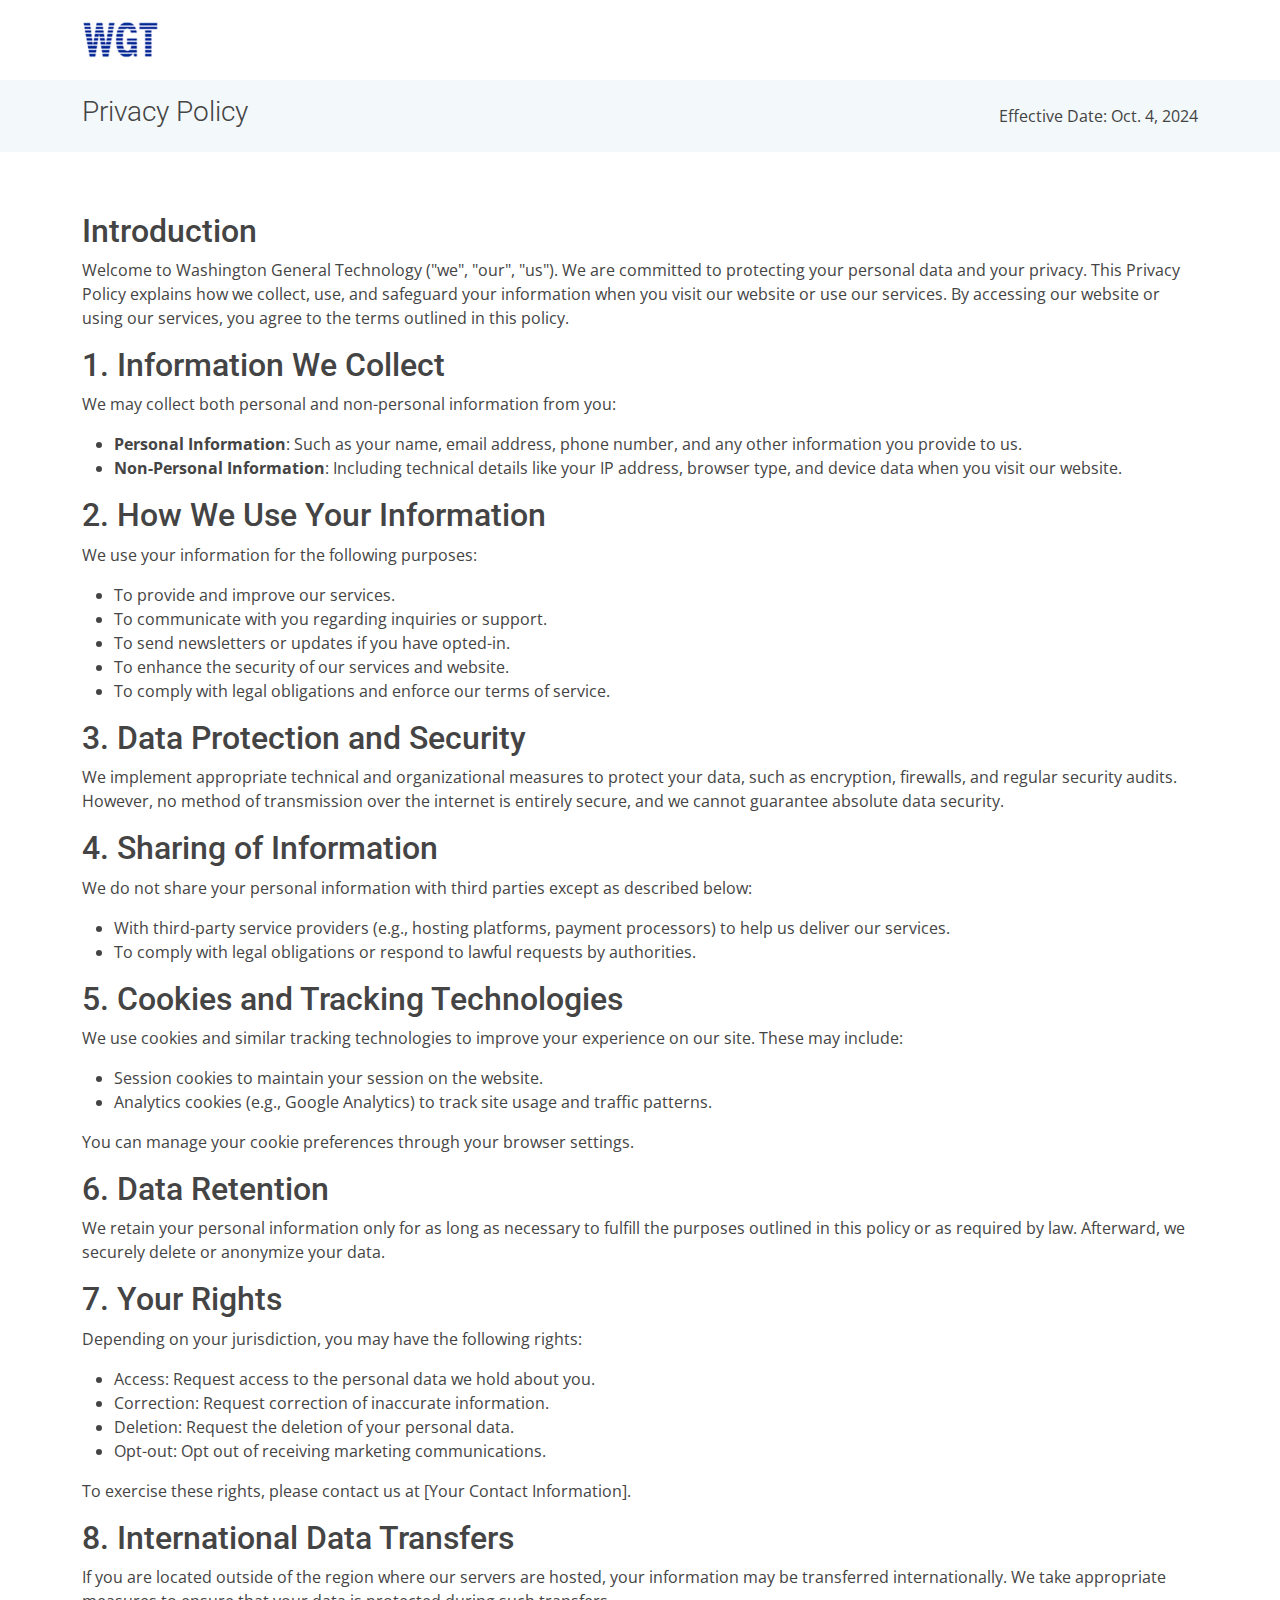
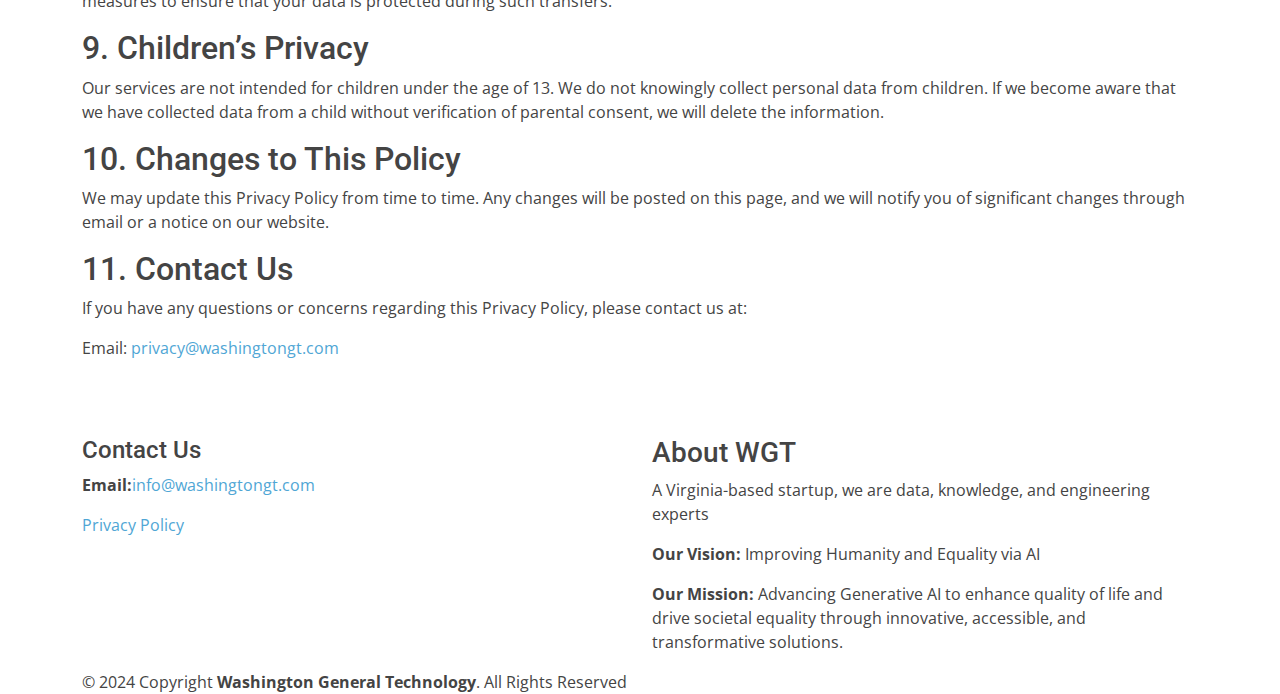
<file: privacy-policy.html>
<!DOCTYPE html>
<html lang="en">

<!-- Google tag (gtag.js) -->
<script async src="https://www.googletagmanager.com/gtag/js?id=G-MXFFBQSV5Q"></script>
<script>
  window.dataLayer = window.dataLayer || [];
  function gtag() { dataLayer.push(arguments); }
  gtag('js', new Date());

  gtag('config', 'G-MXFFBQSV5Q');
</script>

<head>
  <meta charset="utf-8">
  <meta content="width=device-width, initial-scale=1.0" name="viewport">

  <title>Washington General Technology - Empower Human with AI</title>
  <meta content="" name="description">
  <meta content="" name="keywords">

  <!-- Favicons -->
  <link href="assets/img/favicon.png" rel="icon">
  <link href="assets/img/apple-touch-icon.png" rel="apple-touch-icon">

  <!-- Google Fonts -->
  <link
    href="https://fonts.googleapis.com/css?family=Open+Sans:300,300i,400,400i,600,600i,700,700i|Roboto:300,300i,400,400i,500,500i,700,700i&display=swap"
    rel="stylesheet">

  <!-- Vendor CSS Files -->
  <link href="assets/vendor/animate.css/animate.min.css" rel="stylesheet">
  <link href="assets/vendor/aos/aos.css" rel="stylesheet">
  <link href="assets/vendor/bootstrap/css/bootstrap.min.css" rel="stylesheet">
  <link href="assets/vendor/bootstrap-icons/bootstrap-icons.css" rel="stylesheet">
  <link href="assets/vendor/boxicons/css/boxicons.min.css" rel="stylesheet">
  <link href="assets/vendor/glightbox/css/glightbox.min.css" rel="stylesheet">
  <link href="assets/vendor/swiper/swiper-bundle.min.css" rel="stylesheet">

  <!-- Template Main CSS File -->
  <link href="assets/css/style.css" rel="stylesheet">

</head>

<body>

  <!-- ======= Header ======= -->
  <header id="header" class="fixed-top d-flex align-items-center header-transparent">
    <div class="container d-flex justify-content-between align-items-center">

      <div class="logo">
        <!--
        <h1 class="text-light"><a href="index.html"><span>WGT</span></a></h1> -->
        <!-- Uncomment below if you prefer to use an image logo -->
        <a href="index.html"><img src="assets/img/wgt_logo.png" alt="" class="img-fluid"></a>
      </div>
      <!-- 
      <nav id="navbar" class="navbar">
        <ul>
          <li><a class="active " href="index.html">Home</a></li>
          <li><a href="about.html">About</a></li>
          <li><a href="services.html">Services</a></li>
          <li><a href="portfolio.html">Portfolio</a></li>
          <li><a href="team.html">Team</a></li>
          <li><a href="blog.html">Blog</a></li>
          <li><a href="contact.html">Contact Us</a></li>
        </ul>
        <i class="bi bi-list mobile-nav-toggle"></i>
      </nav> -->
      <!-- .navbar -->

    </div>
  </header><!-- End Header -->

  <main id="main">

    <!-- ======= Our Portfolio Section ======= -->
    <section class="breadcrumbs">
      <div class="container">

        <div class="d-flex justify-content-between align-items-center">
          <h2>Privacy Policy</h2>
          <ol>
            <li>Effective Date: Oct. 4, 2024</a></li>
          </ol>
        </div>

      </div>
    </section><!-- End Our Portfolio Section -->

    <section class="portfolio">
      <div class="container">
        <h2>Introduction</h2>
        <p>Welcome to Washington General Technology ("we", "our", "us"). We are committed to protecting your personal data and your privacy. This Privacy Policy explains how we collect, use, and safeguard your information when you visit our website or use our services. By accessing our website or using our services, you agree to the terms outlined in this policy.</p>

        <h2>1. Information We Collect</h2>
        <p>We may collect both personal and non-personal information from you:</p>
        <ul>
            <li><strong>Personal Information</strong>: Such as your name, email address, phone number, and any other information you provide to us.</li>
            <li><strong>Non-Personal Information</strong>: Including technical details like your IP address, browser type, and device data when you visit our website.</li>
        </ul>

        <h2>2. How We Use Your Information</h2>
        <p>We use your information for the following purposes:</p>
        <ul>
            <li>To provide and improve our services.</li>
            <li>To communicate with you regarding inquiries or support.</li>
            <li>To send newsletters or updates if you have opted-in.</li>
            <li>To enhance the security of our services and website.</li>
            <li>To comply with legal obligations and enforce our terms of service.</li>
        </ul>

        <h2>3. Data Protection and Security</h2>
        <p>We implement appropriate technical and organizational measures to protect your data, such as encryption, firewalls, and regular security audits. However, no method of transmission over the internet is entirely secure, and we cannot guarantee absolute data security.</p>

        <h2>4. Sharing of Information</h2>
        <p>We do not share your personal information with third parties except as described below:</p>
        <ul>
            <li>With third-party service providers (e.g., hosting platforms, payment processors) to help us deliver our services.</li>
            <li>To comply with legal obligations or respond to lawful requests by authorities.</li>
        </ul>

        <h2>5. Cookies and Tracking Technologies</h2>
        <p>We use cookies and similar tracking technologies to improve your experience on our site. These may include:</p>
        <ul>
            <li>Session cookies to maintain your session on the website.</li>
            <li>Analytics cookies (e.g., Google Analytics) to track site usage and traffic patterns.</li>
        </ul>
        <p>You can manage your cookie preferences through your browser settings.</p>

        <h2>6. Data Retention</h2>
        <p>We retain your personal information only for as long as necessary to fulfill the purposes outlined in this policy or as required by law. Afterward, we securely delete or anonymize your data.</p>

        <h2>7. Your Rights</h2>
        <p>Depending on your jurisdiction, you may have the following rights:</p>
        <ul>
            <li>Access: Request access to the personal data we hold about you.</li>
            <li>Correction: Request correction of inaccurate information.</li>
            <li>Deletion: Request the deletion of your personal data.</li>
            <li>Opt-out: Opt out of receiving marketing communications.</li>
        </ul>
        <p>To exercise these rights, please contact us at [Your Contact Information].</p>

        <h2>8. International Data Transfers</h2>
        <p>If you are located outside of the region where our servers are hosted, your information may be transferred internationally. We take appropriate measures to ensure that your data is protected during such transfers.</p>

        <h2>9. Children’s Privacy</h2>
        <p>Our services are not intended for children under the age of 13. We do not knowingly collect personal data from children. If we become aware that we have collected data from a child without verification of parental consent, we will delete the information.</p>

        <h2>10. Changes to This Policy</h2>
        <p>We may update this Privacy Policy from time to time. Any changes will be posted on this page, and we will notify you of significant changes through email or a notice on our website.</p>

        <h2>11. Contact Us</h2>
        <p>If you have any questions or concerns regarding this Privacy Policy, please contact us at:</p>
        <p>Email: <a href="mailto:privacy@washingtongt.com">privacy@washingtongt.com</a></p>
     </div>

    </section><!-- End Our Portfolio Section -->
</main><!-- End #main -->
    <div class="footer-top">
        <div class="container">
          <div class="row">
            
            <div class="col-lg-6 col-md-12 footer-contact">
              <h4>Contact Us</h4>
              <p>
                <strong>Email:</strong><a href="mailto:info@washingtongt.com">info@washingtongt.com</a><br/>
              </p>
              <p>
                <a href="privacy-policy.html">Privacy Policy</a>
              </p>
              <p><script src="https://platform.linkedin.com/in.js" type="text/javascript"> lang: en_US</script>
              <script type="IN/FollowCompany" data-id="94435624" data-counter="bottom"></script>
              </p>
  
  
            </div>
  
            <div class="col-lg-6 col-md-12 footer-info">
              <h3>About WGT</h3>
              <p>A Virginia-based startup, we are data, knowledge, and engineering experts
              </p>
  
              <p>
                <b>Our Vision:</b> Improving Humanity and Equality via AI
              </p>
  
              <p><b>Our Mission:</b> Advancing Generative AI to enhance quality of life and drive societal equality
                through innovative, accessible, and transformative solutions.</p>

            </div>
  
          </div>
        </div>
      </div>
  
      <div class="container">
        <div class="copyright">
          &copy; 2024 Copyright <strong><span>Washington General Technology</span></strong>. All Rights Reserved
        </div>
      </div>
    </footer><!-- End Footer -->
  
    <a href="#" class="back-to-top d-flex align-items-center justify-content-center"><i
        class="bi bi-arrow-up-short"></i></a>
  
    <!-- Vendor JS Files -->
    <script src="assets/vendor/purecounter/purecounter_vanilla.js"></script>
    <script src="assets/vendor/aos/aos.js"></script>
    <script src="assets/vendor/bootstrap/js/bootstrap.bundle.min.js"></script>
    <script src="assets/vendor/glightbox/js/glightbox.min.js"></script>
    <script src="assets/vendor/isotope-layout/isotope.pkgd.min.js"></script>
    <script src="assets/vendor/swiper/swiper-bundle.min.js"></script>
    <script src="assets/vendor/waypoints/noframework.waypoints.js"></script>
    <script src="assets/vendor/php-email-form/validate.js"></script>
  
    <!-- Template Main JS File -->
    <script src="assets/js/main.js"></script>
  
  </body>
  
  </html>
</file>
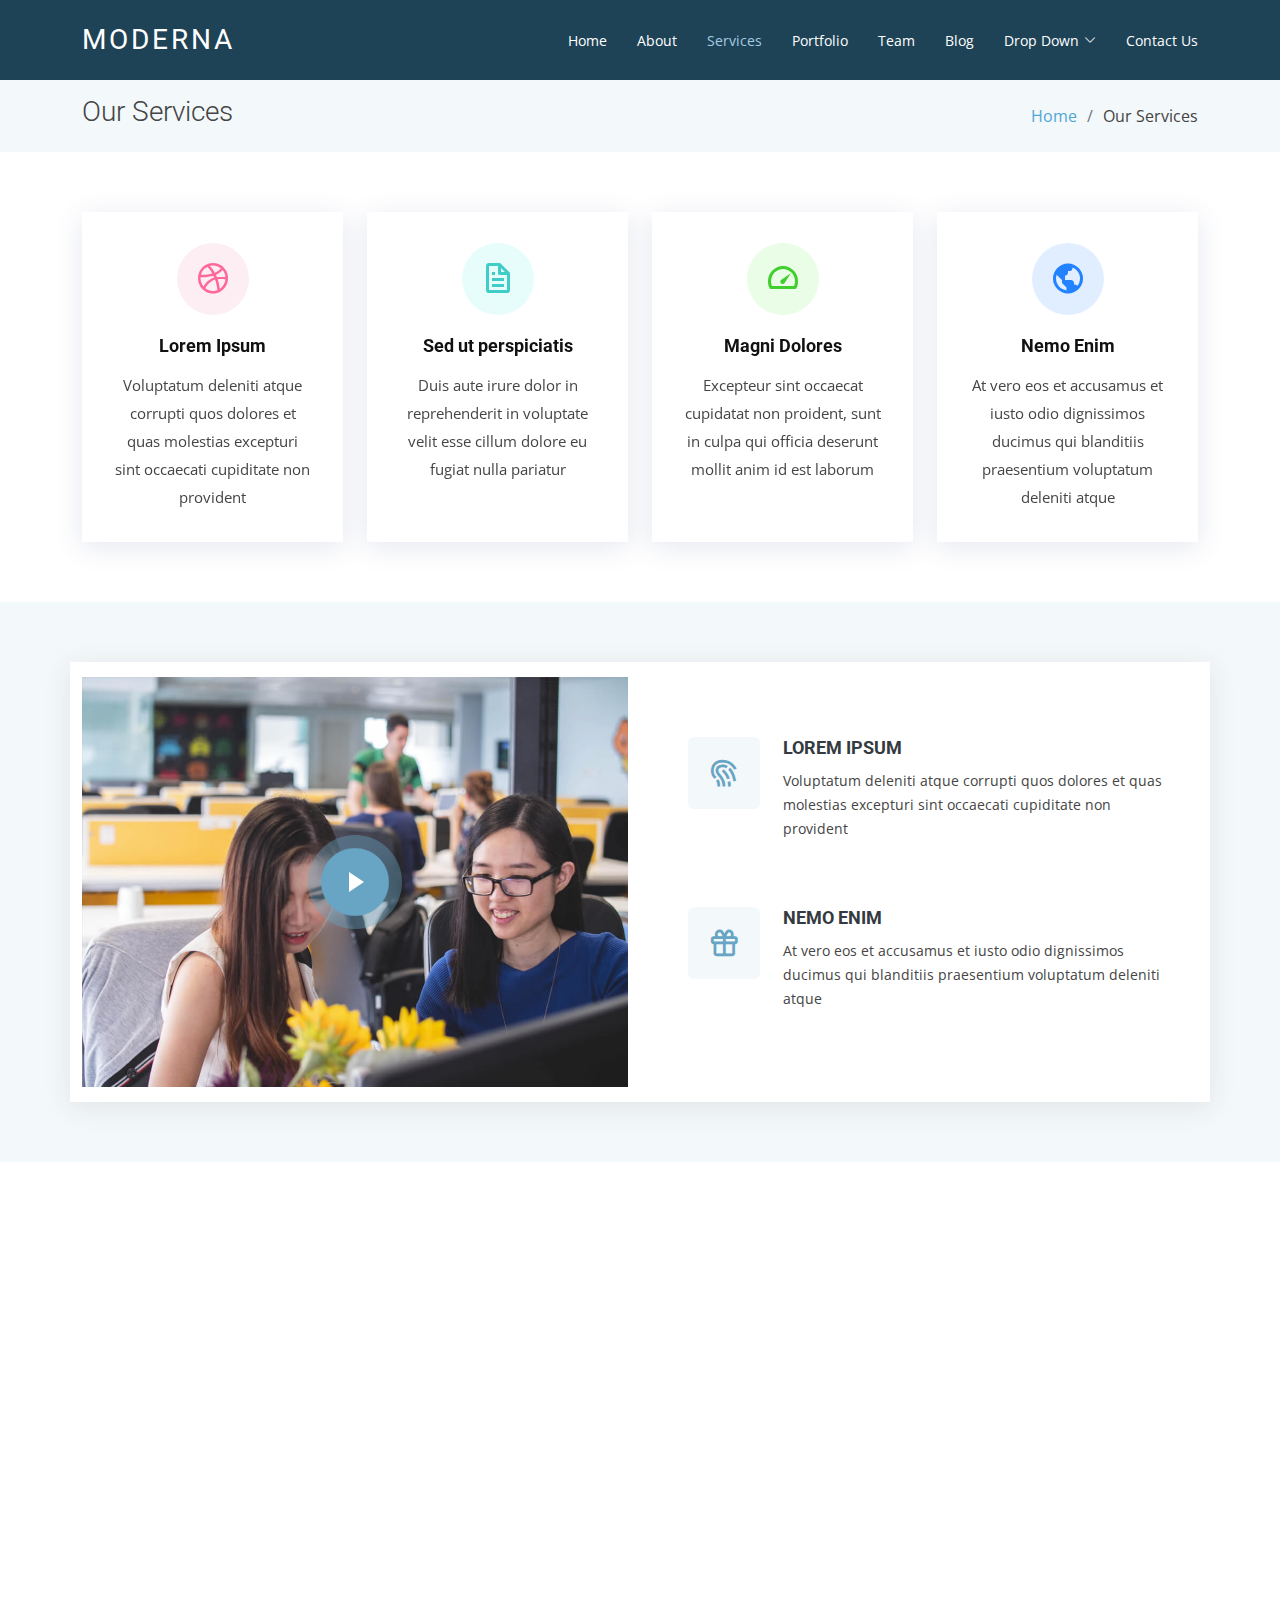
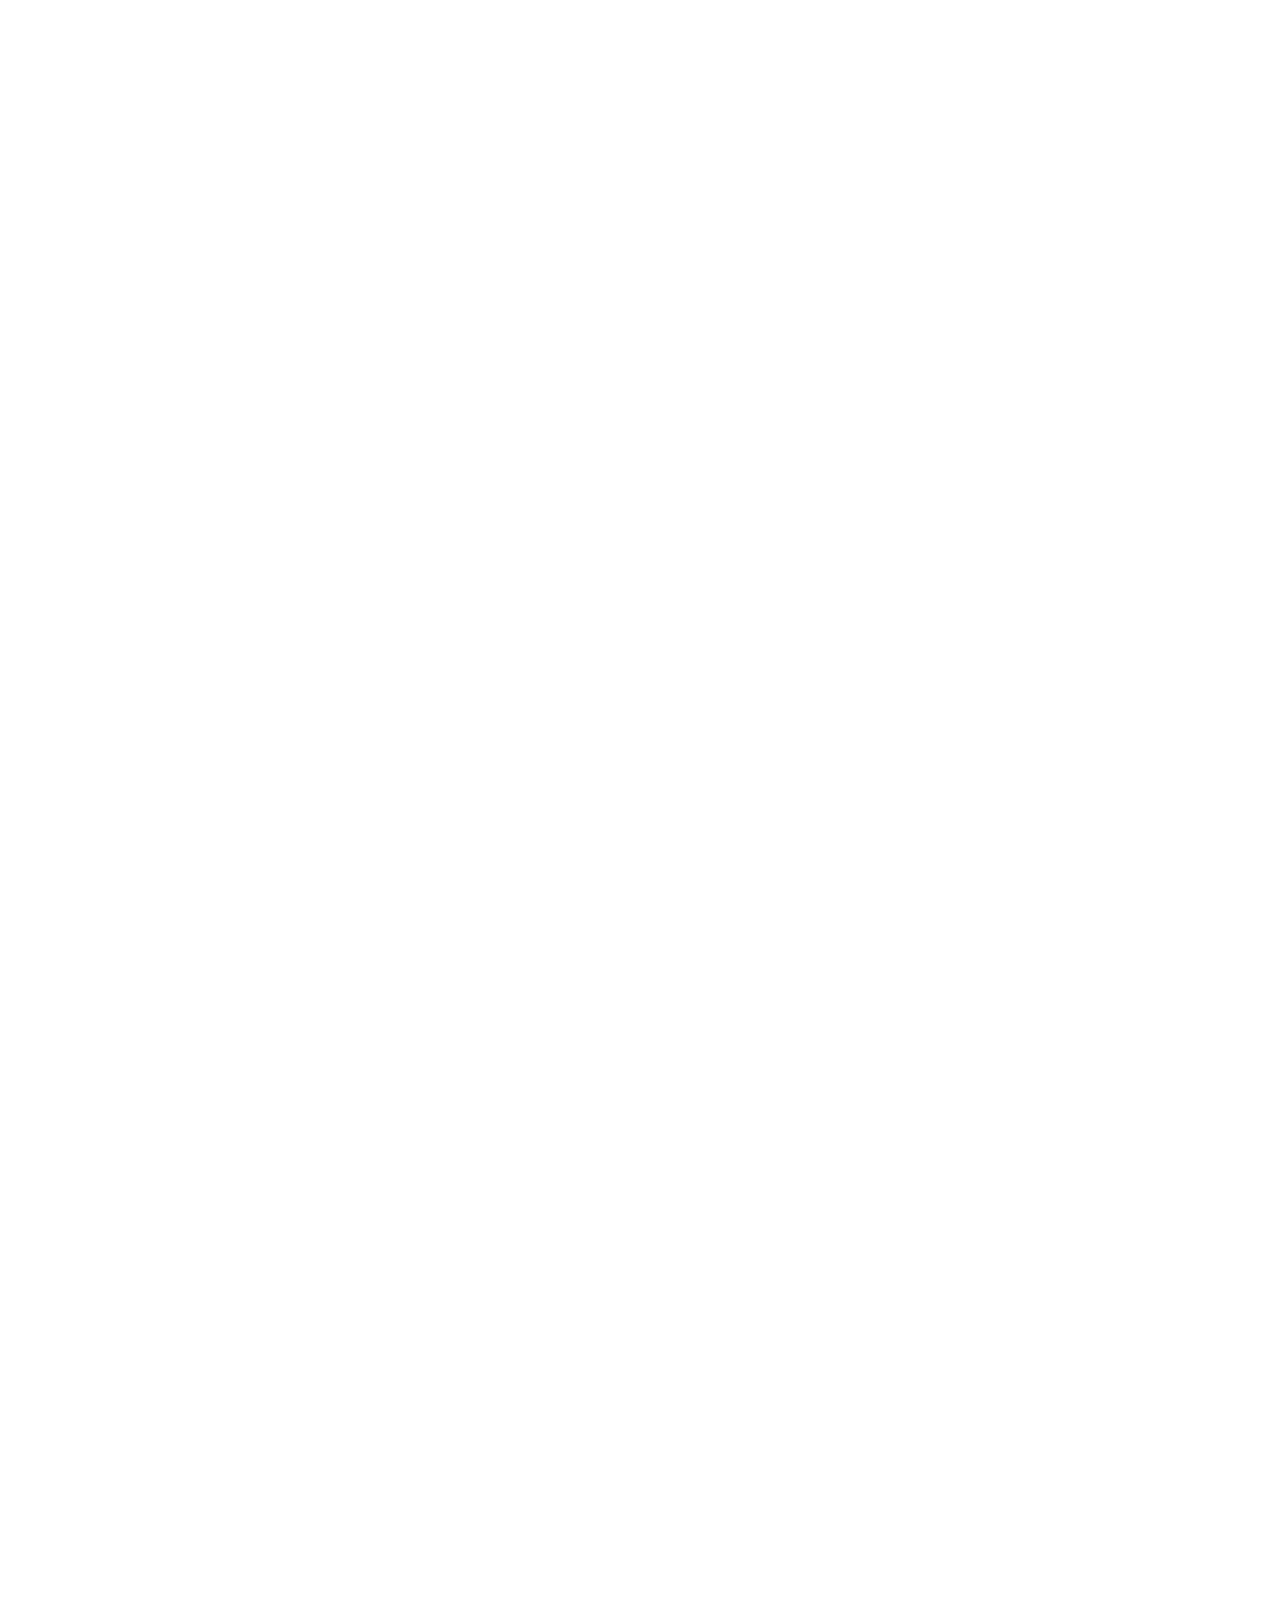
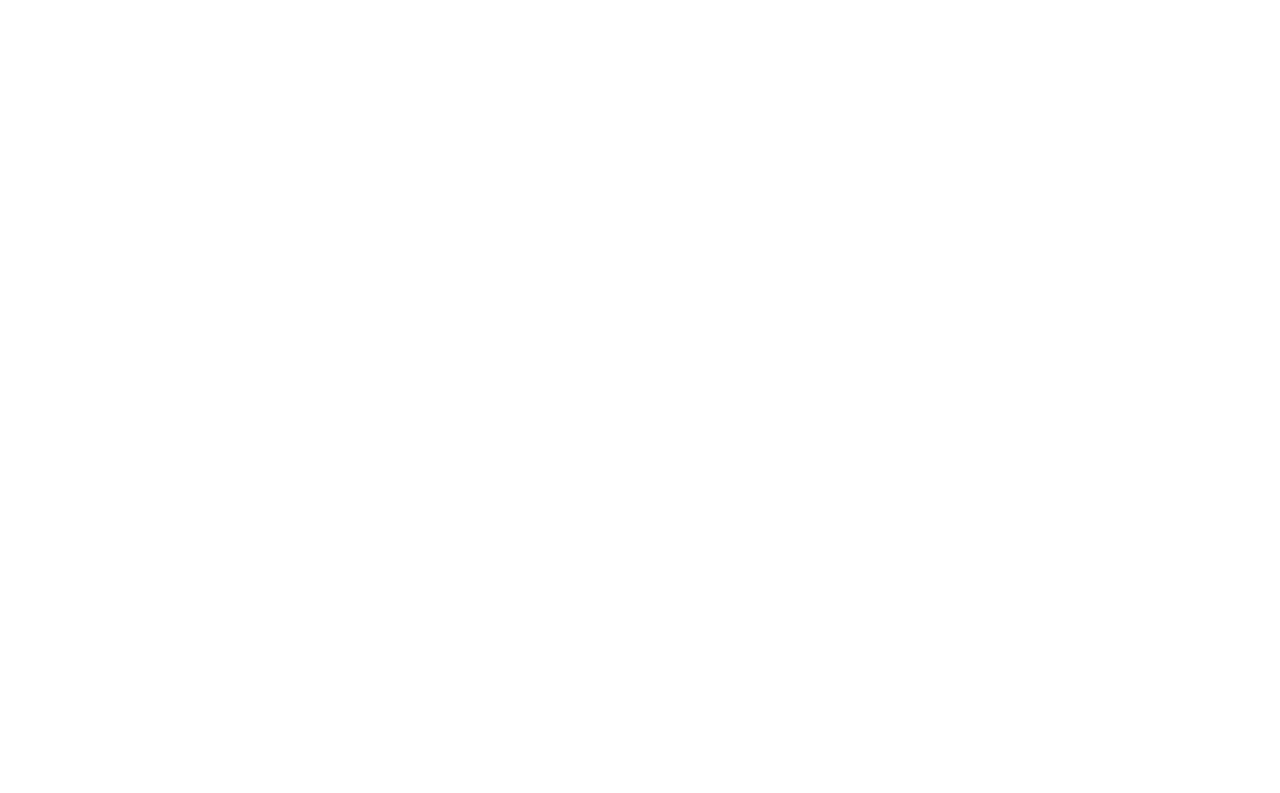
<file: services.html>
<!DOCTYPE html>
<html lang="en">

<head>
  <meta charset="utf-8">
  <meta content="width=device-width, initial-scale=1.0" name="viewport">

  <title>Services - Moderna Bootstrap Template</title>
  <meta content="" name="description">
  <meta content="" name="keywords">

  <!-- Favicons -->
  <link href="assets/img/favicon.png" rel="icon">
  <link href="assets/img/apple-touch-icon.png" rel="apple-touch-icon">

  <!-- Google Fonts -->
  <link href="https://fonts.googleapis.com/css?family=Open+Sans:300,300i,400,400i,600,600i,700,700i|Roboto:300,300i,400,400i,500,500i,700,700i&display=swap" rel="stylesheet">

  <!-- Vendor CSS Files -->
  <link href="assets/vendor/animate.css/animate.min.css" rel="stylesheet">
  <link href="assets/vendor/aos/aos.css" rel="stylesheet">
  <link href="assets/vendor/bootstrap/css/bootstrap.min.css" rel="stylesheet">
  <link href="assets/vendor/bootstrap-icons/bootstrap-icons.css" rel="stylesheet">
  <link href="assets/vendor/boxicons/css/boxicons.min.css" rel="stylesheet">
  <link href="assets/vendor/glightbox/css/glightbox.min.css" rel="stylesheet">
  <link href="assets/vendor/swiper/swiper-bundle.min.css" rel="stylesheet">

  <!-- Template Main CSS File -->
  <link href="assets/css/style.css" rel="stylesheet">

  <!-- =======================================================
  * Template Name: Moderna - v4.10.1
  * Template URL: https://bootstrapmade.com/free-bootstrap-template-corporate-moderna/
  * Author: BootstrapMade.com
  * License: https://bootstrapmade.com/license/
  ======================================================== -->
</head>

<body>

  <!-- ======= Header ======= -->
  <header id="header" class="fixed-top d-flex align-items-center ">
    <div class="container d-flex justify-content-between align-items-center">

      <div class="logo">
        <h1 class="text-light"><a href="index.html"><span>Moderna</span></a></h1>
        <!-- Uncomment below if you prefer to use an image logo -->
        <!-- <a href="index.html"><img src="assets/img/logo.png" alt="" class="img-fluid"></a>-->
      </div>

      <nav id="navbar" class="navbar">
        <ul>
          <li><a class="" href="index.html">Home</a></li>
          <li><a href="about.html">About</a></li>
          <li><a class="active" href="services.html">Services</a></li>
          <li><a href="portfolio.html">Portfolio</a></li>
          <li><a href="team.html">Team</a></li>
          <li><a href="blog.html">Blog</a></li>
          <li class="dropdown"><a href="#"><span>Drop Down</span> <i class="bi bi-chevron-down"></i></a>
            <ul>
              <li><a href="#">Drop Down 1</a></li>
              <li class="dropdown"><a href="#"><span>Deep Drop Down</span> <i class="bi bi-chevron-right"></i></a>
                <ul>
                  <li><a href="#">Deep Drop Down 1</a></li>
                  <li><a href="#">Deep Drop Down 2</a></li>
                  <li><a href="#">Deep Drop Down 3</a></li>
                  <li><a href="#">Deep Drop Down 4</a></li>
                  <li><a href="#">Deep Drop Down 5</a></li>
                </ul>
              </li>
              <li><a href="#">Drop Down 2</a></li>
              <li><a href="#">Drop Down 3</a></li>
              <li><a href="#">Drop Down 4</a></li>
            </ul>
          </li>
          <li><a href="contact.html">Contact Us</a></li>
        </ul>
        <i class="bi bi-list mobile-nav-toggle"></i>
      </nav><!-- .navbar -->

    </div>
  </header><!-- End Header -->

  <main id="main">

    <!-- ======= Our Services Section ======= -->
    <section class="breadcrumbs">
      <div class="container">

        <div class="d-flex justify-content-between align-items-center">
          <h2>Our Services</h2>
          <ol>
            <li><a href="index.html">Home</a></li>
            <li>Our Services</li>
          </ol>
        </div>

      </div>
    </section><!-- End Our Services Section -->

    <!-- ======= Services Section ======= -->
    <section class="services">
      <div class="container">

        <div class="row">
          <div class="col-md-6 col-lg-3 d-flex align-items-stretch" data-aos="fade-up">
            <div class="icon-box icon-box-pink">
              <div class="icon"><i class="bx bxl-dribbble"></i></div>
              <h4 class="title"><a href="">Lorem Ipsum</a></h4>
              <p class="description">Voluptatum deleniti atque corrupti quos dolores et quas molestias excepturi sint occaecati cupiditate non provident</p>
            </div>
          </div>

          <div class="col-md-6 col-lg-3 d-flex align-items-stretch" data-aos="fade-up" data-aos-delay="100">
            <div class="icon-box icon-box-cyan">
              <div class="icon"><i class="bx bx-file"></i></div>
              <h4 class="title"><a href="">Sed ut perspiciatis</a></h4>
              <p class="description">Duis aute irure dolor in reprehenderit in voluptate velit esse cillum dolore eu fugiat nulla pariatur</p>
            </div>
          </div>

          <div class="col-md-6 col-lg-3 d-flex align-items-stretch" data-aos="fade-up" data-aos-delay="200">
            <div class="icon-box icon-box-green">
              <div class="icon"><i class="bx bx-tachometer"></i></div>
              <h4 class="title"><a href="">Magni Dolores</a></h4>
              <p class="description">Excepteur sint occaecat cupidatat non proident, sunt in culpa qui officia deserunt mollit anim id est laborum</p>
            </div>
          </div>

          <div class="col-md-6 col-lg-3 d-flex align-items-stretch" data-aos="fade-up" data-aos-delay="200">
            <div class="icon-box icon-box-blue">
              <div class="icon"><i class="bx bx-world"></i></div>
              <h4 class="title"><a href="">Nemo Enim</a></h4>
              <p class="description">At vero eos et accusamus et iusto odio dignissimos ducimus qui blanditiis praesentium voluptatum deleniti atque</p>
            </div>
          </div>

        </div>

      </div>
    </section><!-- End Services Section -->

    <!-- ======= Why Us Section ======= -->
    <section class="why-us section-bg" data-aos="fade-up" date-aos-delay="200">
      <div class="container">

        <div class="row">
          <div class="col-lg-6 video-box">
            <img src="assets/img/why-us.jpg" class="img-fluid" alt="">
            <a href="https://www.youtube.com/watch?v=jDDaplaOz7Q" class="venobox play-btn mb-4" data-vbtype="video" data-autoplay="true"></a>
          </div>

          <div class="col-lg-6 d-flex flex-column justify-content-center p-5">

            <div class="icon-box">
              <div class="icon"><i class="bx bx-fingerprint"></i></div>
              <h4 class="title"><a href="">Lorem Ipsum</a></h4>
              <p class="description">Voluptatum deleniti atque corrupti quos dolores et quas molestias excepturi sint occaecati cupiditate non provident</p>
            </div>

            <div class="icon-box">
              <div class="icon"><i class="bx bx-gift"></i></div>
              <h4 class="title"><a href="">Nemo Enim</a></h4>
              <p class="description">At vero eos et accusamus et iusto odio dignissimos ducimus qui blanditiis praesentium voluptatum deleniti atque</p>
            </div>

          </div>
        </div>

      </div>
    </section><!-- End Why Us Section -->

    <!-- ======= Service Details Section ======= -->
    <section class="service-details">
      <div class="container">

        <div class="row">
          <div class="col-md-6 d-flex align-items-stretch" data-aos="fade-up">
            <div class="card">
              <div class="card-img">
                <img src="assets/img/service-details-1.jpg" alt="...">
              </div>
              <div class="card-body">
                <h5 class="card-title"><a href="#">Our Mission</a></h5>
                <p class="card-text">Lorem ipsum dolor sit amet, consectetur elit, sed do eiusmod tempor ut labore et dolore magna aliqua. Ut enim ad minim veniam, quis nostrud exercitation ullamco laboris nisi ut aliquip ex ea commodo consequat</p>
                <div class="read-more"><a href="#"><i class="bi bi-arrow-right"></i> Read More</a></div>
              </div>
            </div>
          </div>
          <div class="col-md-6 d-flex align-items-stretch" data-aos="fade-up">
            <div class="card">
              <div class="card-img">
                <img src="assets/img/service-details-2.jpg" alt="...">
              </div>
              <div class="card-body">
                <h5 class="card-title"><a href="#">Our Plan</a></h5>
                <p class="card-text">Sed ut perspiciatis unde omnis iste natus error sit voluptatem doloremque laudantium, totam rem aperiam, eaque ipsa quae ab illo inventore veritatis et quasi architecto beatae vitae dicta sunt explicabo</p>
                <div class="read-more"><a href="#"><i class="bi bi-arrow-right"></i> Read More</a></div>
              </div>
            </div>

          </div>
          <div class="col-md-6 d-flex align-items-stretch" data-aos="fade-up">
            <div class="card">
              <div class="card-img">
                <img src="assets/img/service-details-3.jpg" alt="...">
              </div>
              <div class="card-body">
                <h5 class="card-title"><a href="#">Our Vision</a></h5>
                <p class="card-text">Nemo enim ipsam voluptatem quia voluptas sit aut odit aut fugit, sed quia magni dolores eos qui ratione voluptatem sequi nesciunt Neque porro quisquam est, qui dolorem ipsum quia dolor sit amet</p>
                <div class="read-more"><a href="#"><i class="bi bi-arrow-right"></i> Read More</a></div>
              </div>
            </div>
          </div>
          <div class="col-md-6 d-flex align-items-stretch" data-aos="fade-up">
            <div class="card">
              <div class="card-img">
                <img src="assets/img/service-details-4.jpg" alt="...">
              </div>
              <div class="card-body">
                <h5 class="card-title"><a href="#">Our Care</a></h5>
                <p class="card-text">Nostrum eum sed et autem dolorum perspiciatis. Magni porro quisquam laudantium voluptatem. In molestiae earum ab sit esse voluptatem. Eos ipsam cumque ipsum officiis qui nihil aut incidunt aut</p>
                <div class="read-more"><a href="#"><i class="bi bi-arrow-right"></i> Read More</a></div>
              </div>
            </div>
          </div>
        </div>

      </div>
    </section><!-- End Service Details Section -->

    <!-- ======= Pricing Section ======= -->
    <section class="pricing section-bg" data-aos="fade-up">
      <div class="container">

        <div class="section-title">
          <h2>Pricing</h2>
          <p>Magnam dolores commodi suscipit. Necessitatibus eius consequatur ex aliquid fuga eum quidem. Sit sint consectetur velit. Quisquam quos quisquam cupiditate. Et nemo qui impedit suscipit alias ea. Quia fugiat sit in iste officiis commodi quidem hic quas.</p>
        </div>

        <div class="row no-gutters">

          <div class="col-lg-4 box">
            <h3>Free</h3>
            <h4>$0<span>per month</span></h4>
            <ul>
              <li><i class="bx bx-check"></i> Quam adipiscing vitae proin</li>
              <li><i class="bx bx-check"></i> Nec feugiat nisl pretium</li>
              <li><i class="bx bx-check"></i> Nulla at volutpat diam uteera</li>
              <li class="na"><i class="bx bx-x"></i> <span>Pharetra massa massa ultricies</span></li>
              <li class="na"><i class="bx bx-x"></i> <span>Massa ultricies mi quis hendrerit</span></li>
            </ul>
            <a href="#" class="get-started-btn">Get Started</a>
          </div>

          <div class="col-lg-4 box featured">
            <h3>Business</h3>
            <h4>$29<span>per month</span></h4>
            <ul>
              <li><i class="bx bx-check"></i> Quam adipiscing vitae proin</li>
              <li><i class="bx bx-check"></i> Nec feugiat nisl pretium</li>
              <li><i class="bx bx-check"></i> Nulla at volutpat diam uteera</li>
              <li><i class="bx bx-check"></i> Pharetra massa massa ultricies</li>
              <li><i class="bx bx-check"></i> Massa ultricies mi quis hendrerit</li>
            </ul>
            <a href="#" class="get-started-btn">Get Started</a>
          </div>

          <div class="col-lg-4 box">
            <h3>Developer</h3>
            <h4>$49<span>per month</span></h4>
            <ul>
              <li><i class="bx bx-check"></i> Quam adipiscing vitae proin</li>
              <li><i class="bx bx-check"></i> Nec feugiat nisl pretium</li>
              <li><i class="bx bx-check"></i> Nulla at volutpat diam uteera</li>
              <li><i class="bx bx-check"></i> Pharetra massa massa ultricies</li>
              <li><i class="bx bx-check"></i> Massa ultricies mi quis hendrerit</li>
            </ul>
            <a href="#" class="get-started-btn">Get Started</a>
          </div>

        </div>

      </div>
    </section><!-- End Pricing Section -->

  </main><!-- End #main -->

  <!-- ======= Footer ======= -->
  <footer id="footer" data-aos="fade-up" data-aos-easing="ease-in-out" data-aos-duration="500">

    <div class="footer-newsletter">
      <div class="container">
        <div class="row">
          <div class="col-lg-6">
            <h4>Our Newsletter</h4>
            <p>Tamen quem nulla quae legam multos aute sint culpa legam noster magna</p>
          </div>
          <div class="col-lg-6">
            <form action="" method="post">
              <input type="email" name="email"><input type="submit" value="Subscribe">
            </form>
          </div>
        </div>
      </div>
    </div>

    <div class="footer-top">
      <div class="container">
        <div class="row">

          <div class="col-lg-3 col-md-6 footer-links">
            <h4>Useful Links</h4>
            <ul>
              <li><i class="bx bx-chevron-right"></i> <a href="#">Home</a></li>
              <li><i class="bx bx-chevron-right"></i> <a href="#">About us</a></li>
              <li><i class="bx bx-chevron-right"></i> <a href="#">Services</a></li>
              <li><i class="bx bx-chevron-right"></i> <a href="#">Terms of service</a></li>
              <li><i class="bx bx-chevron-right"></i> <a href="#">Privacy policy</a></li>
            </ul>
          </div>

          <div class="col-lg-3 col-md-6 footer-links">
            <h4>Our Services</h4>
            <ul>
              <li><i class="bx bx-chevron-right"></i> <a href="#">Web Design</a></li>
              <li><i class="bx bx-chevron-right"></i> <a href="#">Web Development</a></li>
              <li><i class="bx bx-chevron-right"></i> <a href="#">Product Management</a></li>
              <li><i class="bx bx-chevron-right"></i> <a href="#">Marketing</a></li>
              <li><i class="bx bx-chevron-right"></i> <a href="#">Graphic Design</a></li>
            </ul>
          </div>

          <div class="col-lg-3 col-md-6 footer-contact">
            <h4>Contact Us</h4>
            <p>
              A108 Adam Street <br>
              New York, NY 535022<br>
              United States <br><br>
              <strong>Phone:</strong> +1 5589 55488 55<br>
              <strong>Email:</strong> info@example.com<br>
            </p>

          </div>

          <div class="col-lg-3 col-md-6 footer-info">
            <h3>About Moderna</h3>
            <p>Cras fermentum odio eu feugiat lide par naso tierra. Justo eget nada terra videa magna derita valies darta donna mare fermentum iaculis eu non diam phasellus.</p>
            <div class="social-links mt-3">
              <a href="#" class="twitter"><i class="bx bxl-twitter"></i></a>
              <a href="#" class="facebook"><i class="bx bxl-facebook"></i></a>
              <a href="#" class="instagram"><i class="bx bxl-instagram"></i></a>
              <a href="#" class="linkedin"><i class="bx bxl-linkedin"></i></a>
            </div>
          </div>

        </div>
      </div>
    </div>

    <div class="container">
      <div class="copyright">
        &copy; Copyright <strong><span>Moderna</span></strong>. All Rights Reserved
      </div>
      <div class="credits">
        <!-- All the links in the footer should remain intact. -->
        <!-- You can delete the links only if you purchased the pro version. -->
        <!-- Licensing information: https://bootstrapmade.com/license/ -->
        <!-- Purchase the pro version with working PHP/AJAX contact form: https://bootstrapmade.com/free-bootstrap-template-corporate-moderna/ -->
        Designed by <a href="https://bootstrapmade.com/">BootstrapMade</a>
      </div>
    </div>
  </footer><!-- End Footer -->

  <a href="#" class="back-to-top d-flex align-items-center justify-content-center"><i class="bi bi-arrow-up-short"></i></a>

  <!-- Vendor JS Files -->
  <script src="assets/vendor/purecounter/purecounter_vanilla.js"></script>
  <script src="assets/vendor/aos/aos.js"></script>
  <script src="assets/vendor/bootstrap/js/bootstrap.bundle.min.js"></script>
  <script src="assets/vendor/glightbox/js/glightbox.min.js"></script>
  <script src="assets/vendor/isotope-layout/isotope.pkgd.min.js"></script>
  <script src="assets/vendor/swiper/swiper-bundle.min.js"></script>
  <script src="assets/vendor/waypoints/noframework.waypoints.js"></script>
  <script src="assets/vendor/php-email-form/validate.js"></script>

  <!-- Template Main JS File -->
  <script src="assets/js/main.js"></script>

</body>

</html>
</file>
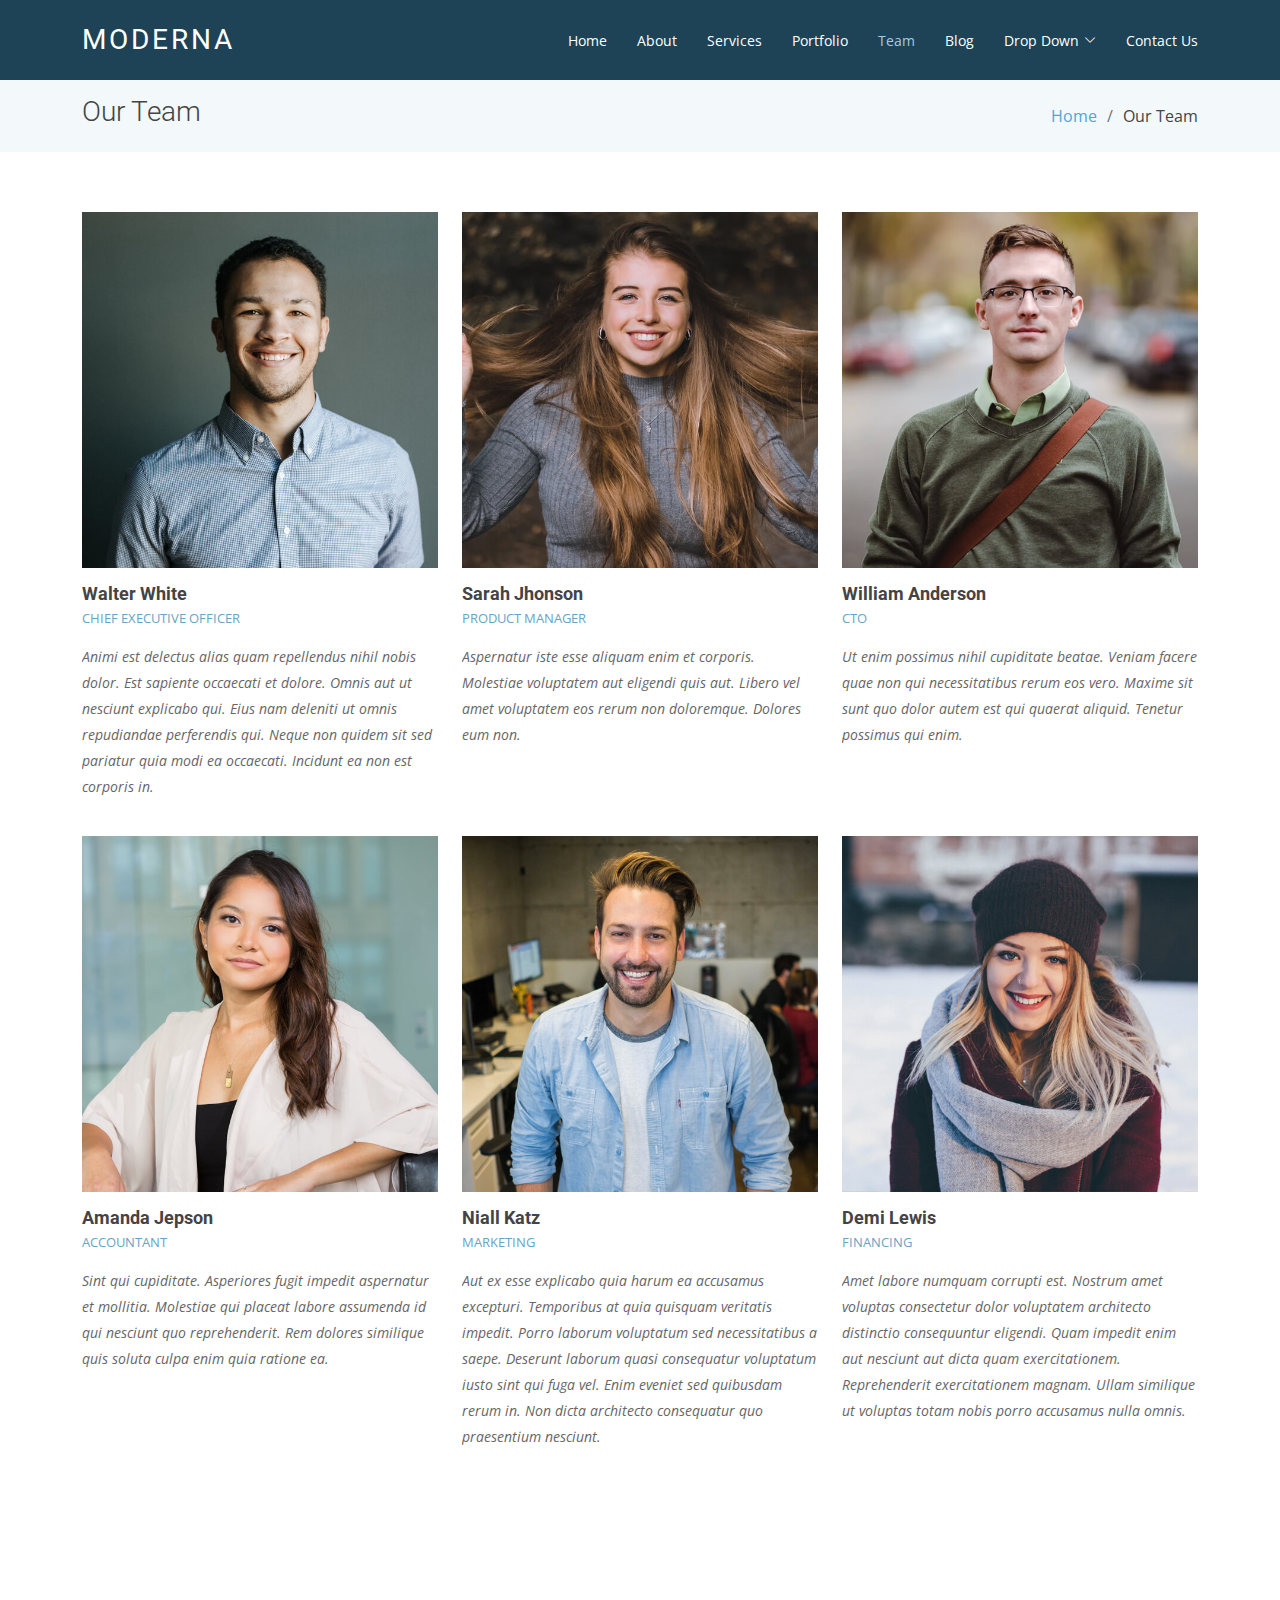
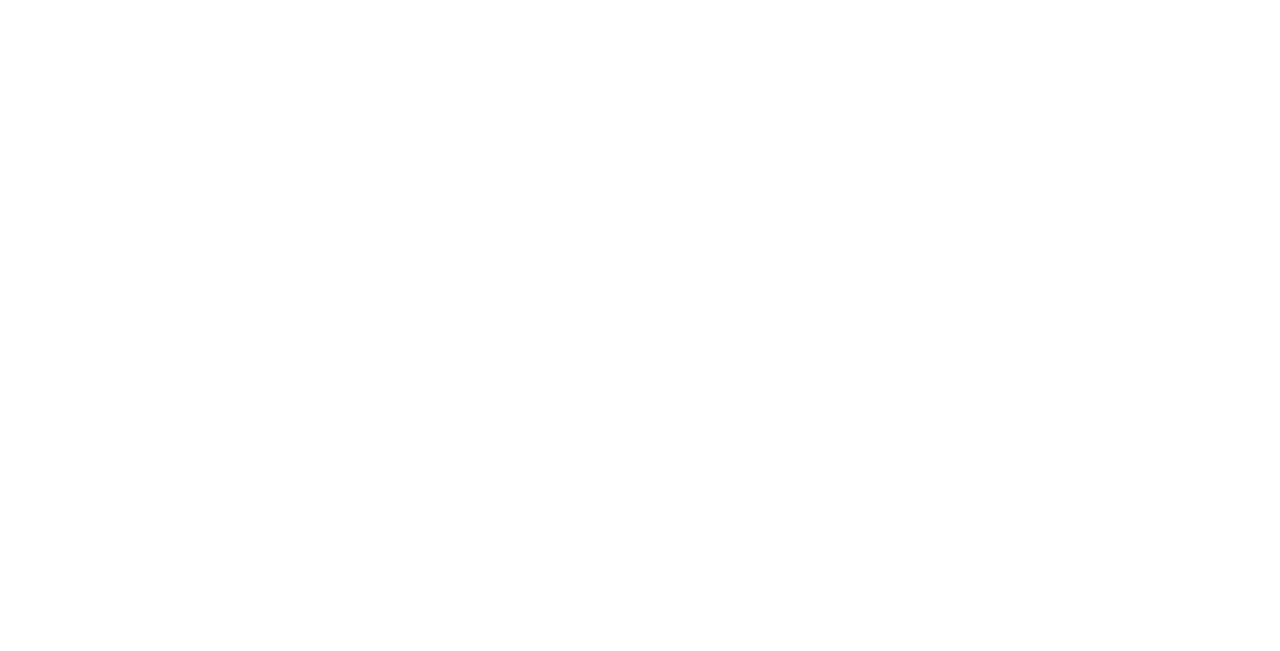
<file: team.html>
<!DOCTYPE html>
<html lang="en">

<head>
  <meta charset="utf-8">
  <meta content="width=device-width, initial-scale=1.0" name="viewport">

  <title>Team - Moderna Bootstrap Template</title>
  <meta content="" name="description">
  <meta content="" name="keywords">

  <!-- Favicons -->
  <link href="assets/img/favicon.png" rel="icon">
  <link href="assets/img/apple-touch-icon.png" rel="apple-touch-icon">

  <!-- Google Fonts -->
  <link href="https://fonts.googleapis.com/css?family=Open+Sans:300,300i,400,400i,600,600i,700,700i|Roboto:300,300i,400,400i,500,500i,700,700i&display=swap" rel="stylesheet">

  <!-- Vendor CSS Files -->
  <link href="assets/vendor/animate.css/animate.min.css" rel="stylesheet">
  <link href="assets/vendor/aos/aos.css" rel="stylesheet">
  <link href="assets/vendor/bootstrap/css/bootstrap.min.css" rel="stylesheet">
  <link href="assets/vendor/bootstrap-icons/bootstrap-icons.css" rel="stylesheet">
  <link href="assets/vendor/boxicons/css/boxicons.min.css" rel="stylesheet">
  <link href="assets/vendor/glightbox/css/glightbox.min.css" rel="stylesheet">
  <link href="assets/vendor/swiper/swiper-bundle.min.css" rel="stylesheet">

  <!-- Template Main CSS File -->
  <link href="assets/css/style.css" rel="stylesheet">

  <!-- =======================================================
  * Template Name: Moderna - v4.10.1
  * Template URL: https://bootstrapmade.com/free-bootstrap-template-corporate-moderna/
  * Author: BootstrapMade.com
  * License: https://bootstrapmade.com/license/
  ======================================================== -->
</head>

<body>

  <!-- ======= Header ======= -->
  <header id="header" class="fixed-top d-flex align-items-center ">
    <div class="container d-flex justify-content-between align-items-center">

      <div class="logo">
        <h1 class="text-light"><a href="index.html"><span>Moderna</span></a></h1>
        <!-- Uncomment below if you prefer to use an image logo -->
        <!-- <a href="index.html"><img src="assets/img/logo.png" alt="" class="img-fluid"></a>-->
      </div>

      <nav id="navbar" class="navbar">
        <ul>
          <li><a class="" href="index.html">Home</a></li>
          <li><a href="about.html">About</a></li>
          <li><a href="services.html">Services</a></li>
          <li><a href="portfolio.html">Portfolio</a></li>
          <li><a class="active" href="team.html">Team</a></li>
          <li><a href="blog.html">Blog</a></li>
          <li class="dropdown"><a href="#"><span>Drop Down</span> <i class="bi bi-chevron-down"></i></a>
            <ul>
              <li><a href="#">Drop Down 1</a></li>
              <li class="dropdown"><a href="#"><span>Deep Drop Down</span> <i class="bi bi-chevron-right"></i></a>
                <ul>
                  <li><a href="#">Deep Drop Down 1</a></li>
                  <li><a href="#">Deep Drop Down 2</a></li>
                  <li><a href="#">Deep Drop Down 3</a></li>
                  <li><a href="#">Deep Drop Down 4</a></li>
                  <li><a href="#">Deep Drop Down 5</a></li>
                </ul>
              </li>
              <li><a href="#">Drop Down 2</a></li>
              <li><a href="#">Drop Down 3</a></li>
              <li><a href="#">Drop Down 4</a></li>
            </ul>
          </li>
          <li><a href="contact.html">Contact Us</a></li>
        </ul>
        <i class="bi bi-list mobile-nav-toggle"></i>
      </nav><!-- .navbar -->

    </div>
  </header><!-- End Header -->

  <main id="main">

    <!-- ======= Our Team Section ======= -->
    <section class="breadcrumbs">
      <div class="container">

        <div class="d-flex justify-content-between align-items-center">
          <h2>Our Team</h2>
          <ol>
            <li><a href="index.html">Home</a></li>
            <li>Our Team</li>
          </ol>
        </div>

      </div>
    </section><!-- End Our Team Section -->

    <!-- ======= Team Section ======= -->
    <section class="team" data-aos="fade-up" data-aos-easing="ease-in-out" data-aos-duration="500">
      <div class="container">

        <div class="row">

          <div class="col-lg-4 col-md-6 d-flex align-items-stretch">
            <div class="member">
              <div class="member-img">
                <img src="assets/img/team/team-1.jpg" class="img-fluid" alt="">
                <div class="social">
                  <a href=""><i class="bi bi-twitter"></i></a>
                  <a href=""><i class="bi bi-facebook"></i></a>
                  <a href=""><i class="bi bi-instagram"></i></a>
                  <a href=""><i class="bi bi-linkedin"></i></a>
                </div>
              </div>
              <div class="member-info">
                <h4>Walter White</h4>
                <span>Chief Executive Officer</span>
                <p>Animi est delectus alias quam repellendus nihil nobis dolor. Est sapiente occaecati et dolore. Omnis aut ut nesciunt explicabo qui. Eius nam deleniti ut omnis repudiandae perferendis qui. Neque non quidem sit sed pariatur quia modi ea occaecati. Incidunt ea non est corporis in.</p>
              </div>
            </div>
          </div>

          <div class="col-lg-4 col-md-6 d-flex align-items-stretch">
            <div class="member">
              <div class="member-img">
                <img src="assets/img/team/team-2.jpg" class="img-fluid" alt="">
                <div class="social">
                  <a href=""><i class="bi bi-twitter"></i></a>
                  <a href=""><i class="bi bi-facebook"></i></a>
                  <a href=""><i class="bi bi-instagram"></i></a>
                  <a href=""><i class="bi bi-linkedin"></i></a>
                </div>
              </div>
              <div class="member-info">
                <h4>Sarah Jhonson</h4>
                <span>Product Manager</span>
                <p>Aspernatur iste esse aliquam enim et corporis. Molestiae voluptatem aut eligendi quis aut. Libero vel amet voluptatem eos rerum non doloremque. Dolores eum non.</p>
              </div>
            </div>
          </div>

          <div class="col-lg-4 col-md-6 d-flex align-items-stretch">
            <div class="member">
              <div class="member-img">
                <img src="assets/img/team/team-3.jpg" class="img-fluid" alt="">
                <div class="social">
                  <a href=""><i class="bi bi-twitter"></i></a>
                  <a href=""><i class="bi bi-facebook"></i></a>
                  <a href=""><i class="bi bi-instagram"></i></a>
                  <a href=""><i class="bi bi-linkedin"></i></a>
                </div>
              </div>
              <div class="member-info">
                <h4>William Anderson</h4>
                <span>CTO</span>
                <p>Ut enim possimus nihil cupiditate beatae. Veniam facere quae non qui necessitatibus rerum eos vero. Maxime sit sunt quo dolor autem est qui quaerat aliquid. Tenetur possimus qui enim.</p>
              </div>
            </div>
          </div>

          <div class="col-lg-4 col-md-6 d-flex align-items-stretch">
            <div class="member">
              <div class="member-img">
                <img src="assets/img/team/team-4.jpg" class="img-fluid" alt="">
                <div class="social">
                  <a href=""><i class="bi bi-twitter"></i></a>
                  <a href=""><i class="bi bi-facebook"></i></a>
                  <a href=""><i class="bi bi-instagram"></i></a>
                  <a href=""><i class="bi bi-linkedin"></i></a>
                </div>
              </div>
              <div class="member-info">
                <h4>Amanda Jepson</h4>
                <span>Accountant</span>
                <p>Sint qui cupiditate. Asperiores fugit impedit aspernatur et mollitia. Molestiae qui placeat labore assumenda id qui nesciunt quo reprehenderit. Rem dolores similique quis soluta culpa enim quia ratione ea.</p>
              </div>
            </div>
          </div>

          <div class="col-lg-4 col-md-6 d-flex align-items-stretch">
            <div class="member">
              <div class="member-img">
                <img src="assets/img/team/team-5.jpg" class="img-fluid" alt="">
                <div class="social">
                  <a href=""><i class="bi bi-twitter"></i></a>
                  <a href=""><i class="bi bi-facebook"></i></a>
                  <a href=""><i class="bi bi-instagram"></i></a>
                  <a href=""><i class="bi bi-linkedin"></i></a>
                </div>
              </div>
              <div class="member-info">
                <h4>Niall Katz</h4>
                <span>Marketing</span>
                <p>Aut ex esse explicabo quia harum ea accusamus excepturi. Temporibus at quia quisquam veritatis impedit. Porro laborum voluptatum sed necessitatibus a saepe. Deserunt laborum quasi consequatur voluptatum iusto sint qui fuga vel. Enim eveniet sed quibusdam rerum in. Non dicta architecto consequatur quo praesentium nesciunt.</p>
              </div>
            </div>
          </div>

          <div class="col-lg-4 col-md-6 d-flex align-items-stretch">
            <div class="member">
              <div class="member-img">
                <img src="assets/img/team/team-6.jpg" class="img-fluid" alt="">
                <div class="social">
                  <a href=""><i class="bi bi-twitter"></i></a>
                  <a href=""><i class="bi bi-facebook"></i></a>
                  <a href=""><i class="bi bi-instagram"></i></a>
                  <a href=""><i class="bi bi-linkedin"></i></a>
                </div>
              </div>
              <div class="member-info">
                <h4>Demi Lewis</h4>
                <span>Financing</span>
                <p>Amet labore numquam corrupti est. Nostrum amet voluptas consectetur dolor voluptatem architecto distinctio consequuntur eligendi. Quam impedit enim aut nesciunt aut dicta quam exercitationem. Reprehenderit exercitationem magnam. Ullam similique ut voluptas totam nobis porro accusamus nulla omnis.</p>
              </div>
            </div>
          </div>

        </div>

      </div>
    </section><!-- End Team Section -->

  </main><!-- End #main -->

  <!-- ======= Footer ======= -->
  <footer id="footer" data-aos="fade-up" data-aos-easing="ease-in-out" data-aos-duration="500">

    <div class="footer-newsletter">
      <div class="container">
        <div class="row">
          <div class="col-lg-6">
            <h4>Our Newsletter</h4>
            <p>Tamen quem nulla quae legam multos aute sint culpa legam noster magna</p>
          </div>
          <div class="col-lg-6">
            <form action="" method="post">
              <input type="email" name="email"><input type="submit" value="Subscribe">
            </form>
          </div>
        </div>
      </div>
    </div>

    <div class="footer-top">
      <div class="container">
        <div class="row">

          <div class="col-lg-3 col-md-6 footer-links">
            <h4>Useful Links</h4>
            <ul>
              <li><i class="bx bx-chevron-right"></i> <a href="#">Home</a></li>
              <li><i class="bx bx-chevron-right"></i> <a href="#">About us</a></li>
              <li><i class="bx bx-chevron-right"></i> <a href="#">Services</a></li>
              <li><i class="bx bx-chevron-right"></i> <a href="#">Terms of service</a></li>
              <li><i class="bx bx-chevron-right"></i> <a href="#">Privacy policy</a></li>
            </ul>
          </div>

          <div class="col-lg-3 col-md-6 footer-links">
            <h4>Our Services</h4>
            <ul>
              <li><i class="bx bx-chevron-right"></i> <a href="#">Web Design</a></li>
              <li><i class="bx bx-chevron-right"></i> <a href="#">Web Development</a></li>
              <li><i class="bx bx-chevron-right"></i> <a href="#">Product Management</a></li>
              <li><i class="bx bx-chevron-right"></i> <a href="#">Marketing</a></li>
              <li><i class="bx bx-chevron-right"></i> <a href="#">Graphic Design</a></li>
            </ul>
          </div>

          <div class="col-lg-3 col-md-6 footer-contact">
            <h4>Contact Us</h4>
            <p>
              A108 Adam Street <br>
              New York, NY 535022<br>
              United States <br><br>
              <strong>Phone:</strong> +1 5589 55488 55<br>
              <strong>Email:</strong> info@example.com<br>
            </p>

          </div>

          <div class="col-lg-3 col-md-6 footer-info">
            <h3>About Moderna</h3>
            <p>Cras fermentum odio eu feugiat lide par naso tierra. Justo eget nada terra videa magna derita valies darta donna mare fermentum iaculis eu non diam phasellus.</p>
            <div class="social-links mt-3">
              <a href="#" class="twitter"><i class="bx bxl-twitter"></i></a>
              <a href="#" class="facebook"><i class="bx bxl-facebook"></i></a>
              <a href="#" class="instagram"><i class="bx bxl-instagram"></i></a>
              <a href="#" class="linkedin"><i class="bx bxl-linkedin"></i></a>
            </div>
          </div>

        </div>
      </div>
    </div>

    <div class="container">
      <div class="copyright">
        &copy; Copyright <strong><span>Moderna</span></strong>. All Rights Reserved
      </div>
      <div class="credits">
        <!-- All the links in the footer should remain intact. -->
        <!-- You can delete the links only if you purchased the pro version. -->
        <!-- Licensing information: https://bootstrapmade.com/license/ -->
        <!-- Purchase the pro version with working PHP/AJAX contact form: https://bootstrapmade.com/free-bootstrap-template-corporate-moderna/ -->
        Designed by <a href="https://bootstrapmade.com/">BootstrapMade</a>
      </div>
    </div>
  </footer><!-- End Footer -->

  <a href="#" class="back-to-top d-flex align-items-center justify-content-center"><i class="bi bi-arrow-up-short"></i></a>

  <!-- Vendor JS Files -->
  <script src="assets/vendor/purecounter/purecounter_vanilla.js"></script>
  <script src="assets/vendor/aos/aos.js"></script>
  <script src="assets/vendor/bootstrap/js/bootstrap.bundle.min.js"></script>
  <script src="assets/vendor/glightbox/js/glightbox.min.js"></script>
  <script src="assets/vendor/isotope-layout/isotope.pkgd.min.js"></script>
  <script src="assets/vendor/swiper/swiper-bundle.min.js"></script>
  <script src="assets/vendor/waypoints/noframework.waypoints.js"></script>
  <script src="assets/vendor/php-email-form/validate.js"></script>

  <!-- Template Main JS File -->
  <script src="assets/js/main.js"></script>

</body>

</html>
</file>
<file: assets/css/style.css>
/**
* Template Name: Moderna - v4.10.1
* Template URL: https://bootstrapmade.com/free-bootstrap-template-corporate-moderna/
* Author: BootstrapMade.com
* License: https://bootstrapmade.com/license/
*/

/*--------------------------------------------------------------
# General
--------------------------------------------------------------*/
body {
  font-family: "Open Sans", sans-serif;
  color: #444;
}

a {
  color: #4fa6d5;
  text-decoration: none;
}

a:hover {
  color: #45beff;
  text-decoration: none;
}

h1,
h2,
h3,
h4,
h5,
h6,
.font-primary {
  font-family: "Roboto", sans-serif;
}

/*--------------------------------------------------------------
# Back to top button
--------------------------------------------------------------*/
.back-to-top {
  position: fixed;
  visibility: hidden;
  opacity: 0;
  right: 15px;
  bottom: 15px;
  z-index: 99999;
  background: #68A4C4;
  width: 40px;
  height: 40px;
  border-radius: 4px;
  transition: all 0.4s;
}

.back-to-top i {
  font-size: 24px;
  color: #fff;
  line-height: 0;
}

.back-to-top:hover {
  background: #85b6cf;
  color: #fff;
}

.back-to-top.active {
  visibility: visible;
  opacity: 1;
}

/*--------------------------------------------------------------
# Header
--------------------------------------------------------------*/
#header {
  height: 80px;
  transition: all 0.5s;
  z-index: 997;
  transition: all 0.5s;
  background: #1e4356;
}

#header.header-transparent {
  background: none;
}

#header.header-scrolled {
  background: rgba(30, 67, 86, 0.8);
  height: 60px;
}

#header .logo h1 {
  font-size: 28px;
  margin: 0;
  padding: 4px 0;
  line-height: 1;
  font-weight: 400;
  letter-spacing: 3px;
  text-transform: uppercase;
}

#header .logo h1 a,
#header .logo h1 a:hover {
  color: #fff;
  text-decoration: none;
}

#header .logo img {
  padding: 0;
  margin: 0;
  max-height: 40px;
}

#main {
  margin-top: 80px;
}

/*--------------------------------------------------------------
# Navigation Menu
--------------------------------------------------------------*/
/**
* Desktop Navigation 
*/
.navbar {
  padding: 0;
}

.navbar ul {
  margin: 0;
  padding: 0;
  display: flex;
  list-style: none;
  align-items: center;
}

.navbar li {
  position: relative;
}

.navbar a,
.navbar a:focus {
  display: flex;
  align-items: center;
  justify-content: space-between;
  padding: 10px 0 10px 30px;
  font-family: "Open Sans", sans-serif;
  font-size: 14px;
  color: #fff;
  white-space: nowrap;
  transition: 0.3s;
}

.navbar a i,
.navbar a:focus i {
  font-size: 12px;
  line-height: 0;
  margin-left: 5px;
}

.navbar a:hover,
.navbar .active,
.navbar .active:focus,
.navbar li:hover>a {
  color: #a2cce3;
}

.navbar .dropdown ul {
  display: block;
  position: absolute;
  left: 14px;
  top: calc(100% + 30px);
  margin: 0;
  padding: 10px 0;
  z-index: 99;
  opacity: 0;
  visibility: hidden;
  background: #fff;
  box-shadow: 0px 0px 30px rgba(127, 137, 161, 0.25);
  transition: 0.3s;
}

.navbar .dropdown ul li {
  min-width: 200px;
}

.navbar .dropdown ul a {
  padding: 10px 20px;
  font-size: 14px;
  text-transform: none;
  color: #1c3745;
}

.navbar .dropdown ul a i {
  font-size: 12px;
}

.navbar .dropdown ul a:hover,
.navbar .dropdown ul .active:hover,
.navbar .dropdown ul li:hover>a {
  color: #68A4C4;
}

.navbar .dropdown:hover>ul {
  opacity: 1;
  top: 100%;
  visibility: visible;
}

.navbar .dropdown .dropdown ul {
  top: 0;
  left: calc(100% - 30px);
  visibility: hidden;
}

.navbar .dropdown .dropdown:hover>ul {
  opacity: 1;
  top: 0;
  left: 100%;
  visibility: visible;
}

@media (max-width: 1366px) {
  .navbar .dropdown .dropdown ul {
    left: -90%;
  }

  .navbar .dropdown .dropdown:hover>ul {
    left: -100%;
  }
}

/**
* Mobile Navigation 
*/
.mobile-nav-toggle {
  color: #fff;
  font-size: 28px;
  cursor: pointer;
  display: none;
  line-height: 0;
  transition: 0.5s;
}

@media (max-width: 991px) {
  .mobile-nav-toggle {
    display: block;
  }

  .navbar ul {
    display: none;
  }
}

.navbar-mobile {
  position: fixed;
  overflow: hidden;
  top: 0;
  right: 0;
  left: 0;
  bottom: 0;
  background: rgba(17, 38, 48, 0.9);
  transition: 0.3s;
}

.navbar-mobile .mobile-nav-toggle {
  position: absolute;
  top: 15px;
  right: 15px;
}

.navbar-mobile ul {
  display: block;
  position: absolute;
  top: 55px;
  right: 15px;
  bottom: 15px;
  left: 15px;
  padding: 10px 0;
  background-color: #fff;
  overflow-y: auto;
  transition: 0.3s;
}

.navbar-mobile a,
.navbar-mobile a:focus {
  padding: 10px 20px;
  font-size: 15px;
  color: #1e4356;
}

.navbar-mobile a:hover,
.navbar-mobile .active,
.navbar-mobile li:hover>a {
  color: #68A4C4;
}

.navbar-mobile .getstarted,
.navbar-mobile .getstarted:focus {
  margin: 15px;
}

.navbar-mobile .dropdown ul {
  position: static;
  display: none;
  margin: 10px 20px;
  padding: 10px 0;
  z-index: 99;
  opacity: 1;
  visibility: visible;
  background: #fff;
  box-shadow: 0px 0px 30px rgba(127, 137, 161, 0.25);
}

.navbar-mobile .dropdown ul li {
  min-width: 200px;
}

.navbar-mobile .dropdown ul a {
  padding: 10px 20px;
}

.navbar-mobile .dropdown ul a i {
  font-size: 12px;
}

.navbar-mobile .dropdown ul a:hover,
.navbar-mobile .dropdown ul .active:hover,
.navbar-mobile .dropdown ul li:hover>a {
  color: #68A4C4;
}

.navbar-mobile .dropdown>.dropdown-active {
  display: block;
}

/*--------------------------------------------------------------
# Hero Section
--------------------------------------------------------------*/
#hero {
  width: 100%;
  height: 90vh;
  overflow: hidden;
  position: relative;
}

#hero::after {
  content: "";
  position: absolute;
  left: 50%;
  top: 0;
  width: 130%;
  height: 95%;
  background: linear-gradient(to right, rgba(30, 67, 86, 0.8), rgba(30, 67, 86, 0.6)), url("../img/dawn.jpg") center top no-repeat;
  z-index: 0;
  border-radius: 0 0 50% 50%;
  transform: translateX(-50%) rotate(0deg);
}

#hero::before {
  content: "";
  position: absolute;
  left: 50%;
  top: 0;
  width: 130%;
  height: 96%;
  background: #68A4C4;
  opacity: 0.3;
  z-index: 0;
  border-radius: 0 0 50% 50%;
  transform: translateX(-50%) translateY(18px) rotate(2deg);
}

#hero .carousel-container {
  display: flex;
  justify-content: center;
  align-items: center;
  flex-direction: column;
  text-align: center;
  bottom: 0;
  top: 0;
  left: 0;
  right: 0;
}

#hero h2 {
  color: #fff;
  margin-bottom: 30px;
  font-size: 48px;
  font-weight: 700;
}

#hero p {
  width: 80%;
  -webkit-animation-delay: 0.4s;
  animation-delay: 0.4s;
  margin: 0 auto 30px auto;
  color: #fff;
}

#hero .carousel-control-prev,
#hero .carousel-control-next {
  width: 10%;
}

#hero .carousel-control-next-icon,
#hero .carousel-control-prev-icon {
  background: none;
  font-size: 48px;
  line-height: 1;
  width: auto;
  height: auto;
}

#hero .btn-get-started {
  font-family: "Roboto", sans-serif;
  font-weight: 500;
  font-size: 14px;
  letter-spacing: 1px;
  display: inline-block;
  padding: 12px 32px;
  border-radius: 50px;
  transition: 0.5s;
  line-height: 1;
  margin: 10px;
  color: #fff;
  -webkit-animation-delay: 0.8s;
  animation-delay: 0.8s;
  border: 2px solid #68A4C4;
}

#hero .btn-get-started:hover {
  background: #68A4C4;
  color: #fff;
  text-decoration: none;
}

@media (min-width: 1024px) {
  #hero p {
    width: 60%;
  }

  #hero .carousel-control-prev,
  #hero .carousel-control-next {
    width: 5%;
  }
}

@media (max-width: 768px) {
  #hero::after {
    width: 180%;
    height: 95%;
    border-radius: 0 0 50% 50%;
    transform: translateX(-50%) rotate(0deg);
  }

  #hero::before {
    top: 0;
    width: 180%;
    height: 94%;
    border-radius: 0 0 50% 50%;
    transform: translateX(-50%) translateY(20px) rotate(4deg);
  }
}

@media (max-width: 575px) {
  #hero h2 {
    font-size: 30px;
  }

  #hero::after {
    left: 40%;
    top: 0;
    width: 200%;
    height: 95%;
    border-radius: 0 0 50% 50%;
    transform: translateX(-50%) rotate(0deg);
  }

  #hero::before {
    left: 50%;
    top: 0;
    width: 200%;
    height: 94%;
    border-radius: 0 0 50% 50%;
    transform: translateX(-50%) translateY(20px) rotate(4deg);
  }
}

/*--------------------------------------------------------------
# Hero No Slider Section
--------------------------------------------------------------*/
#hero-no-slider {
  width: 100%;
  height: 100vh;
  overflow: hidden;
  position: relative;
  text-align: center;
}

#hero-no-slider::before {
  content: "";
  position: absolute;
  left: 0;
  top: 0;
  right: 0;
  bottom: 0;
  background: linear-gradient(to right, rgba(30, 67, 86, 0.8), rgba(30, 67, 86, 0.6)), url("../img/hero-bg.jpg") center top no-repeat;
}

#hero-no-slider h2 {
  color: #fff;
  margin-bottom: 15px;
  font-size: 48px;
  font-weight: 700;
}

#hero-no-slider p {
  color: #fff;
}

#hero-no-slider .btn-get-started {
  font-family: "Roboto", sans-serif;
  font-weight: 500;
  font-size: 14px;
  letter-spacing: 1px;
  display: inline-block;
  padding: 12px 32px;
  border-radius: 50px;
  transition: 0.5s;
  line-height: 1;
  margin: 10px;
  color: #fff;
  -webkit-animation-delay: 0.8s;
  animation-delay: 0.8s;
  border: 2px solid #68A4C4;
}

#hero-no-slider .btn-get-started:hover {
  background: #68A4C4;
  color: #fff;
  text-decoration: none;
}

@media (max-width: 575px) {
  #hero-no-slider h2 {
    font-size: 30px;
  }
}

/*--------------------------------------------------------------
# Sections General
--------------------------------------------------------------*/
section {
  padding: 60px 0;
}

.section-bg {
  background-color: #f3f8fa;
}

.section-title {
  text-align: center;
  padding-bottom: 30px;
}

.section-title h2 {
  font-size: 28px;
  font-weight: 400;
  margin-bottom: 20px;
  padding-bottom: 20px;
  position: relative;
}

.section-title h2::before {
  content: "";
  position: absolute;
  display: block;
  width: 120px;
  height: 1px;
  background: #ddd;
  bottom: 1px;
  left: calc(50% - 60px);
}

.section-title h2::after {
  content: "";
  position: absolute;
  display: block;
  width: 40px;
  height: 3px;
  background: #68A4C4;
  bottom: 0;
  left: calc(50% - 20px);
}

.section-title p {
  margin-bottom: 0;
}

/*--------------------------------------------------------------
# Breadcrumbs
--------------------------------------------------------------*/
.breadcrumbs {
  padding: 15px 0;
  background-color: #f3f8fa;
  min-height: 40px;
}

.breadcrumbs h2 {
  font-size: 28px;
  font-weight: 300;
}

.breadcrumbs ol {
  display: flex;
  flex-wrap: wrap;
  list-style: none;
  padding: 0;
  margin: 0;
}

.breadcrumbs ol li+li {
  padding-left: 10px;
}

.breadcrumbs ol li+li::before {
  display: inline-block;
  padding-right: 10px;
  color: #6c757d;
  content: "/";
}

@media (max-width: 768px) {
  .breadcrumbs .d-flex {
    display: block !important;
  }

  .breadcrumbs ol {
    display: block;
  }

  .breadcrumbs ol li {
    display: inline-block;
  }
}

/*--------------------------------------------------------------
# Our Services
--------------------------------------------------------------*/
.services {
  padding-bottom: 20px;
}

.services .icon-box {
  padding: 30px;
  position: relative;
  overflow: hidden;
  margin: 0 0 40px 0;
  background: #fff;
  box-shadow: 0 5px 26px 0 rgba(68, 88, 144, 0.14);
  transition: all 0.3s ease-in-out;
  text-align: center;
  border: 1px solid #fff;
}

.services .icon {
  margin: 0 auto 20px auto;
  padding-top: 17px;
  display: inline-block;
  text-align: center;
  border-radius: 50%;
  width: 72px;
  height: 72px;
}

.services .icon i {
  font-size: 36px;
  line-height: 1;
}

.services .title {
  font-weight: 700;
  margin-bottom: 15px;
  font-size: 18px;
}

.services .title a {
  color: #111;
}

.services .description {
  font-size: 15px;
  line-height: 28px;
  margin-bottom: 0;
}

.services .icon-box-pink .icon {
  background: #fceef3;
}

.services .icon-box-pink .icon i {
  color: #ff689b;
}

.services .icon-box-pink:hover {
  border-color: #ff689b;
}

.services .icon-box-cyan .icon {
  background: #e6fdfc;
}

.services .icon-box-cyan .icon i {
  color: #3fcdc7;
}

.services .icon-box-cyan:hover {
  border-color: #3fcdc7;
}

.services .icon-box-green .icon {
  background: #eafde7;
}

.services .icon-box-green .icon i {
  color: #41cf2e;
}

.services .icon-box-green:hover {
  border-color: #41cf2e;
}

.services .icon-box-blue .icon {
  background: #e1eeff;
}

.services .icon-box-blue .icon i {
  color: #2282ff;
}

.services .icon-box-blue:hover {
  border-color: #2282ff;
}

/*--------------------------------------------------------------
# Why Us
--------------------------------------------------------------*/
.why-us .container {
  box-shadow: 0 5px 25px 0 rgba(214, 215, 216, 0.6);
  background: #fff;
}

.why-us .icon-box+.icon-box {
  margin-top: 50px;
}

.why-us .icon-box .icon {
  float: left;
  display: flex;
  align-items: center;
  justify-content: center;
  width: 72px;
  height: 72px;
  background: #f3f8fa;
  border-radius: 6px;
  transition: 0.5s;
}

.why-us .icon-box .icon i {
  color: #68A4C4;
  font-size: 32px;
}

.why-us .icon-box:hover .icon {
  background: #68A4C4;
}

.why-us .icon-box:hover .icon i {
  color: #fff;
}

.why-us .icon-box .title {
  margin-left: 95px;
  font-weight: 700;
  margin-bottom: 10px;
  font-size: 18px;
  text-transform: uppercase;
}

.why-us .icon-box .title a {
  color: #343a40;
  transition: 0.3s;
}

.why-us .icon-box .title a:hover {
  color: #68A4C4;
}

.why-us .icon-box .description {
  margin-left: 95px;
  line-height: 24px;
  font-size: 14px;
}

.why-us .video-box {
  position: relative;
}

.why-us .video-box img {
  padding-top: 15px;
  padding-bottom: 15px;
}

.why-us .play-btn {
  width: 94px;
  height: 94px;
  background: radial-gradient(#68A4C4 50%, rgba(104, 164, 196, 0.4) 52%);
  border-radius: 50%;
  display: block;
  position: absolute;
  left: calc(50% - 47px);
  top: calc(50% - 47px);
  overflow: hidden;
}

.why-us .play-btn::after {
  content: "";
  position: absolute;
  left: 50%;
  top: 50%;
  transform: translateX(-40%) translateY(-50%);
  width: 0;
  height: 0;
  border-top: 10px solid transparent;
  border-bottom: 10px solid transparent;
  border-left: 15px solid #fff;
  z-index: 100;
  transition: all 400ms cubic-bezier(0.55, 0.055, 0.675, 0.19);
}

.why-us .play-btn::before {
  content: "";
  position: absolute;
  width: 120px;
  height: 120px;
  -webkit-animation-delay: 0s;
  animation-delay: 0s;
  -webkit-animation: pulsate-btn 2s;
  animation: pulsate-btn 2s;
  -webkit-animation-direction: forwards;
  animation-direction: forwards;
  -webkit-animation-iteration-count: infinite;
  animation-iteration-count: infinite;
  -webkit-animation-timing-function: steps;
  animation-timing-function: steps;
  opacity: 1;
  border-radius: 50%;
  border: 5px solid rgba(104, 164, 196, 0.7);
  top: -15%;
  left: -15%;
  background: rgba(198, 16, 0, 0);
}

.why-us .play-btn:hover::after {
  border-left: 15px solid #68A4C4;
  transform: scale(20);
}

.why-us .play-btn:hover::before {
  content: "";
  position: absolute;
  left: 50%;
  top: 50%;
  transform: translateX(-40%) translateY(-50%);
  width: 0;
  height: 0;
  border: none;
  border-top: 10px solid transparent;
  border-bottom: 10px solid transparent;
  border-left: 15px solid #fff;
  z-index: 200;
  -webkit-animation: none;
  animation: none;
  border-radius: 0;
}

@-webkit-keyframes pulsate-btn {
  0% {
    transform: scale(0.6, 0.6);
    opacity: 1;
  }

  100% {
    transform: scale(1, 1);
    opacity: 0;
  }
}

@keyframes pulsate-btn {
  0% {
    transform: scale(0.6, 0.6);
    opacity: 1;
  }

  100% {
    transform: scale(1, 1);
    opacity: 0;
  }
}

/*--------------------------------------------------------------
# Features
--------------------------------------------------------------*/
.features .row+.row {
  margin-top: 100px;
}

.features h3 {
  font-weight: 400;
  font-size: 24px;
}

.features ul {
  list-style: none;
  padding: 0;
}

.features ul li {
  padding-bottom: 10px;
}

.features ul i {
  font-size: 20px;
  padding-right: 4px;
  color: #68A4C4;
}

.features p:last-child {
  margin-bottom: 0;
}

/*--------------------------------------------------------------
# About
--------------------------------------------------------------*/
.about h3 {
  font-weight: 400;
  font-size: 26px;
}

.about ul {
  list-style: none;
  padding: 0;
}

.about ul li {
  padding-bottom: 10px;
}

.about ul i {
  font-size: 20px;
  padding-right: 4px;
  color: #68A4C4;
}

.about p:last-child {
  margin-bottom: 0;
}

/*--------------------------------------------------------------
# Facts
--------------------------------------------------------------*/
.facts .counters span {
  font-size: 48px;
  display: block;
  color: #68A4C4;
}

.facts .counters p {
  padding: 0;
  margin: 0 0 20px 0;
  font-family: "Roboto", sans-serif;
  font-size: 14px;
}

/*--------------------------------------------------------------
# Our Skills
--------------------------------------------------------------*/
.skills {
  padding: 60px 0;
}

.skills .progress {
  height: 35px;
  margin-bottom: 10px;
}

.skills .progress .skill {
  line-height: 35px;
  padding: 0;
  margin: 0 0 0 20px;
  text-transform: uppercase;
}

.skills .progress .skill .val {
  float: right;
  font-style: normal;
  margin: 0 20px 0 0;
}

.skills .progress-bar {
  width: 1px;
  text-align: left;
  transition: 0.9s;
}

/*--------------------------------------------------------------
# Tetstimonials
--------------------------------------------------------------*/
.testimonials {
  padding: 60px 0;
}

.testimonials .section-header {
  margin-bottom: 40px;
}

.testimonials .testimonials-carousel {
  overflow: hidden;
}

.testimonials .testimonial-item {
  text-align: center;
}

.testimonials .testimonial-item .testimonial-img {
  width: 120px;
  border-radius: 50%;
  border: 4px solid #fff;
  margin: 0 auto;
}

.testimonials .testimonial-item h3 {
  font-size: 20px;
  font-weight: bold;
  margin: 10px 0 5px 0;
  color: #111;
}

.testimonials .testimonial-item h4 {
  font-size: 14px;
  color: #999;
  margin: 0 0 15px 0;
}

.testimonials .testimonial-item .quote-icon-left,
.testimonials .testimonial-item .quote-icon-right {
  color: #fbfcfd;
  font-size: 26px;
}

.testimonials .testimonial-item .quote-icon-left {
  display: inline-block;
  left: -5px;
  position: relative;
}

.testimonials .testimonial-item .quote-icon-right {
  display: inline-block;
  right: -5px;
  position: relative;
  top: 10px;
}

.testimonials .testimonial-item p {
  font-style: italic;
  margin: 0 auto 15px auto;
}

.testimonials .swiper-pagination {
  margin-top: 20px;
  position: relative;
}

.testimonials .swiper-pagination .swiper-pagination-bullet {
  width: 12px;
  height: 12px;
  background-color: #fff;
  opacity: 1;
  border: 1px solid #68A4C4;
}

.testimonials .swiper-pagination .swiper-pagination-bullet-active {
  background-color: #68A4C4;
}

/*--------------------------------------------------------------
# Service Details
--------------------------------------------------------------*/
.service-details {
  padding-bottom: 10px;
}

.service-details .card {
  border: 0;
  padding: 0 30px;
  margin-bottom: 60px;
  position: relative;
}

.service-details .card-img {
  width: calc(100% + 60px);
  margin-left: -30px;
  overflow: hidden;
  z-index: 9;
  border-radius: 0;
}

.service-details .card-img img {
  max-width: 100%;
  transition: all 0.3s ease-in-out;
}

.service-details .card-body {
  z-index: 10;
  background: #fff;
  border-top: 4px solid #fff;
  padding: 30px;
  box-shadow: 0px 2px 15px rgba(0, 0, 0, 0.1);
  margin-top: -60px;
  transition: 0.3s;
}

.service-details .card-title {
  font-weight: 700;
  text-align: center;
  margin-bottom: 20px;
}

.service-details .card-title a {
  color: #1e4356;
  transition: 0.3s;
}

.service-details .card-text {
  color: #5e5e5e;
}

.service-details .read-more a {
  color: #777777;
  text-transform: uppercase;
  font-weight: 600;
  font-size: 12px;
  transition: 0.3s;
}

.service-details .read-more a:hover {
  color: #68A4C4;
}

.service-details .card:hover img {
  transform: scale(1.1);
}

.service-details .card:hover .card-body {
  border-color: #68A4C4;
}

.service-details .card:hover .card-body .card-title a {
  color: #68A4C4;
}

/*--------------------------------------------------------------
# Pricing
--------------------------------------------------------------*/
.pricing .row {
  padding-top: 40px;
}

.pricing .box {
  padding: 40px;
  margin-bottom: 30px;
  box-shadow: 0px 0px 30px rgba(73, 78, 92, 0.15);
  background: #fff;
  text-align: center;
}

.pricing h3 {
  font-weight: 300;
  margin-bottom: 15px;
  font-size: 28px;
}

.pricing h4 {
  font-size: 46px;
  color: #68A4C4;
  font-weight: 400;
  font-family: "Open Sans", sans-serif;
  margin-bottom: 25px;
}

.pricing h4 span {
  color: #bababa;
  font-size: 18px;
  display: block;
}

.pricing ul {
  padding: 0;
  list-style: none;
  color: #999;
  text-align: left;
  line-height: 20px;
}

.pricing ul li {
  padding-bottom: 12px;
}

.pricing ul i {
  color: #68A4C4;
  font-size: 18px;
  padding-right: 4px;
}

.pricing ul .na {
  color: #ccc;
}

.pricing ul .na i {
  color: #ccc;
}

.pricing ul .na span {
  text-decoration: line-through;
}

.pricing .get-started-btn {
  background: #1e4356;
  display: inline-block;
  padding: 6px 30px;
  border-radius: 20px;
  color: #fff;
  transition: none;
  font-size: 14px;
  font-weight: 400;
  font-family: "Roboto", sans-serif;
  transition: 0.3s;
}

.pricing .get-started-btn:hover {
  background: #68A4C4;
}

.pricing .featured {
  z-index: 10;
  margin: -30px -5px 0 -5px;
}

.pricing .featured .get-started-btn {
  background: #68A4C4;
}

.pricing .featured .get-started-btn:hover {
  background: #85b6cf;
}

@media (max-width: 992px) {
  .pricing .box {
    max-width: 60%;
    margin: 0 auto 30px auto;
  }
}

@media (max-width: 767px) {
  .pricing .box {
    max-width: 80%;
    margin: 0 auto 30px auto;
  }
}

@media (max-width: 420px) {
  .pricing .box {
    max-width: 100%;
    margin: 0 auto 30px auto;
  }
}

/*--------------------------------------------------------------
# Portfolio
--------------------------------------------------------------*/
.portfolio {
  padding-bottom: 60px;
}

.portfolio #portfolio-flters {
  padding: 0;
  margin: 0 0 35px 0;
  list-style: none;
  text-align: center;
}

.portfolio #portfolio-flters li {
  cursor: pointer;
  margin: 0 12px 5px 12px;
  display: inline-block;
  padding: 0 4px 6px 4px;
  font-size: 16px;
  font-weight: 500;
  line-height: 20px;
  color: #444;
  transition: all 0.3s ease-in-out;
  border-bottom: 2px solid #fff;
  font-family: "Roboto", sans-serif;
}

.portfolio #portfolio-flters li:hover,
.portfolio #portfolio-flters li.filter-active {
  border-color: #68A4C4;
  color: #68A4C4;
}

.portfolio .portfolio-item {
  background: #1e4356;
  overflow: hidden;
  min-height: 200px;
  position: relative;
  border-radius: 4px;
  margin: 0 0 30px 0;
}

.portfolio .portfolio-item img {
  transition: all 0.3s ease-in-out;
}

.portfolio .portfolio-item .portfolio-info {
  opacity: 0;
  position: absolute;
  transition: all 0.3s linear;
  text-align: center;
  top: 10%;
  left: 0;
  right: 0;
}

.portfolio .portfolio-item .portfolio-info h3 {
  font-size: 22px;
  color: #fff;
  font-weight: bold;
}

.portfolio .portfolio-item .portfolio-info a i {
  color: rgba(255, 255, 255, 0.6);
  font-size: 28px;
  transition: 0.3s;
}

.portfolio .portfolio-item .portfolio-info a i:hover {
  color: white;
}

.portfolio .portfolio-item:hover img {
  opacity: 0.6;
  transform: scale(1.1);
}

.portfolio .portfolio-item:hover .portfolio-info {
  opacity: 1;
  top: calc(50% - 30px);
}

/*--------------------------------------------------------------
# Portfolio Details
--------------------------------------------------------------*/
.portfolio-details {
  padding-top: 40px;
}

.portfolio-details .portfolio-details-slider img {
  width: 100%;
}

.portfolio-details .portfolio-details-slider .swiper-pagination {
  margin-top: 20px;
  position: relative;
}

.portfolio-details .portfolio-details-slider .swiper-pagination .swiper-pagination-bullet {
  width: 12px;
  height: 12px;
  background-color: #fff;
  opacity: 1;
  border: 1px solid #68A4C4;
}

.portfolio-details .portfolio-details-slider .swiper-pagination .swiper-pagination-bullet-active {
  background-color: #68A4C4;
}

.portfolio-details .portfolio-info {
  padding: 30px;
  box-shadow: 0px 0 30px rgba(30, 67, 86, 0.08);
}

.portfolio-details .portfolio-info h3 {
  font-size: 22px;
  font-weight: 700;
  margin-bottom: 20px;
  padding-bottom: 20px;
  border-bottom: 1px solid #eee;
}

.portfolio-details .portfolio-info ul {
  list-style: none;
  padding: 0;
  font-size: 15px;
}

.portfolio-details .portfolio-info ul li+li {
  margin-top: 10px;
}

.portfolio-details .portfolio-description {
  padding-top: 30px;
}

.portfolio-details .portfolio-description h2 {
  font-size: 26px;
  font-weight: 700;
  margin-bottom: 20px;
}

.portfolio-details .portfolio-description p {
  padding: 0;
}

/*--------------------------------------------------------------
# Team
--------------------------------------------------------------*/
.team {
  background: #fff;
  padding-bottom: 30px;
}

.team .member {
  margin-bottom: 20px;
  overflow: hidden;
}

.team .member .member-img {
  position: relative;
  overflow: hidden;
}

.team .member .social {
  position: absolute;
  left: 0;
  bottom: -40px;
  right: 0;
  height: 40px;
  opacity: 0;
  transition: bottom ease-in-out 0.4s;
  text-align: center;
  background: rgba(30, 67, 86, 0.8);
  display: flex;
  align-items: center;
  justify-content: center;
}

.team .member .social a {
  transition: color 0.3s;
  color: #fff;
  margin: 0 12px;
  display: inline-block;
}

.team .member .social a:hover {
  color: #68A4C4;
}

.team .member .social i {
  font-size: 18px;
  margin: 0 2px;
}

.team .member .member-info h4 {
  font-weight: 700;
  margin: 15px 0 5px 0;
  font-size: 18px;
}

.team .member .member-info span {
  display: block;
  font-size: 13px;
  text-transform: uppercase;
  font-weight: 400;
  margin-bottom: 15px;
  color: #68A4C4;
}

.team .member .member-info p {
  font-style: italic;
  font-size: 14px;
  line-height: 26px;
  color: #666;
}

.team .member:hover .social {
  bottom: 0;
  opacity: 1;
  transition: bottom ease-in-out 0.4s;
}

.team .member:hover .social a,
.team .member:hover .social i {
  line-height: 0;
  font-size: 18px;
}

/*--------------------------------------------------------------
# Contact
--------------------------------------------------------------*/
.contact {
  padding-bottom: 30px;
}

.contact .info-box {
  color: #444;
  text-align: center;
  box-shadow: 0 0 30px rgba(214, 215, 216, 0.6);
  padding: 20px 0 30px 0;
  margin-bottom: 30px;
}

.contact .info-box i {
  font-size: 32px;
  color: #68A4C4;
  border-radius: 50%;
  padding: 8px;
  border: 2px dotted #a2cce3;
}

.contact .info-box h3 {
  font-size: 20px;
  color: #666;
  font-weight: 700;
  margin: 10px 0;
}

.contact .info-box p {
  padding: 0;
  line-height: 24px;
  font-size: 14px;
  margin-bottom: 0;
}

.contact .php-email-form {
  box-shadow: 0 0 30px rgba(214, 215, 216, 0.6);
  padding: 30px;
  margin-bottom: 30px;
}

.contact .php-email-form .error-message {
  display: none;
  color: #fff;
  background: #ed3c0d;
  text-align: left;
  padding: 15px;
  font-weight: 600;
}

.contact .php-email-form .error-message br+br {
  margin-top: 25px;
}

.contact .php-email-form .sent-message {
  display: none;
  color: #fff;
  background: #18d26e;
  text-align: center;
  padding: 15px;
  font-weight: 600;
}

.contact .php-email-form .loading {
  display: none;
  background: #fff;
  text-align: center;
  padding: 15px;
}

.contact .php-email-form .loading:before {
  content: "";
  display: inline-block;
  border-radius: 50%;
  width: 24px;
  height: 24px;
  margin: 0 10px -6px 0;
  border: 3px solid #18d26e;
  border-top-color: #eee;
  -webkit-animation: animate-loading 1s linear infinite;
  animation: animate-loading 1s linear infinite;
}

.contact .php-email-form input,
.contact .php-email-form textarea {
  border-radius: 0;
  box-shadow: none;
  font-size: 14px;
}

.contact .php-email-form input::focus,
.contact .php-email-form textarea::focus {
  background-color: #68A4C4;
}

.contact .php-email-form input {
  padding: 10px 15px;
}

.contact .php-email-form textarea {
  padding: 12px 15px;
}

.contact .php-email-form button[type=submit] {
  background: #68A4C4;
  border: 0;
  padding: 10px 24px;
  color: #fff;
  transition: 0.4s;
}

.contact .php-email-form button[type=submit]:hover {
  background: #8dbad2;
}

@-webkit-keyframes animate-loading {
  0% {
    transform: rotate(0deg);
  }

  100% {
    transform: rotate(360deg);
  }
}

@keyframes animate-loading {
  0% {
    transform: rotate(0deg);
  }

  100% {
    transform: rotate(360deg);
  }
}

/*--------------------------------------------------------------
# Map
--------------------------------------------------------------*/
.map {
  padding: 0;
  margin-bottom: -6px;
}

.map iframe {
  width: 100%;
  height: 380px;
}

/*--------------------------------------------------------------
# Blog
--------------------------------------------------------------*/
.blog {
  padding: 40px 0 20px 0;
}

.blog .entry {
  padding: 30px;
  margin-bottom: 60px;
  box-shadow: 0 4px 16px rgba(0, 0, 0, 0.1);
}

.blog .entry .entry-img {
  max-height: 440px;
  margin: -30px -30px 20px -30px;
  overflow: hidden;
}

.blog .entry .entry-title {
  font-size: 28px;
  font-weight: bold;
  padding: 0;
  margin: 0 0 20px 0;
}

.blog .entry .entry-title a {
  color: #1e4356;
  transition: 0.3s;
}

.blog .entry .entry-title a:hover {
  color: #68A4C4;
}

.blog .entry .entry-meta {
  margin-bottom: 15px;
  color: #72afce;
}

.blog .entry .entry-meta ul {
  display: flex;
  flex-wrap: wrap;
  list-style: none;
  align-items: center;
  padding: 0;
  margin: 0;
}

.blog .entry .entry-meta ul li+li {
  padding-left: 20px;
}

.blog .entry .entry-meta i {
  font-size: 16px;
  margin-right: 8px;
  line-height: 0;
}

.blog .entry .entry-meta a {
  color: #777777;
  font-size: 14px;
  display: inline-block;
  line-height: 1;
}

.blog .entry .entry-content p {
  line-height: 24px;
}

.blog .entry .entry-content .read-more {
  -moz-text-align-last: right;
  text-align-last: right;
}

.blog .entry .entry-content .read-more a {
  display: inline-block;
  background: #68A4C4;
  color: #fff;
  padding: 6px 20px;
  transition: 0.3s;
  font-size: 14px;
}

.blog .entry .entry-content .read-more a:hover {
  background: #7aafcb;
}

.blog .entry .entry-content h3 {
  font-size: 22px;
  margin-top: 30px;
  font-weight: bold;
}

.blog .entry .entry-content blockquote {
  overflow: hidden;
  background-color: #fafafa;
  padding: 60px;
  position: relative;
  text-align: center;
  margin: 20px 0;
}

.blog .entry .entry-content blockquote p {
  color: #444;
  line-height: 1.6;
  margin-bottom: 0;
  font-style: italic;
  font-weight: 500;
  font-size: 22px;
}

.blog .entry .entry-content blockquote::after {
  content: "";
  position: absolute;
  left: 0;
  top: 0;
  bottom: 0;
  width: 3px;
  background-color: #1e4356;
  margin-top: 20px;
  margin-bottom: 20px;
}

.blog .entry .entry-footer {
  padding-top: 10px;
  border-top: 1px solid #e6e6e6;
}

.blog .entry .entry-footer i {
  color: #4c99c1;
  display: inline;
}

.blog .entry .entry-footer a {
  color: #255269;
  transition: 0.3s;
}

.blog .entry .entry-footer a:hover {
  color: #68A4C4;
}

.blog .entry .entry-footer .cats {
  list-style: none;
  display: inline;
  padding: 0 20px 0 0;
  font-size: 14px;
}

.blog .entry .entry-footer .cats li {
  display: inline-block;
}

.blog .entry .entry-footer .tags {
  list-style: none;
  display: inline;
  padding: 0;
  font-size: 14px;
}

.blog .entry .entry-footer .tags li {
  display: inline-block;
}

.blog .entry .entry-footer .tags li+li::before {
  padding-right: 6px;
  color: #6c757d;
  content: ",";
}

.blog .entry .entry-footer .share {
  font-size: 16px;
}

.blog .entry .entry-footer .share i {
  padding-left: 5px;
}

.blog .entry-single {
  margin-bottom: 30px;
}

.blog .blog-author {
  padding: 20px;
  margin-bottom: 30px;
  box-shadow: 0 4px 16px rgba(0, 0, 0, 0.1);
}

.blog .blog-author img {
  width: 120px;
  margin-right: 20px;
}

.blog .blog-author h4 {
  font-weight: 600;
  font-size: 22px;
  margin-bottom: 0px;
  padding: 0;
  color: #1e4356;
}

.blog .blog-author .social-links {
  margin: 0 10px 10px 0;
}

.blog .blog-author .social-links a {
  color: rgba(30, 67, 86, 0.5);
  margin-right: 5px;
}

.blog .blog-author p {
  font-style: italic;
  color: #b7b7b7;
}

.blog .blog-comments {
  margin-bottom: 30px;
}

.blog .blog-comments .comments-count {
  font-weight: bold;
}

.blog .blog-comments .comment {
  margin-top: 30px;
  position: relative;
}

.blog .blog-comments .comment .comment-img {
  margin-right: 14px;
}

.blog .blog-comments .comment .comment-img img {
  width: 60px;
}

.blog .blog-comments .comment h5 {
  font-size: 16px;
  margin-bottom: 2px;
}

.blog .blog-comments .comment h5 a {
  font-weight: bold;
  color: #444;
  transition: 0.3s;
}

.blog .blog-comments .comment h5 a:hover {
  color: #68A4C4;
}

.blog .blog-comments .comment h5 .reply {
  padding-left: 10px;
  color: #1e4356;
}

.blog .blog-comments .comment h5 .reply i {
  font-size: 20px;
}

.blog .blog-comments .comment time {
  display: block;
  font-size: 14px;
  color: #2b607c;
  margin-bottom: 5px;
}

.blog .blog-comments .comment.comment-reply {
  padding-left: 40px;
}

.blog .blog-comments .reply-form {
  margin-top: 30px;
  padding: 30px;
  box-shadow: 0 4px 16px rgba(0, 0, 0, 0.1);
}

.blog .blog-comments .reply-form h4 {
  font-weight: bold;
  font-size: 22px;
}

.blog .blog-comments .reply-form p {
  font-size: 14px;
}

.blog .blog-comments .reply-form input {
  border-radius: 4px;
  padding: 10px 10px;
  font-size: 14px;
}

.blog .blog-comments .reply-form input:focus {
  box-shadow: none;
  border-color: #b1d0e1;
}

.blog .blog-comments .reply-form textarea {
  border-radius: 4px;
  padding: 10px 10px;
  font-size: 14px;
}

.blog .blog-comments .reply-form textarea:focus {
  box-shadow: none;
  border-color: #b1d0e1;
}

.blog .blog-comments .reply-form .form-group {
  margin-bottom: 25px;
}

.blog .blog-comments .reply-form .btn-primary {
  border-radius: 4px;
  padding: 10px 20px;
  border: 0;
  background-color: #1e4356;
}

.blog .blog-comments .reply-form .btn-primary:hover {
  background-color: #255269;
}

.blog .blog-pagination {
  color: #387ea2;
}

.blog .blog-pagination ul {
  display: flex;
  padding: 0;
  margin: 0;
  list-style: none;
}

.blog .blog-pagination li {
  margin: 0 5px;
  transition: 0.3s;
}

.blog .blog-pagination li a {
  color: #1e4356;
  padding: 7px 16px;
  display: flex;
  align-items: center;
  justify-content: center;
}

.blog .blog-pagination li.active,
.blog .blog-pagination li:hover {
  background: #68A4C4;
}

.blog .blog-pagination li.active a,
.blog .blog-pagination li:hover a {
  color: #fff;
}

.blog .sidebar {
  padding: 30px;
  margin: 0 0 60px 20px;
  box-shadow: 0 4px 16px rgba(0, 0, 0, 0.1);
}

.blog .sidebar .sidebar-title {
  font-size: 20px;
  font-weight: 700;
  padding: 0 0 0 0;
  margin: 0 0 15px 0;
  color: #1e4356;
  position: relative;
}

.blog .sidebar .sidebar-item {
  margin-bottom: 30px;
}

.blog .sidebar .search-form form {
  background: #fff;
  border: 1px solid #ddd;
  padding: 3px 10px;
  position: relative;
}

.blog .sidebar .search-form form input[type=text] {
  border: 0;
  padding: 4px;
  border-radius: 4px;
  width: calc(100% - 40px);
}

.blog .sidebar .search-form form button {
  position: absolute;
  top: 0;
  right: 0;
  bottom: 0;
  border: 0;
  background: none;
  font-size: 16px;
  padding: 0 15px;
  margin: -1px;
  background: #68A4C4;
  color: #fff;
  transition: 0.3s;
  border-radius: 0 4px 4px 0;
  line-height: 0;
}

.blog .sidebar .search-form form button i {
  line-height: 0;
}

.blog .sidebar .search-form form button:hover {
  background: #77adca;
}

.blog .sidebar .categories ul {
  list-style: none;
  padding: 0;
}

.blog .sidebar .categories ul li+li {
  padding-top: 10px;
}

.blog .sidebar .categories ul a {
  color: #1e4356;
  transition: 0.3s;
}

.blog .sidebar .categories ul a:hover {
  color: #68A4C4;
}

.blog .sidebar .categories ul a span {
  padding-left: 5px;
  color: #aaaaaa;
  font-size: 14px;
}

.blog .sidebar .recent-posts .post-item+.post-item {
  margin-top: 15px;
}

.blog .sidebar .recent-posts img {
  width: 80px;
  float: left;
}

.blog .sidebar .recent-posts h4 {
  font-size: 15px;
  margin-left: 95px;
  font-weight: bold;
}

.blog .sidebar .recent-posts h4 a {
  color: #1e4356;
  transition: 0.3s;
}

.blog .sidebar .recent-posts h4 a:hover {
  color: #68A4C4;
}

.blog .sidebar .recent-posts time {
  display: block;
  margin-left: 95px;
  font-style: italic;
  font-size: 14px;
  color: #aaaaaa;
}

.blog .sidebar .tags {
  margin-bottom: -10px;
}

.blog .sidebar .tags ul {
  list-style: none;
  padding: 0;
}

.blog .sidebar .tags ul li {
  display: inline-block;
}

.blog .sidebar .tags ul a {
  color: #3f8db5;
  font-size: 14px;
  padding: 6px 14px;
  margin: 0 6px 8px 0;
  border: 1px solid #e4eff5;
  display: inline-block;
  transition: 0.3s;
}

.blog .sidebar .tags ul a:hover {
  color: #fff;
  border: 1px solid #68A4C4;
  background: #68A4C4;
}

.blog .sidebar .tags ul a span {
  padding-left: 5px;
  color: #bedae8;
  font-size: 14px;
}

/*--------------------------------------------------------------
# Footer
--------------------------------------------------------------*/
#footer {
  background: #0b212d;
  padding: 0 0 30px 0;
  color: #fff;
  font-size: 14px;
}

#footer .footer-newsletter {
  padding: 50px 0;
  background: #0d2735;
}

#footer .footer-newsletter h4 {
  font-size: 24px;
  margin: 0 0 20px 0;
  padding: 0;
  line-height: 1;
  font-weight: 600;
  color: #a2cce3;
}

#footer .footer-newsletter form {
  margin-top: 30px;
  background: #fff;
  padding: 6px 10px;
  position: relative;
  border-radius: 50px;
}

#footer .footer-newsletter form input[type=email] {
  border: 0;
  padding: 4px;
  width: calc(100% - 100px);
}

#footer .footer-newsletter form input[type=submit] {
  position: absolute;
  top: 0;
  right: 0;
  bottom: 0;
  border: 0;
  background: none;
  font-size: 16px;
  padding: 0 20px;
  margin: 3px;
  background: #68A4C4;
  color: #fff;
  transition: 0.3s;
  border-radius: 50px;
}

#footer .footer-newsletter form input[type=submit]:hover {
  background: #468db3;
}

#footer .footer-top {
  background: #0d2735;
  border-top: 1px solid #17455e;
  border-bottom: 1px solid #123649;
  padding: 60px 0 30px 0;
}

#footer .footer-top .footer-info {
  margin-bottom: 30px;
}

#footer .footer-top .footer-info h3 {
  font-size: 18px;
  margin: 0 0 20px 0;
  padding: 2px 0 2px 0;
  line-height: 1;
  color: #a2cce3;
  font-weight: 600;
}

#footer .footer-top .footer-info p {
  font-size: 14px;
  line-height: 24px;
  margin-bottom: 0;
  font-family: "Roboto", sans-serif;
  color: #fff;
}

#footer .footer-top .social-links a {
  font-size: 18px;
  display: inline-block;
  background: #1e4356;
  color: #fff;
  line-height: 1;
  padding: 8px 0;
  margin-right: 4px;
  border-radius: 50%;
  text-align: center;
  width: 36px;
  height: 36px;
  transition: 0.3s;
}

#footer .footer-top .social-links a:hover {
  background: #68A4C4;
  color: #fff;
  text-decoration: none;
}

#footer .footer-top h4 {
  font-size: 18px;
  font-weight: 600;
  color: #a2cce3;
  position: relative;
  padding-bottom: 12px;
}

#footer .footer-top .footer-links {
  margin-bottom: 30px;
}

#footer .footer-top .footer-links ul {
  list-style: none;
  padding: 0;
  margin: 0;
}

#footer .footer-top .footer-links ul i {
  padding-right: 2px;
  color: #a2cce3;
  font-size: 18px;
  line-height: 1;
}

#footer .footer-top .footer-links ul li {
  padding: 10px 0;
  display: flex;
  align-items: center;
}

#footer .footer-top .footer-links ul li:first-child {
  padding-top: 0;
}

#footer .footer-top .footer-links ul a {
  color: #fff;
  transition: 0.3s;
  display: inline-block;
  line-height: 1;
}

#footer .footer-top .footer-links ul a:hover {
  color: #a2cce3;
}

#footer .footer-top .footer-contact {
  margin-bottom: 30px;
}

#footer .footer-top .footer-contact p {
  line-height: 26px;
}

#footer .copyright {
  text-align: center;
  padding-top: 30px;
}

#footer .credits {
  padding-top: 10px;
  text-align: center;
  font-size: 13px;
  color: #fff;
}

#footer .credits a {
  color: #a2cce3;
}
</file>
